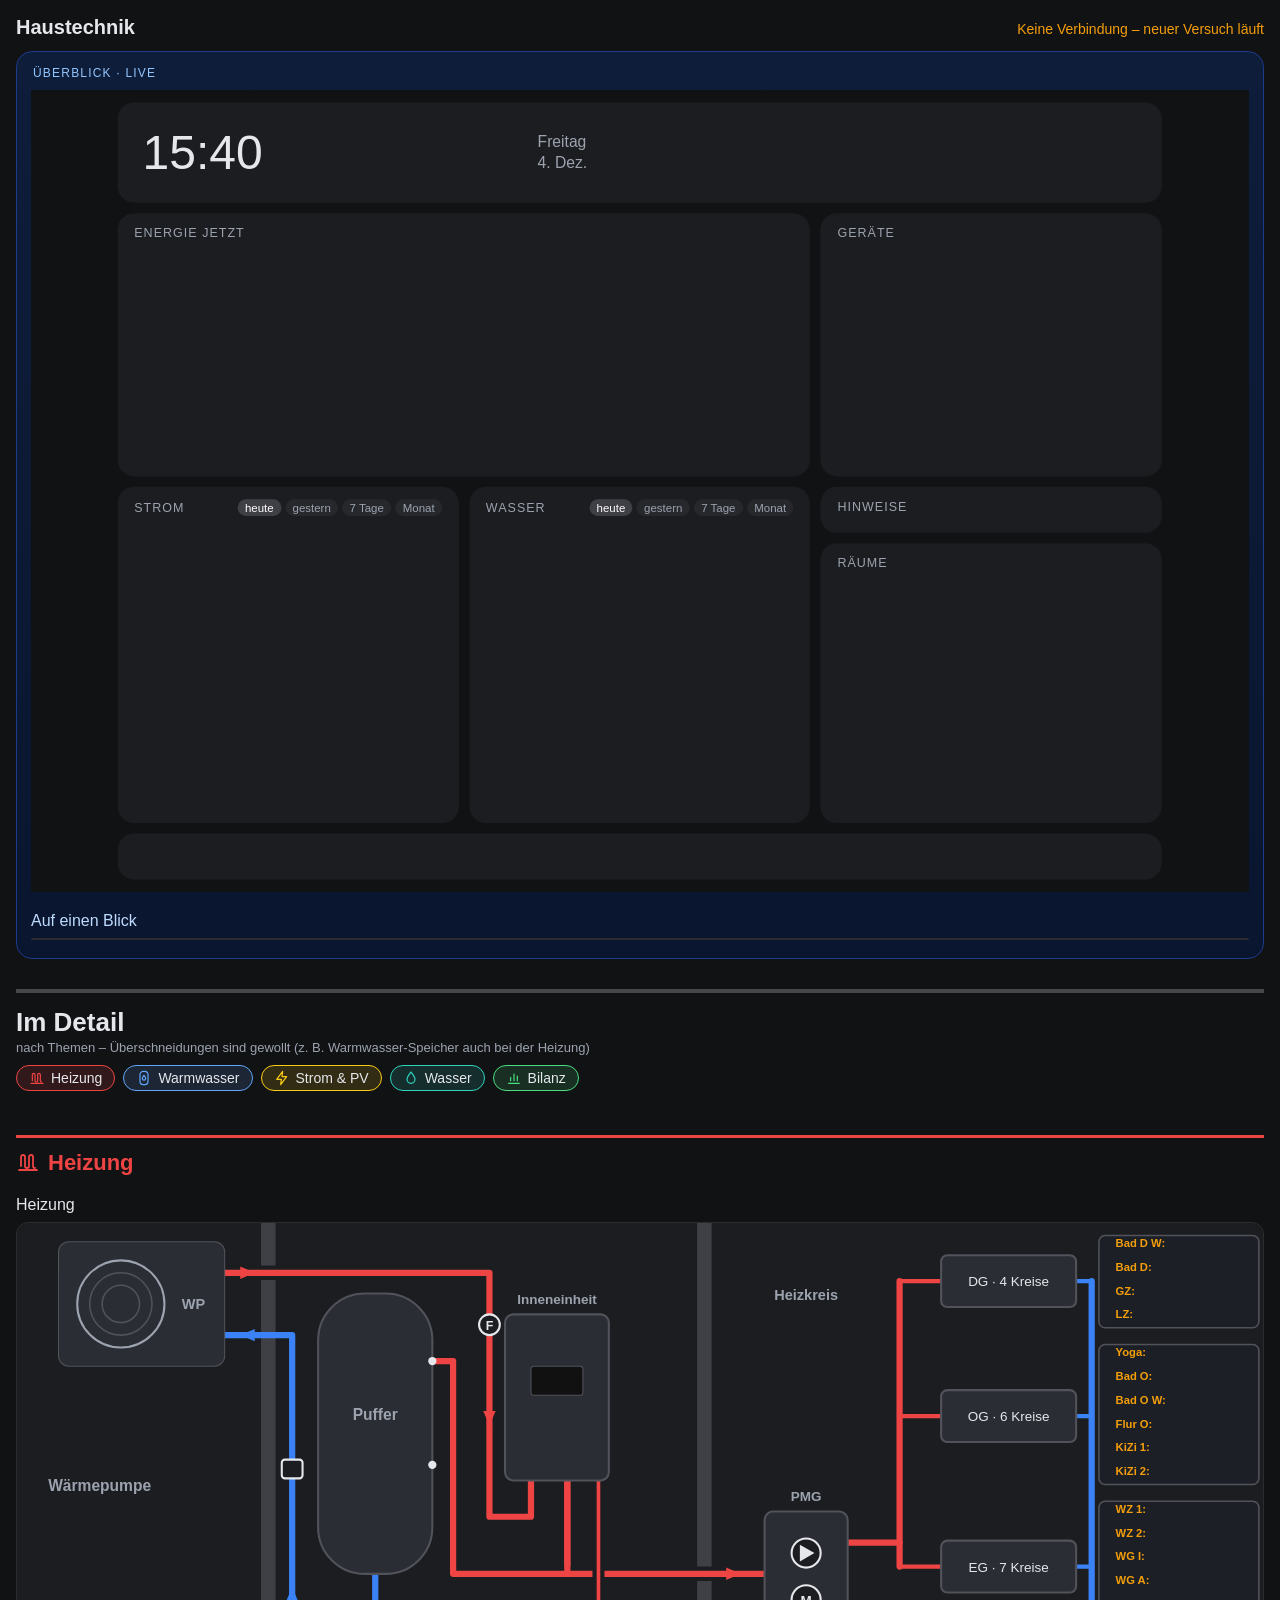
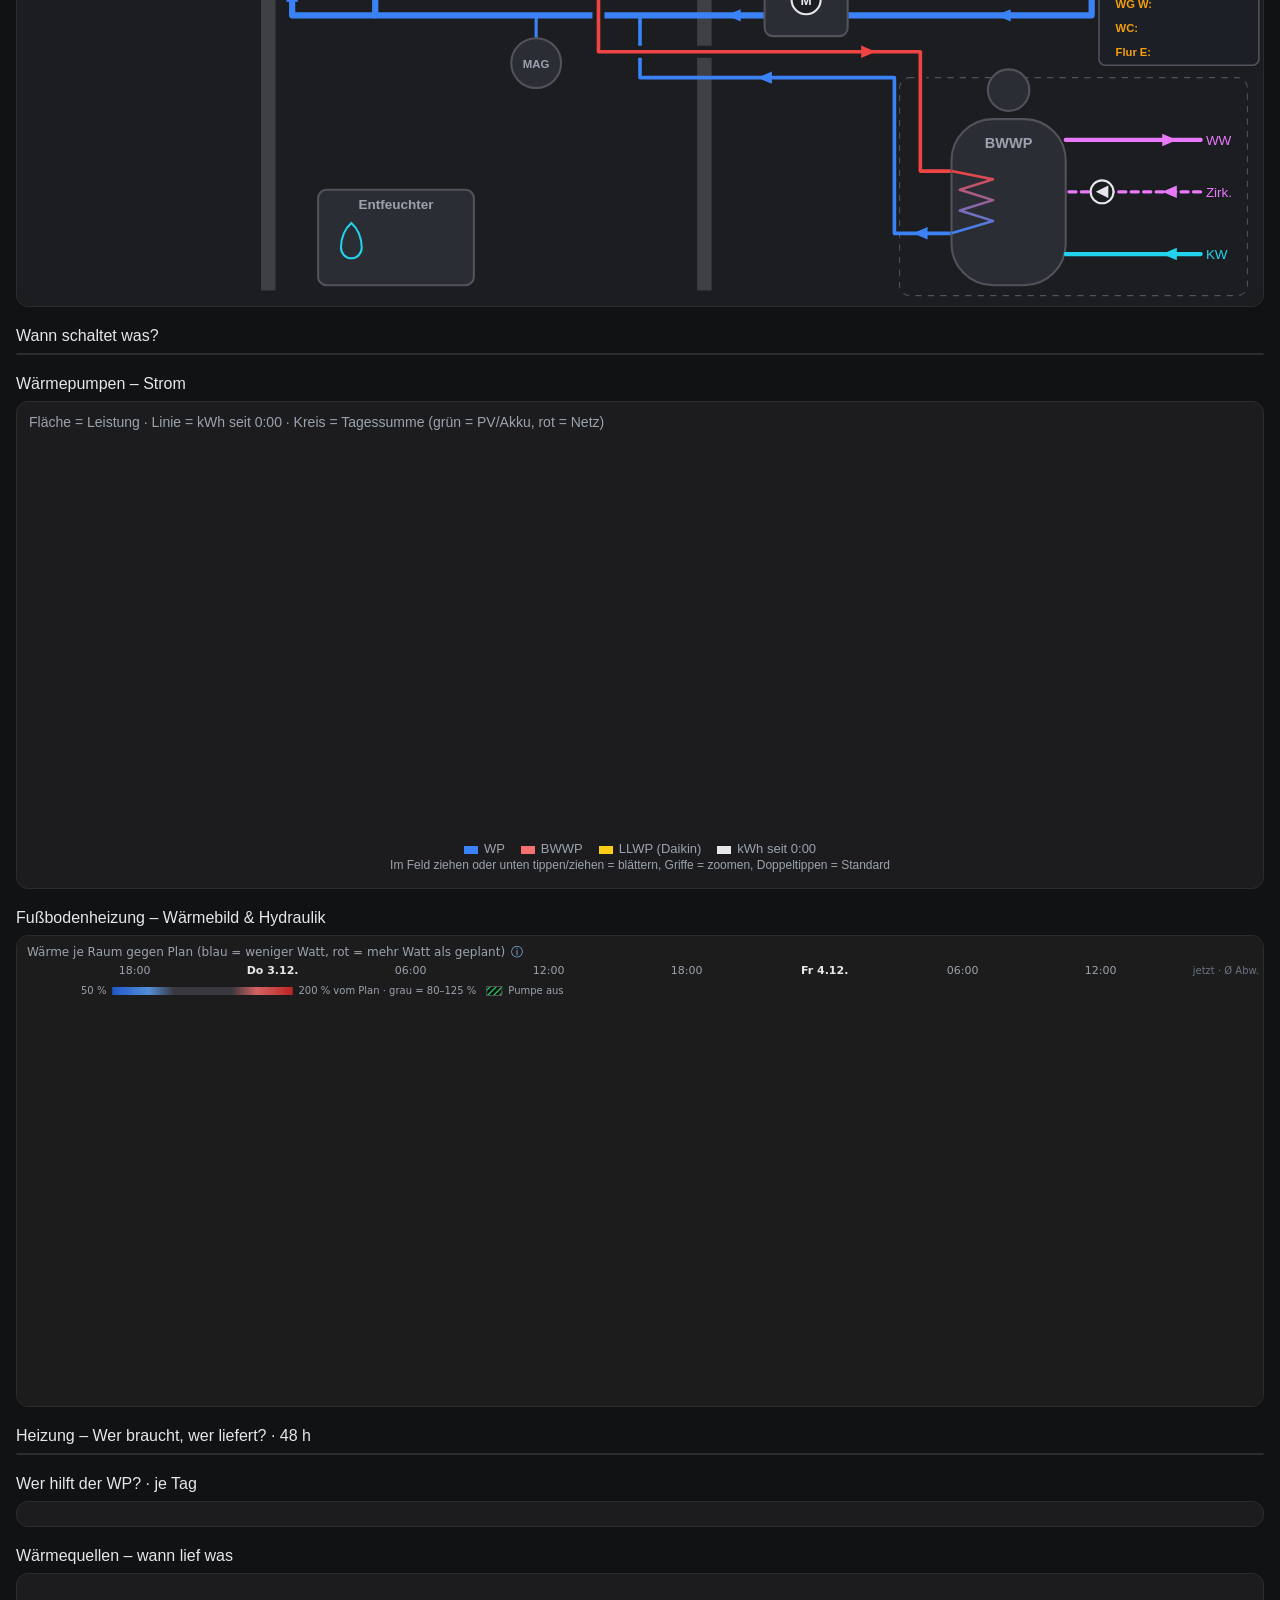
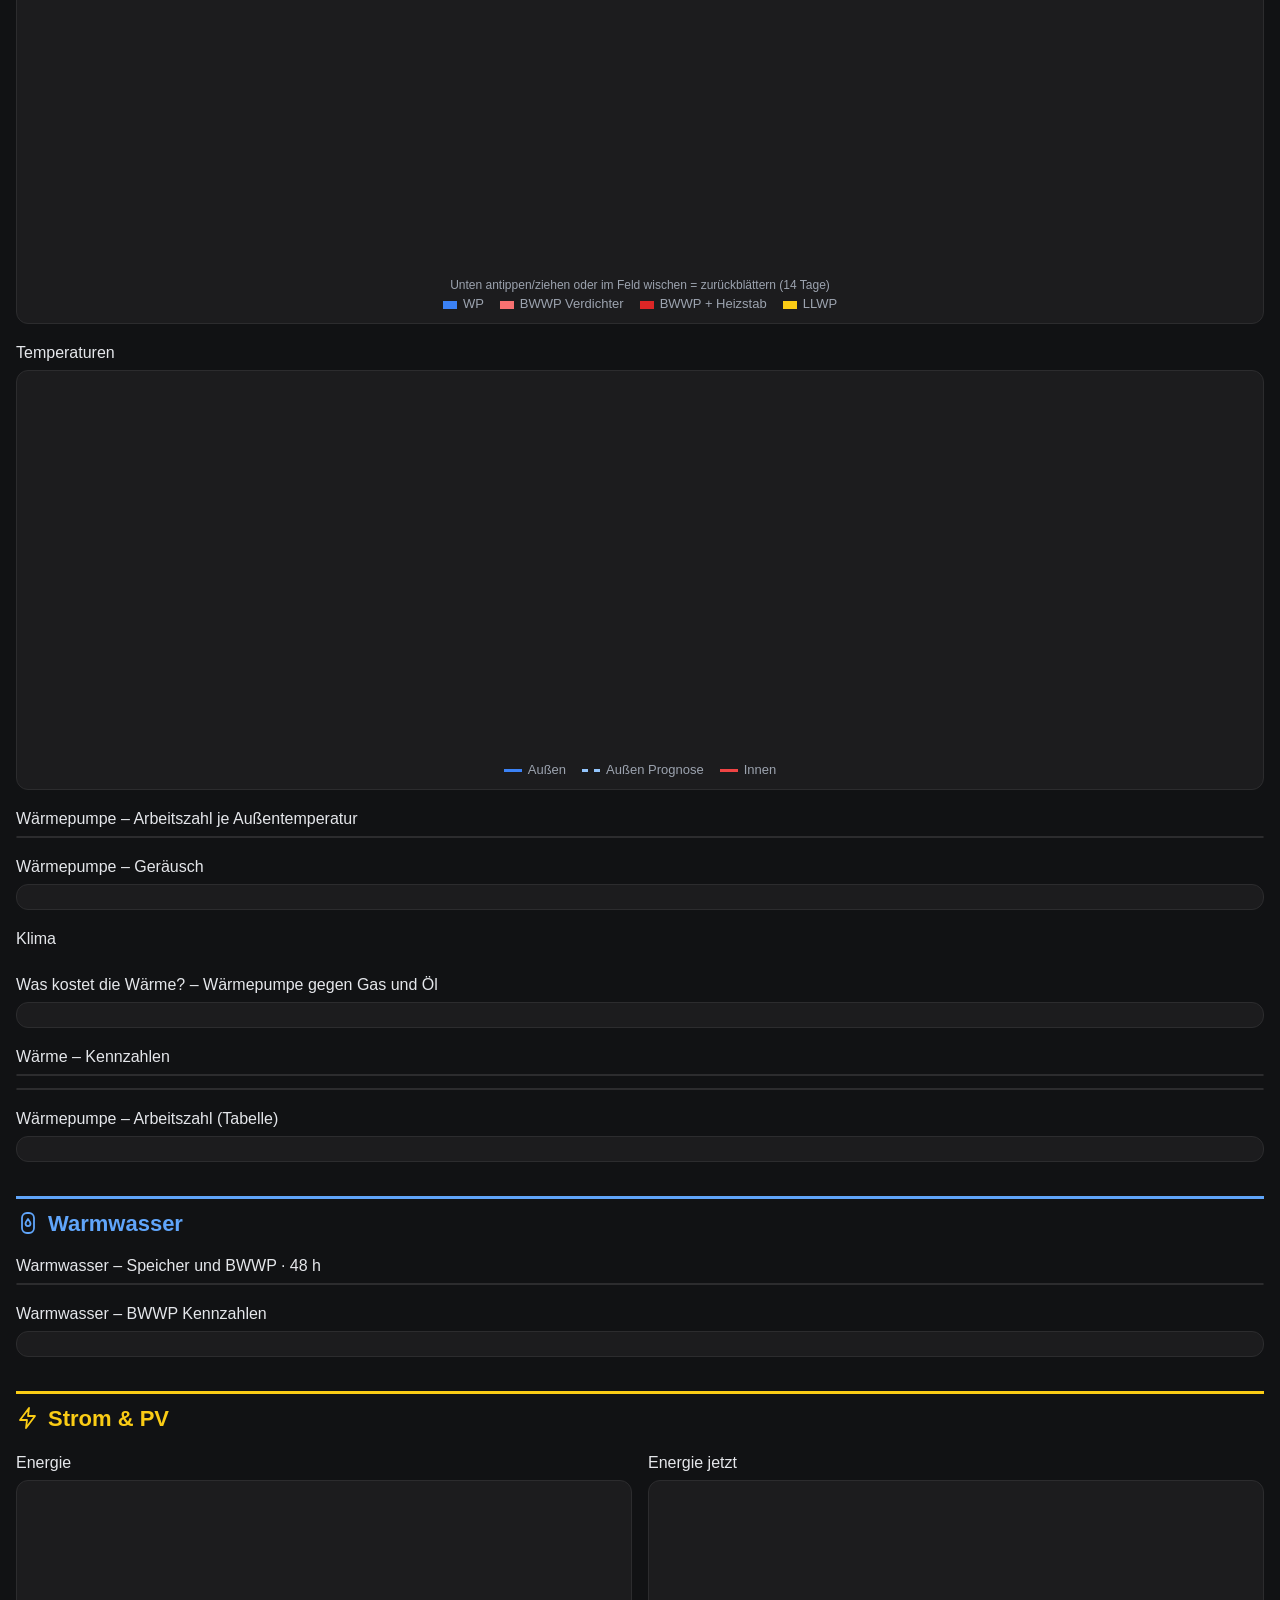
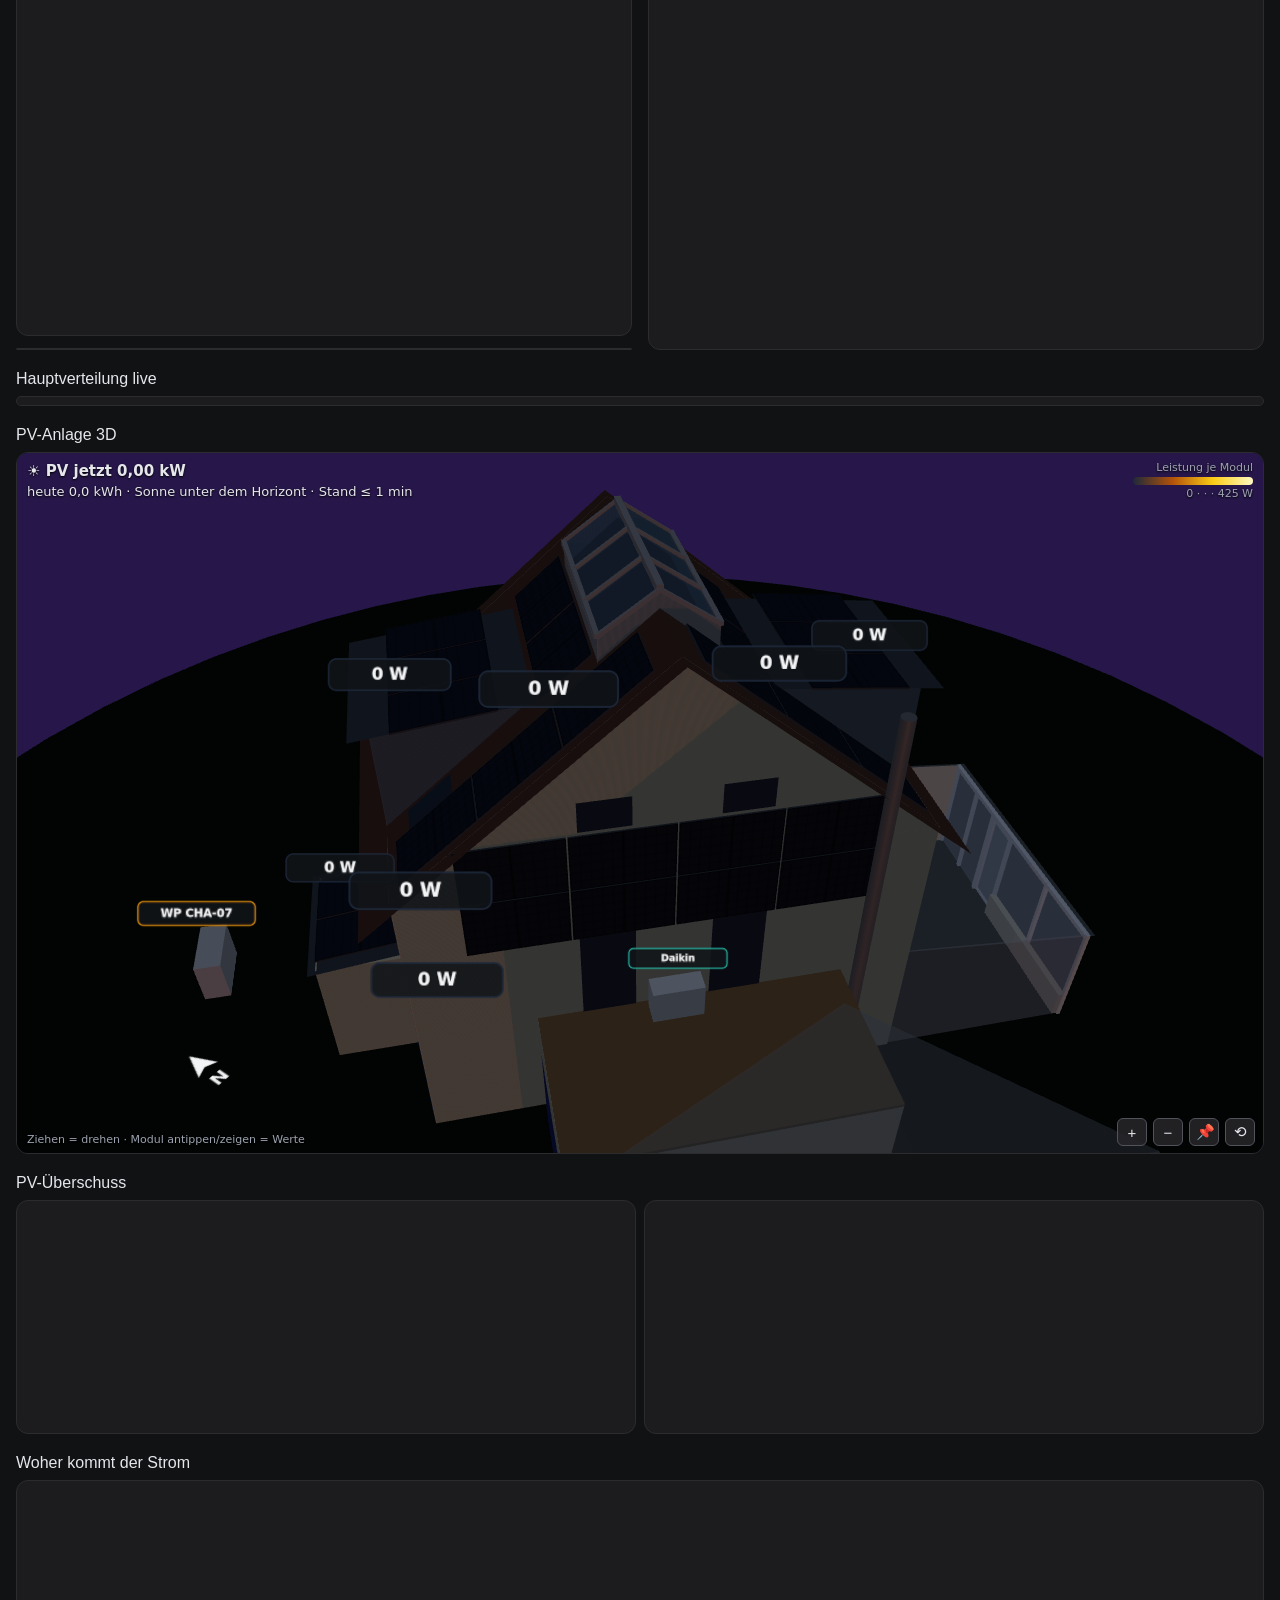
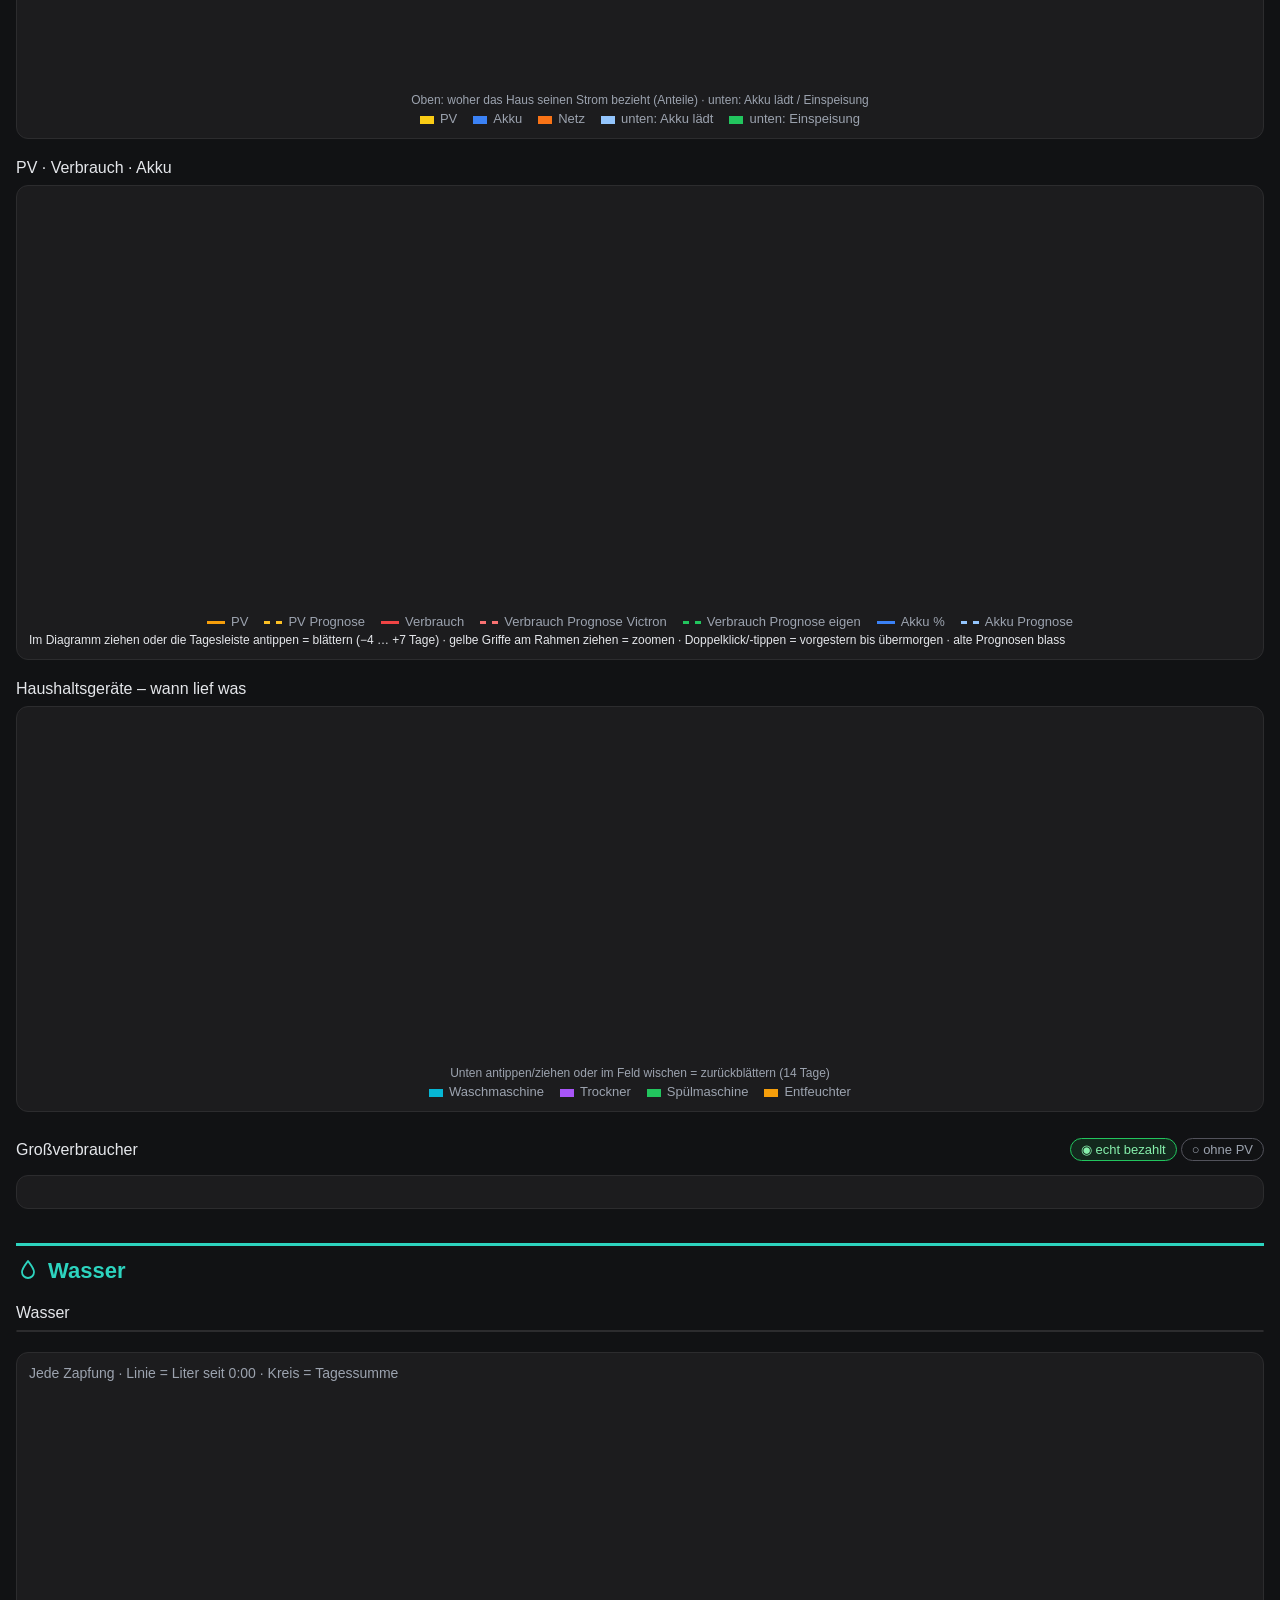
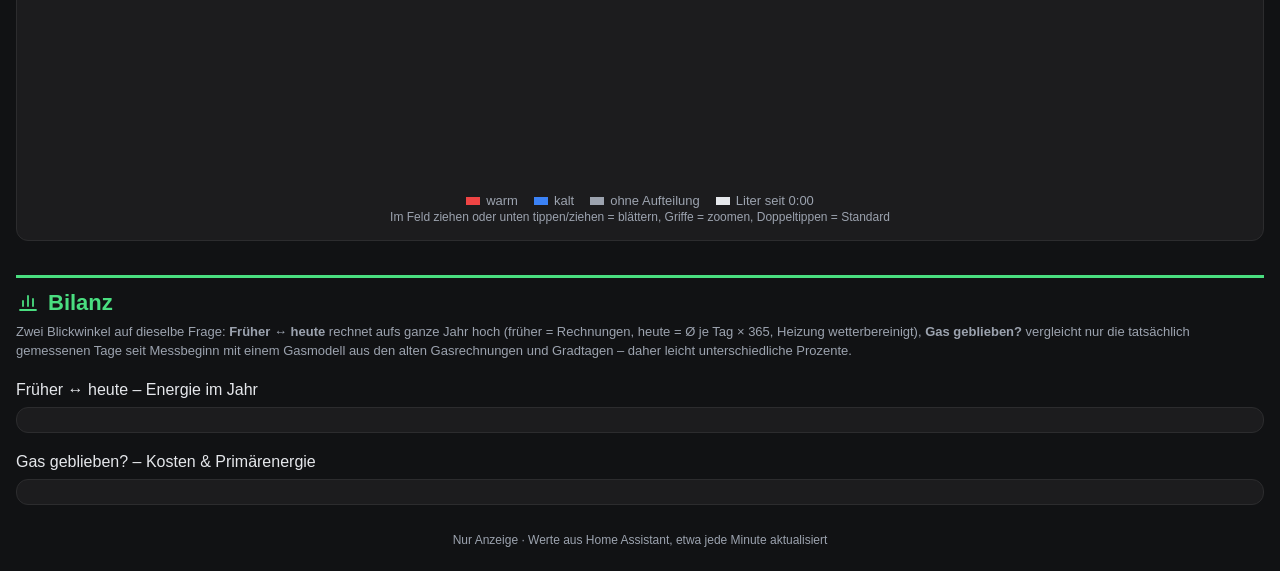
<file: index.html>
<!doctype html>
<html lang="de">
<head>
<meta charset="utf-8">
<meta name="viewport" content="width=device-width, initial-scale=1">
<meta name="robots" content="noindex, nofollow">
<title>Haustechnik</title>
<link rel="stylesheet" href="style.css?v=202611191700">
</head>
<body>
<header>
  <h1>Haustechnik</h1>
  <div id="stand" class="stand">lädt …</div>
</header>
<!-- 13.10.2026: roter Hinweis, wenn data.json älter als 15 min ist (app.js holen) -->
<div id="alt_hinweis" class="alt-hinweis" role="alert" hidden></div>

<main>
  <!-- 22.10.2026 (Nutzer): erster Blick = blaues Band (Küchen-Panel live + „Auf einen Blick“), darunter der zweite Blick nach Kategorien -->
  <div class="ueb-band">
    <div class="ueb-band-titel">Überblick · live</div>

  <!-- 16.10.2026 (Nutzer): Küchen-Ansicht wie im Dashboard (iPad-Startseite), ohne Haustür/Schloss -->
  <section class="kueche-sek">
    <vgs-kueche-card id="kueche" ohne-tuer></vgs-kueche-card>
  </section>

  <!-- 09.10.2026: Tagesbericht-Zeile (Blickfang, Daten d.tb), Antippen → Bild unten -->
  <div id="tb_zeile" class="tbz" hidden></div>


  <!-- 12.11.2026 (Nutzer, Variante A): „Auf einen Blick“ = Startkachel Wärme | Strom (lib/vgs_kennzahlen.js teil start, Daten verlauf.json fw.kpi); Kacheln + Flammen-Liste jetzt im Wärme-Bereich -->
  <section>
    <h2>Auf einen Blick</h2>
    <vgs-kennzahlen-card id="kz_start" class="kz-karte"></vgs-kennzahlen-card>
  </section>
  </div>

  <div class="detail-kopf">
    <div class="detail-titel" role="heading" aria-level="1">Im Detail</div>
    <div class="detail-sub">nach Themen – Überschneidungen sind gewollt (z. B. Warmwasser-Speicher auch bei der Heizung)</div>
  </div>
  <!-- 19.11.2026 (Nutzer): Linien-Icons wie „Wann schaltet was?“ statt Emoji in Sprungleiste + Kategorie-Titeln -->
  <nav class="sprung"><a href="#k_heizung" style="--k:#ef4444"><svg class="ico" viewBox="0 0 24 24" fill="none" stroke-width="1.8" stroke-linecap="round" stroke-linejoin="round" aria-hidden="true"><path d="M3 20h18"/><path d="M5 16V7a2 2 0 0 1 4 0v9a2 2 0 0 0 4 0V7a2 2 0 0 1 4 0v9a2 2 0 0 0 2 2"/></svg>Heizung</a><a href="#k_ww" style="--k:#60a5fa"><svg class="ico" viewBox="0 0 24 24" fill="none" stroke-width="1.8" stroke-linecap="round" stroke-linejoin="round" aria-hidden="true"><rect x="6" y="2" width="12" height="20" rx="5"/><path d="M12 8c1.5 2 2.5 3.2 2.5 4.6a2.5 2.5 0 0 1-5 0c0-1.4 1-2.6 2.5-4.6z"/></svg>Warmwasser</a><a href="#k_strom" style="--k:#facc15"><svg class="ico" viewBox="0 0 24 24" fill="none" stroke-width="1.8" stroke-linecap="round" stroke-linejoin="round" aria-hidden="true"><path d="M13 2 4 14h7l-1 8 9-12h-7z"/></svg>Strom &amp; PV</a><a href="#k_wasser" style="--k:#2dd4bf"><svg class="ico" viewBox="0 0 24 24" fill="none" stroke-width="1.8" stroke-linecap="round" stroke-linejoin="round" aria-hidden="true"><path d="M12 3c3 4 6 7.5 6 11a6 6 0 0 1-12 0c0-3.5 3-7 6-11z"/></svg>Wasser</a><a href="#k_bilanz" style="--k:#4ade80"><svg class="ico" viewBox="0 0 24 24" fill="none" stroke-width="1.8" stroke-linecap="round" stroke-linejoin="round" aria-hidden="true"><path d="M4 20h16"/><path d="M7 16v-5M12 16V6M17 16V9"/></svg>Bilanz</a></nav>

  <div class="kat" id="k_heizung" style="--k:#ef4444">
    <div class="kat-titel" role="heading" aria-level="2"><svg class="ico" viewBox="0 0 24 24" fill="none" stroke-width="1.8" stroke-linecap="round" stroke-linejoin="round" aria-hidden="true"><path d="M3 20h18"/><path d="M5 16V7a2 2 0 0 1 4 0v9a2 2 0 0 0 4 0V7a2 2 0 0 1 4 0v9a2 2 0 0 0 2 2"/></svg>Heizung</div>

  <!-- 13.11.2026 (Nutzer): Reihenfolge wie Reiter Heizung – erst alle Geräte, dann Grafiken WP → LLWP, Zahlen am Ende -->
  <section>
    <h2>Heizung</h2>
    <div class="karte schema-karte">
      <div id="schema" class="schema">
        <img src="img/schema_bg.svg?v=56" alt="Anlagenschema" class="bg">
        <div id="overlays"></div>
        <div id="werte"></div>
      </div>
    </div>
  </section>
  <section>
    <h2>Wann schaltet was?</h2>
    <div class="karte schwellen-karte"><vgs-schwellen-card id="schwellen"></vgs-schwellen-card></div>
  </section>
  <section>
    <h2>Wärmepumpen – Strom</h2>
    <div class="karte"><h3 style="margin:0 0 4px">Fläche = Leistung · Linie = kWh seit 0:00 · Kreis = Tagessumme (grün = PV/Akku, rot = Netz)</h3>
      <svg id="wpf" viewBox="0 0 1000 330" class="zeitleiste" aria-label="Wärmepumpen – Strom, 14 Tage"></svg>
      <div class="prog-legende"><span class="l" style="--c:#3b82f6">WP</span><span class="l" style="--c:#f87171">BWWP</span><span class="l" style="--c:#facc15">LLWP (Daikin)</span><span class="l" style="--c:#e5e7eb">kWh seit 0:00</span></div>
      <div class="zl-hinweis">Im Feld ziehen oder unten tippen/ziehen = blättern, Griffe = zoomen, Doppeltippen = Standard</div></div>
  </section>
  <!-- 22.10.2026 (Nutzer): FBH-Wärmebild & Hydraulik wieder auf der Website (Daten verlauf.json fh); 14.11.2026 nach „Wärmepumpen – Strom“ verschoben -->
  <section>
    <h2>Fußbodenheizung – Wärmebild &amp; Hydraulik</h2>
    <div class="karte" style="padding:0;overflow:hidden"><iframe src="fbh_waermebild.html?v=202611281243" title="Wärmebild Fußbodenheizung" class="fbhbild" loading="lazy"></iframe></div>
  </section>
  <!-- 16.11.2026 (Nutzer): Heizung – Wer braucht, wer liefert? (lib/vgs_heizbedarf.js wie Dashboard, Daten heizung.json) -->
  <section>
    <h2>Heizung – Wer braucht, wer liefert? · 48 h</h2>
    <div class="karte" style="padding:0"><vgs-heizbedarf-card id="hb_karte"></vgs-heizbedarf-card></div>
  </section>
  <!-- 13.11.2026 (Nutzer): „Wer hilft der WP?“ je Tag (verlauf.json wh, app.js zeigeWerHilft) -->
  <section>
    <h2>Wer hilft der WP? · je Tag</h2>
    <div class="karte"><div id="wh_box" class="md-tab"></div></div>
  </section>
  <section>
    <h2>Wärmequellen – wann lief was</h2>
    <div class="karte">
      <svg id="zeitleiste" viewBox="0 0 1000 190" class="zeitleiste" aria-label="Laufzeiten WP, BWWP, LLWP"></svg>
      <svg id="zeitleiste_ueb" viewBox="0 0 1000 42" class="zeitleiste zl-ueb" aria-label="14 Tage – antippen oder ziehen"></svg>
      <div class="zl-hinweis">Unten antippen/ziehen oder im Feld wischen = zurückblättern (14 Tage) <button id="zeitleiste_jetzt" class="zl-jetzt" hidden>↦ Jetzt</button></div>
      <div class="prog-legende"><span class="l" style="--c:#3b82f6">WP</span><span class="l" style="--c:#f87171">BWWP Verdichter</span><span class="l" style="--c:#dc2626">BWWP + Heizstab</span><span class="l" style="--c:#facc15">LLWP</span></div>
    </div>
  </section>
  <section>
    <h2>Temperaturen</h2>
    <div class="karte">
      <svg id="tempkurve" viewBox="0 0 1000 300" class="progkurve" aria-label="Innen- und Außentemperatur mit Vorhersage"></svg>
      <div class="prog-legende"><span class="l au">Außen</span><span class="l aup">Außen Prognose</span><span class="l in">Innen</span></div>
    </div>
  </section>
  <section>
    <h2>Wärmepumpe – Arbeitszahl je Außentemperatur</h2>
    <vgs-kennzahlen-card id="kz_punkte" class="kz-karte"></vgs-kennzahlen-card>
  </section>
  <!-- 23.10.2026 (Nutzer): WP-Geräusch – geschätzter Pegel aus der Verdichterleistung (packages/wp_schall.yaml), Daten data.json + verlauf.json ws -->
  <section>
    <h2>Wärmepumpe – Geräusch</h2>
    <div class="karte"><div id="ws_box" class="md-tab"></div></div>
  </section>
  <section>
    <h2>Klima</h2>
    <div id="klima" class="raster drei"></div>
  </section>
  <!-- 15.11.2026 (Nutzer, Kundenfragen): Wärmekosten heute/gestern/Monat – WP gegen Gas/Öl (lib/vgs_waermekosten.js, Daten verlauf.json wk) -->
  <section>
    <h2>Was kostet die Wärme? – Wärmepumpe gegen Gas und Öl</h2>
    <div class="karte"><vgs-waermekosten-card id="wk_karte"></vgs-waermekosten-card></div>
  </section>
  <section>
    <h2>Wärme – Kennzahlen</h2>
    <vgs-kennzahlen-card id="kz_kacheln" class="kz-karte"></vgs-kennzahlen-card>
    <vgs-kennzahlen-card id="kz_faktor" class="kz-karte"></vgs-kennzahlen-card>
  </section>
  <section>
    <h2>Wärmepumpe – Arbeitszahl (Tabelle)</h2>
    <div class="karte"><div id="az_tab" class="md-tab"></div></div>
  </section>
  </div>
<div class="kat" id="k_ww" style="--k:#60a5fa">
    <div class="kat-titel" role="heading" aria-level="2"><svg class="ico" viewBox="0 0 24 24" fill="none" stroke-width="1.8" stroke-linecap="round" stroke-linejoin="round" aria-hidden="true"><rect x="6" y="2" width="12" height="20" rx="5"/><path d="M12 8c1.5 2 2.5 3.2 2.5 4.6a2.5 2.5 0 0 1-5 0c0-1.4 1-2.6 2.5-4.6z"/></svg>Warmwasser</div>


  <!-- 15.11.2026 (Nutzer): Warmwasser in einer Grafik – Temperaturen + BWWP-Leistung (lib/vgs_bwwp_temp.js wie Dashboard, Daten verlauf.json bw) -->
  <section>
    <h2>Warmwasser – Speicher und BWWP · 48 h</h2>
    <div class="karte" style="padding:0"><vgs-bwwp-temp-card id="bwt_karte"></vgs-bwwp-temp-card></div>
  </section>
  <!-- 22.10.2026 (Nutzer): BWWP-Kennzahlen (web_texte.yaml bwwp_md → verlauf.json fw.bwwp) -->
  <section>
    <h2>Warmwasser – BWWP Kennzahlen</h2>
    <div class="karte"><div id="bwwp_tab" class="md-tab"></div></div>
  </section>
  </div>

  <div class="kat" id="k_strom" style="--k:#facc15">
    <div class="kat-titel" role="heading" aria-level="2"><svg class="ico" viewBox="0 0 24 24" fill="none" stroke-width="1.8" stroke-linecap="round" stroke-linejoin="round" aria-hidden="true"><path d="M13 2 4 14h7l-1 8 9-12h-7z"/></svg>Strom &amp; PV</div>


  <!-- 21.10.2026 (Nutzer): Stromzähler unter den Energiefluss (linke Spalte), beide Spalten schließen unten bündig ab -->
  <div class="zwei buendig">
    <section>
      <h2>Energie</h2>
      <div class="karte wachsen">
        <svg id="fluss" viewBox="0 0 480 345" class="fluss" aria-label="Energiefluss"></svg>
        <div id="verbraucher" class="ausserdem"></div>
      </div>
      <div class="karte" style="padding:0;margin-top:12px"><vgs-zaehler-card id="zaehler_strom"></vgs-zaehler-card></div>
    </section>
    <section>
      <h2>Energie jetzt</h2>
      <!-- 21.10.2026 (Nutzer): „Energie jetzt“ + Last je Phase aus der Küchenkarte (Teil-Modus) statt Phasen-Kacheln -->
      <vgs-kueche-card id="kueche_energie" class="wachsen" teil="energie" ohne-tuer ohne-phasen></vgs-kueche-card>
    </section>
  </div>



  <!-- 01.11.2026 (Nutzer): Hauptverteilung live wie im Dashboard (Übersicht vor PV-Anlage 3D), Daten kueche.json „hv“ (sensor.hv_live) -->
  <section>
    <h2>Hauptverteilung live</h2>
    <div class="karte" style="padding:4px"><vgs-hv-card id="hv"></vgs-hv-card></div>
  </section>

  <section>
    <h2>PV-Anlage 3D</h2>
    <div class="karte" style="padding:0;overflow:hidden"><iframe src="pv3d.html?v=202611271748" title="PV-Anlage 3D" class="pv3d" loading="lazy"></iframe></div>
  </section>


  <section>
    <h2>PV-Überschuss</h2>
    <div class="raster zwei-fest pv-zeile">
      <div class="karte"><svg id="pvtacho" viewBox="0 0 200 130" class="tacho" aria-label="ungenutzter PV-Strom"></svg></div>
      <div class="karte" id="pvtext"></div>
    </div>
  </section>


  <section>
    <h2>Woher kommt der Strom</h2>
    <div class="karte">
      <svg id="herkunft" viewBox="0 0 1000 162" class="zeitleiste" aria-label="Stromherkunft: oben Haus bezieht PV/Akku/Netz, unten Akku lädt/Einspeisung"></svg>
      <div class="zl-hinweis">Oben: woher das Haus seinen Strom bezieht (Anteile) · unten: Akku lädt / Einspeisung</div>
      <div class="prog-legende"><span class="l" style="--c:#facc15">PV</span><span class="l" style="--c:#3b82f6">Akku</span><span class="l" style="--c:#f97316">Netz</span><span class="l" style="--c:#93c5fd">unten: Akku lädt</span><span class="l" style="--c:#22c55e">unten: Einspeisung</span></div>
    </div>
  </section>


  <section>
    <h2>PV · Verbrauch · Akku</h2>
    <div class="karte">
      <div id="progtext" hidden></div>
      <svg id="progkurve" viewBox="0 0 1000 330" class="progkurve" aria-label="PV und Verbrauch: Ist und Prognose"></svg>
      <div class="prog-legende"><span class="l pv">PV</span><span class="l pvp">PV Prognose</span><span class="l vb">Verbrauch</span><span class="l vbp">Verbrauch Prognose Victron</span><span class="l vbe">Verbrauch Prognose eigen</span><span class="l soc">Akku %</span><span class="l socp">Akku Prognose</span></div>
      <div class="grau" style="font-size:12px;margin-top:4px">Im Diagramm ziehen oder die Tagesleiste antippen = blättern (−4 … +7 Tage) · gelbe Griffe am Rahmen ziehen = zoomen · Doppelklick/-tippen = vorgestern bis übermorgen · alte Prognosen blass</div>
    </div>
  </section>


  <section>
    <h2>Haushaltsgeräte – wann lief was</h2>
    <div class="karte">
      <svg id="zeitleiste2" viewBox="0 0 1000 230" class="zeitleiste" aria-label="Laufzeiten Haushaltsgeräte"></svg>
      <svg id="zeitleiste2_ueb" viewBox="0 0 1000 48" class="zeitleiste zl-ueb" aria-label="14 Tage – antippen oder ziehen"></svg>
      <div class="zl-hinweis">Unten antippen/ziehen oder im Feld wischen = zurückblättern (14 Tage) <button id="zeitleiste2_jetzt" class="zl-jetzt" hidden>↦ Jetzt</button></div>
      <div class="prog-legende"><span class="l" style="--c:#06b6d4">Waschmaschine</span><span class="l" style="--c:#a855f7">Trockner</span><span class="l" style="--c:#22c55e">Spülmaschine</span><span class="l" style="--c:#f59e0b">Entfeuchter</span></div>
    </div>
  </section>
  <!-- 22.10.2026 (Nutzer): „Wann starten?“ entfernt – steht schon im Küchen-Panel oben (Geräte-Ampel); lib/vgs_wann.js bleibt geladen -->


  <section>
    <h2 class="gv-kopf">Großverbraucher <span class="gv-um" id="gv_um"><button data-m="echt" class="an">echt bezahlt</button><button data-m="ohne">ohne PV</button></span></h2>
    <div class="karte gross-karte"><div class="scroll"><table class="tab gross" id="gross"></table></div>
      <div class="fuss" id="gross_fuss"></div></div>
  </section>
  </div>

  <div class="kat" id="k_wasser" style="--k:#2dd4bf">
    <div class="kat-titel" role="heading" aria-level="2"><svg class="ico" viewBox="0 0 24 24" fill="none" stroke-width="1.8" stroke-linecap="round" stroke-linejoin="round" aria-hidden="true"><path d="M12 3c3 4 6 7.5 6 11a6 6 0 0 1-12 0c0-3.5 3-7 6-11z"/></svg>Wasser</div>


  <section>
    <h2>Wasser</h2>
    <div class="karte" style="padding:0;margin-bottom:10px"><vgs-zaehler-card id="zaehler_wasser"></vgs-zaehler-card></div>
    <div id="wasser" class="raster drei-fest"></div>
    <div class="karte" style="margin-top:10px"><h3 style="margin:0 0 4px">Jede Zapfung · Linie = Liter seit 0:00 · Kreis = Tagessumme</h3>
      <svg id="wf" viewBox="0 0 1000 330" class="zeitleiste" aria-label="Wasser – jede Zapfung, 14 Tage"></svg>
      <div class="prog-legende"><span class="l" style="--c:#ef4444">warm</span><span class="l" style="--c:#3b82f6">kalt</span><span class="l" style="--c:#9ca3af">ohne Aufteilung</span><span class="l" style="--c:#e5e7eb">Liter seit 0:00</span></div>
      <div class="zl-hinweis">Im Feld ziehen oder unten tippen/ziehen = blättern, Griffe = zoomen, Doppeltippen = Standard</div></div>
  </section>
  </div>

  <div class="kat" id="k_bilanz" style="--k:#4ade80">
    <div class="kat-titel" role="heading" aria-level="2"><svg class="ico" viewBox="0 0 24 24" fill="none" stroke-width="1.8" stroke-linecap="round" stroke-linejoin="round" aria-hidden="true"><path d="M4 20h16"/><path d="M7 16v-5M12 16V6M17 16V9"/></svg>Bilanz</div>
  <div class="kat-hinweis">Zwei Blickwinkel auf dieselbe Frage: <b>Früher ↔ heute</b> rechnet aufs ganze Jahr hoch (früher = Rechnungen, heute = Ø je Tag × 365, Heizung wetterbereinigt), <b>Gas geblieben?</b> vergleicht nur die tatsächlich gemessenen Tage seit Messbeginn mit einem Gasmodell aus den alten Gasrechnungen und Gradtagen – daher leicht unterschiedliche Prozente.</div>


  <!-- 22.10.2026 (Nutzer): Früher ↔ heute wie Reiter Wärme – Torten (lib/vgs_ring.js) + Tabelle aus HA (verlauf.json fv) -->
  <section>
    <h2>Früher ↔ heute – Energie im Jahr</h2>
    <div class="karte"><div class="ringe"><vgs-ring-card id="ring_frueher"></vgs-ring-card><vgs-ring-card id="ring_heute"></vgs-ring-card></div>
      <div id="frueher_tab" class="md-tab"></div></div>
  </section>


  <!-- 22.10.2026 (Nutzer): Gasvergleich + Heiz-AZ (Tabellen fertig aus HA, web_texte.yaml → verlauf.json fw) -->
  <section>
    <h2>Gas geblieben? – Kosten &amp; Primärenergie</h2>
    <div class="karte"><div id="gas_tab" class="md-tab"></div></div>
  </section>


  <section id="tb_sek" hidden>
    <h2>Tagesbericht</h2>
    <div class="karte" style="padding:0;overflow:hidden"><img id="tb_bild" alt="Tagesbericht" style="display:block;width:100%;max-width:600px;margin:0 auto" loading="lazy"></div>
  </section>
  </div>

</main>

<footer>Nur Anzeige · Werte aus Home Assistant, etwa jede Minute aktualisiert</footer>
<script src="lib/vgs_bwwp_temp.js?v=202611280146"></script>
<script src="lib/vgs_heizbedarf.js?v=202611280052"></script>
<script src="lib/vgs_waermekosten.js?v=202611151514"></script>
<script src="lib/vgs_schwellen.js?v=202611281419"></script>
<script src="lib/vgs_wann.js?v=202611011239"></script>
<script src="lib/vgs_zaehler.js?v=202610061700"></script>
<script src="lib/vgs_kennzahlen.js?v=202611171542"></script>
<script src="lib/vgs_ring.js?v=202610221238"></script>
<script src="lib/vgs_kueche.js?v=202611280102"></script>
<script src="lib/vgs_hv.js?v=202611061730"></script>
<script src="app.js?v=202611280059"></script>
</body>
</html>
</file>
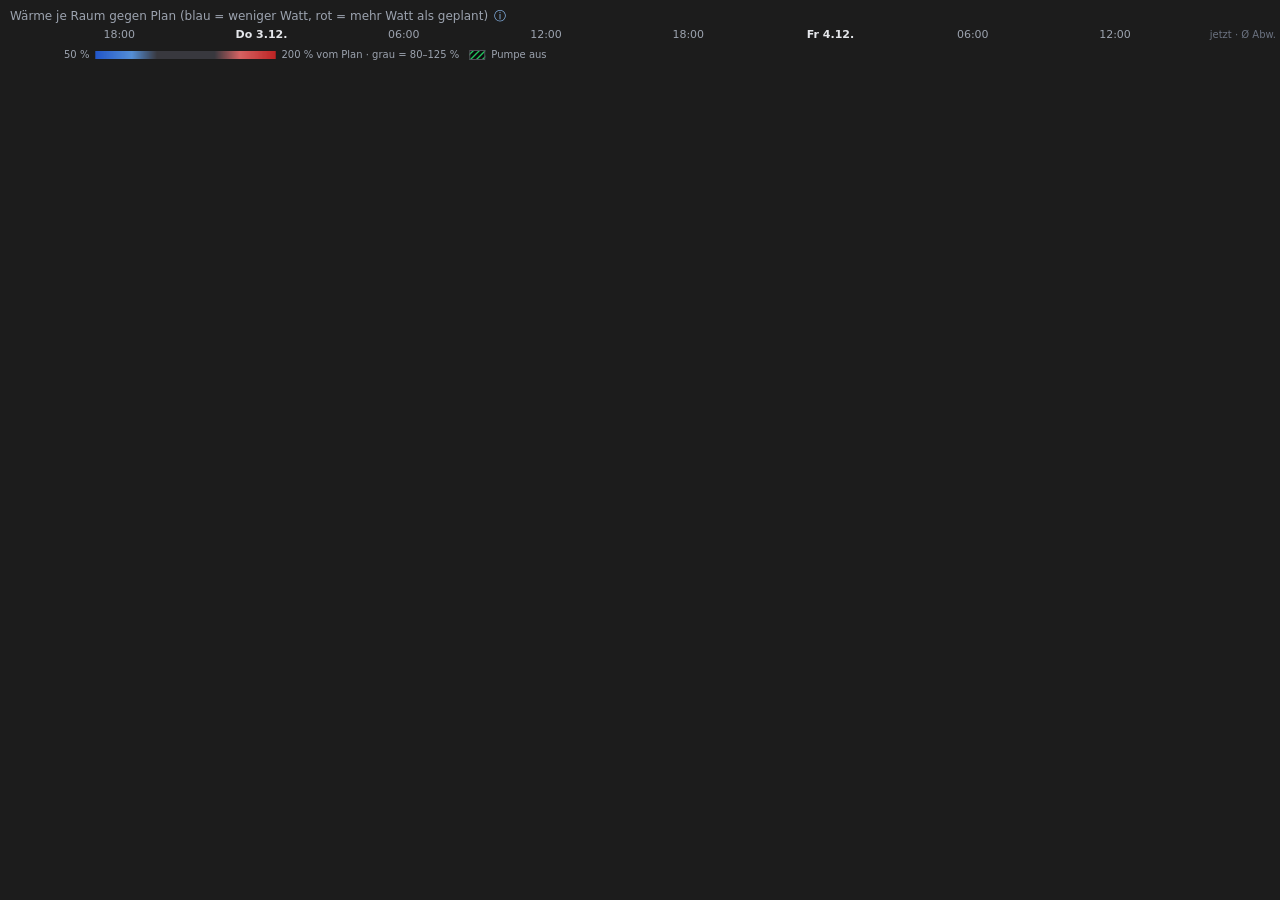
<file: fbh_waermebild.html>
<!doctype html>
<html lang="de">
<head>
<meta charset="utf-8">
<meta name="viewport" content="width=device-width, initial-scale=1">
<title>FBH Wärmebild</title>
<!-- Fußbodenheizung: Rücklauf je Kreis als Wärmebild (30.09.2026). Zeilen = Kreise aus sensor.fbh_kreise (packages/fbh.yaml),
     Spalten = 10-min-Abschnitte. Modus „Abweichung“: Kreis-RL minus gemeinsamer RL an der PMG (blau = kälter = zu wenig
     Durchfluss/langes Rohr, rot = wärmer = zu viel Durchfluss), grau = am Mittel ±0,4 K, grün-schwarz schraffiert = Heizkreispumpe aus, gelb-schwarz = Ventil zu (2PM) (seit 03.11.2026). Modus „Temperatur“: 20–35 °C.
     Daten live aus dem Elternfenster (HA-iframe, gleiche Herkunft): history/history_during_period, 14 Tage.
     Bedienung wie die übrigen Leisten: im Feld ziehen = blättern, Leiste unten: Rahmen ziehen = verschieben, gelbe Griffe =
     zoomen, daneben tippen = springen, Doppelklick/-tippen = Standard (48 h bis jetzt).
     15.10.2026 (Nutzer, Skizze 14.10.): Wärmebild + Hydraulik in einer Kachel. Desktop (≥ 560 px) = Variante A: rechts je Kreis
     RL jetzt, Spreizung (Median Messnächte), Röhrchen Ist/Soll, je Raum Versorgungs-Leiste + Summenzeile „gibt ab · Bedarf“.
     iPhone = Variante B: Wärmebild wie bisher + Punkt = Versorgung des Raums, Kreisname/Punkt antippen = Raum-Bilanz auf/zu.
     Rechnung wie die Markdown-Karte „Hydraulik – Soll und Ist je Raum“ (gibt ab = Röhrchen × Spreizung × 69,78 W je l/min·K,
     Bedarf = JOCO-Heizlast −16 °C linear auf Ø außen der Messnächte). Fußzeile: Messfenster + „Kreis in der Nacht zugegangen“
     (ersetzt die Tabelle „⚖️ Abgleich – Messnächte“). Die Kachel passt ihre Höhe selbst an (Zeilen der HA-Section). -->
<style>
  :root { --bg: #1c1c1c; --fg: #e5e7eb; --grau: #9ca3af; }
  html, body { margin: 0; height: 100%; background: var(--bg); color: var(--fg); font: 12px system-ui, -apple-system, sans-serif; overflow: hidden; }
  #kopf { display: flex; align-items: center; gap: 6px; padding: 6px 10px 0; height: 26px; box-sizing: border-box; }
  #kopf .t { color: var(--grau); flex: 0 1 auto; white-space: nowrap; overflow: hidden; text-overflow: ellipsis; }
  #kopf button { background: #27272a; color: var(--fg); border: 1px solid #52525b; border-radius: 6px; padding: 2px 8px; font: inherit; cursor: pointer; }
  #kopf button.an { background: #3f3f46; border-color: #e5e7eb; }
  #jetzt[hidden] { display: none; }
  canvas { display: block; }
  #feld { touch-action: pan-y; cursor: grab; }
  #leiste { touch-action: none; cursor: pointer; }
  #fuss { padding: 2px 10px 6px; color: var(--grau); font-size: 11px; line-height: 1.5; }
  #fuss .ti, #kopf .ti { cursor: help; color: #93c5fd; }
  #tinfo { margin-right: auto; }
  #fuss .ibox { margin-top: 6px; padding: 8px 10px; background: #26262b; border-radius: 8px; color: #d1d5db; }
  #fuss .klein { font-size: 10px; color: #6b7280; }
  #fuss b { color: var(--fg); font-weight: 600; }
  #tip { position: fixed; display: none; pointer-events: none; background: rgba(24,24,27,.97); border: 1px solid #52525b; border-radius: 8px;
         padding: 6px 9px; line-height: 1.45; z-index: 5; white-space: nowrap; }
</style>
</head>
<body>
<div id="kopf"><span class="t" id="titel">Rücklauf je Kreis</span> <span id="tinfo" class="ti" title="">ⓘ</span>
  <button id="jetzt" hidden title="zurück zu jetzt">↦ Jetzt</button>
  <button id="m_abw" class="an" hidden title="Rücklauf je Kreis gegen den Gesamt-Rücklauf an der Pumpe (PMG)">Abweichung</button>
  <button id="m_temp" hidden title="Rücklauftemperatur 20–35 °C">Temperatur</button></div>
<canvas id="feld"></canvas>
<canvas id="leiste"></canvas>
<div id="fuss"></div>
<div id="tip"></div>
<script>
const $ = (id) => document.getElementById(id);
const H48 = 48 * 36e5, TAGE = 14, VL = 'sensor.cmi_hk_vorlauf', RLG = 'sensor.hk_ruecklauf', PU = 'binary_sensor.cmi_hk_pumpe';
const AB = 'binary_sensor.wp_taut_ab';   // 22.11.2026: Abtauen (Dashboard)
// 03.11.2026 (Nutzer): WZ 1/2 + WG I/A/W hängen am Shelly 2PM (O1 WZ, O2 WiGa, Antriebe stromlos zu) → „Ventil zu“ exakt aus dem Schalter
const VENTIL = { 'sensor.rl_wz_1': 'switch.wz_antriebe', 'sensor.rl_wz_2': 'switch.wz_antriebe', 'sensor.rl_wohnzimmer': 'switch.wiga_antriebe',
  'sensor.rl_wz_aussen': 'switch.wiga_antriebe', 'sensor.rl_wz_5': 'switch.wiga_antriebe' };
// 20.11.2026 (Nutzer: „zu in alle Kacheln, auch im Wärmebild“): GZ/LZ exakt über die Minis an der Gira-Phase (gira_anforderung.yaml, off = zu).
// Nur in HA (Verlauf der binary_sensoren); die Website hat dafür noch keine Statistik → dort weiter Schätzung.
const VENTIL_DG = { 'sensor.rl_dg_3': 'binary_sensor.gz_waermeanforderung', 'sensor.rl_dg_4': 'binary_sensor.lz_waermeanforderung',
  'sensor.rl_bad_fussboden': 'binary_sensor.bad_dg_waermeanforderung', 'sensor.rl_bad_wand': 'binary_sensor.bad_dg_waermeanforderung',
  'sensor.rl_og_bad': 'binary_sensor.bad_og_waermeanforderung', 'sensor.rl_og_bad_wand': 'binary_sensor.bad_og_waermeanforderung',
  'sensor.rl_yoga': 'binary_sensor.yoga_waermeanforderung', 'sensor.rl_og_flur': 'binary_sensor.yoga_waermeanforderung' };   // 22.11.2026: HKV OG Minis .147/.124   // 22.11.2026: Bad DG (Mini .60, Kanal 2)
const ventilZu = (e, i) => { const r = daten?.zu?.[VENTIL[e]]; return !!r && r[i] !== null && r[i] < 0.5; };
// 06.11.2026 (Nutzer): „zu?“ für die übrigen Kreise. (a) Emil: RL-Shellys hängen am Thermostat-Strom → Fühler fehlt bei laufender Pumpe = Thermostat zu (exakt).
// (b) Schätzung: RL ≥ 1 K unter dem üblichen Abstand des Kreises zum Mittel (75-%-Wert über das Datenfenster), mind. 15 min am Stück.
// Getestet 03.–06.11. an WZ 1/2 + WG I/A/W gegen die Schalter: 89 % der „zu?“ waren wirklich zu, 88 % der Zu-Zeit erkannt.
const EMIL = ['sensor.rl_og_5', 'sensor.rl_og_6'], ZU_K = 1.0, ZU_MIN = 15 * 6e4;
function schaetzeZu(d) {
  const out = {}, nMin = Math.max(1, Math.ceil(ZU_MIN / BIN));
  for (const e in d.reihen) { if (VENTIL[e] && !VENTIL_DG[e]) continue; const r = d.reihen[e], z = new Array(d.n).fill(0);   // 20.11.2026: GZ/LZ weiter schätzen, wo der Mini noch keine Werte hat (vor 20.11.)
    if (EMIL.includes(e)) { for (let i = 0; i < d.n; i++) if (r[i] === null && (d.pu[i] ?? 0) >= 0.5 && i < d.n - 1) z[i] = 2; out[e] = z; continue; }
    // Basis gleitend (±36 h, je Stunde neu): Pumpe/Kurve/Thermostate verschieben den üblichen Abstand eines Kreises
    const ab = new Array(d.n).fill(null); for (let i = 0; i < d.n; i++) if (r[i] !== null && d.ref[i] !== null && (d.pu[i] ?? 0) >= 0.5 && !d.refLuecke?.[i]) ab[i] = r[i] - d.ref[i];
    const hw = Math.round(36 * 36e5 / BIN), blk = Math.max(1, Math.round(36e5 / BIN)), bas = new Array(d.n).fill(null);
    for (let b0 = 0; b0 < d.n; b0 += blk) { const w = []; for (let j = Math.max(0, b0 - hw); j < Math.min(d.n, b0 + hw); j++) if (ab[j] !== null) w.push(ab[j]);
      if (w.length < 12) continue; w.sort((a, c) => a - c); const v = w[Math.floor(w.length * 0.75)]; for (let j = b0; j < Math.min(d.n, b0 + blk); j++) bas[j] = v; }
    let lauf = 0;
    for (let i = 0; i < d.n; i++) { const ok = ab[i] !== null && bas[i] !== null && bas[i] - ab[i] >= ZU_K;
      lauf = ok ? lauf + 1 : 0; if (lauf >= nMin) for (let j = i - lauf + 1; j <= i; j++) z[j] = 1; }
    if (VENTIL_DG[e]) { const ex = d.zu?.[VENTIL[e]]; if (ex) for (let i = 0; i < d.n; i++) if (ex[i] !== null && ex[i] !== undefined) z[i] = 0; }   // exakter Wert vorhanden → keine Schätzung
    out[e] = z; out[e].bas = bas; }
  // ≥ 4 geschätzte Kreise gleichzeitig = Ereignis der ganzen Anlage (VL-Sprung, Abtauen), kein Thermostat → verwerfen
  for (let i = 0; i < d.n; i++) { let c = 0; for (const e in out) if (out[e][i] === 1) c++; if (c >= 4) for (const e in out) if (out[e][i] === 1) out[e][i] = 0; }
  return out; }
const zuGesch = (e, i) => daten?.zuS?.[e]?.[i] === 2 ? 2 : daten?.zuQ ? (daten.zuQ[e]?.[i] ? 1 : 0) : (daten?.zuS?.[e]?.[i] || 0);   // 17.11.2026: geschätzt zu = über den Durchfluss bestätigt   // 0 offen/unbekannt · 1 geschätzt zu · 2 exakt zu (Emil)
let BIN = 6e5;   // 22.10.2026: Website setzt BIN aus den Daten (7 Tage à 30 min), HA bleibt 10 min
let modus = 'abw', win = { live: true, breite: H48, bis: 0 }, daten = null, geo = null;
// 17.11.2026 (Nutzer: „mir ist nur die Abweichung wichtig“): Umschalter Temperatur ausgeblendet, immer Abweichung

function hassEcht() { try { const h = parent !== window && parent.document.querySelector('home-assistant')?.hass; if (h && h.states) return h; } catch (e) {} return null; }
// Anzeigeseite (03.10.2026): ohne HA kommen die Daten aus dem Gist (fb = [Unix-s, Index, Wert] 10-min-Mittel 48 h, fi = Reihenfolge der Indizes,
// fk = Kreisliste). WEB.h ist dann ein Ersatz-„hass“ mit den letzten Werten, damit Zeichnen/Tooltip unverändert bleiben.
const GIST = 'https://gist.githubusercontent.com/RoyalTarget/f9832b91288808b13a203ac1635b6232/raw/data.json';
const WEB = { h: null, d: null, t: 0 };
function hass() { return hassEcht() || WEB.h; }
function kreise(h) { const k = h?.states['sensor.fbh_kreise']?.attributes?.kreise; return Array.isArray(k) ? k : []; }
const wF = (v) => v === null || v === undefined || isNaN(v) ? '–' : Math.round(v).toLocaleString('de-DE');
const zahl = (v, d = 1) => v === null || v === undefined || isNaN(v) ? '–' : v.toFixed(d).replace('.', ',');

// ---------- Farben ----------
const mix = (a, b, t) => a.map((x, i) => Math.round(x + (b[i] - x) * t));
const hex = (h) => [1, 3, 5].map((i) => parseInt(h.slice(i, i + 2), 16));
function skala(stops, v) { if (v <= stops[0][0]) return stops[0][1]; for (let i = 1; i < stops.length; i++) if (v <= stops[i][0]) {
  const [a, ca] = stops[i - 1], [b, cb] = stops[i]; return mix(ca, cb, (v - a) / (b - a)); } return stops[stops.length - 1][1]; }
const S_ABW = [[-3, hex('#2563eb')], [-1.5, hex('#60a5fa')], [-0.4, hex('#3f3f46')], [0.4, hex('#3f3f46')], [1.5, hex('#f87171')], [3, hex('#dc2626')]];
// 17.11.2026 (Nutzer): Streifen = Wärme des Raums ÷ JOCO-Plan, log2-Skala: −1 = halb so viel, +1 = doppelt; grau 0,8–1,25×
const S_Q = [[-1, hex('#2563eb')], [-0.6, hex('#60a5fa')], [-0.32, hex('#3f3f46')], [0.32, hex('#3f3f46')], [0.6, hex('#f87171')], [1, hex('#dc2626')]];
const farbeQL = (l) => { const c = skala(S_Q, l); return `rgb(${c[0]},${c[1]},${c[2]})`; };
const S_TEMP = [[20, hex('#1e3a8a')], [24, hex('#3b82f6')], [27, hex('#8b5cf6')], [30, hex('#c026d3')], [33, hex('#e11d48')], [35, hex('#f59e0b')]];
const farbe = (v) => { const c = skala(modus === 'abw' ? S_ABW : S_TEMP, v); return `rgb(${c[0]},${c[1]},${c[2]})`; };
// 03.11.2026 (Nutzer): „Pumpe aus“ schraffiert – vorher fast gleiches Grau wie „am Mittel ±0,4 K“ (#3f3f46) → verwechselbar
const SCHRAFF = {};
function schraffur(g) { const dpr = window.devicePixelRatio || 1; if (SCHRAFF[dpr]) return SCHRAFF[dpr];
  const c = document.createElement('canvas'), n = Math.round(6 * dpr); c.width = c.height = n; const q = c.getContext('2d');
  q.fillStyle = '#0b0b0c'; q.fillRect(0, 0, n, n); q.strokeStyle = '#22c55e'; q.lineWidth = 1.4 * dpr;   // 03.11.2026 (Nutzer): grün/schwarz
  q.beginPath(); q.moveTo(0, n); q.lineTo(n, 0); q.moveTo(-n / 2, n / 2); q.lineTo(n / 2, -n / 2); q.moveTo(n / 2, n * 1.5); q.lineTo(n * 1.5, n / 2); q.stroke();
  const m = g.createPattern(c, 'repeat'); try { m.setTransform(new DOMMatrix().scale(1 / dpr)); } catch (e) {} return (SCHRAFF[dpr] = m); }
// Ventil zu (Shelly-Schalter aus): dunkel mit bernsteinfarbener Gegen-Schraffur – unterscheidbar von „Pumpe aus“
const ZUMUST = {};
const ZUMUST_S = {};
function zuMusterS(g) { const dpr = window.devicePixelRatio || 1; if (ZUMUST_S[dpr]) return ZUMUST_S[dpr];   // geschätzt: blasser, dünner
  const c = document.createElement('canvas'), n = Math.round(6 * dpr); c.width = c.height = n; const q = c.getContext('2d');
  q.fillStyle = '#1c1c1f'; q.fillRect(0, 0, n, n); q.strokeStyle = 'rgba(250,204,21,.5)'; q.lineWidth = 0.9 * dpr;
  q.beginPath(); q.moveTo(0, 0); q.lineTo(n, n); q.moveTo(-n / 2, n / 2); q.lineTo(n / 2, n * 1.5); q.moveTo(n / 2, -n / 2); q.lineTo(n * 1.5, n / 2); q.stroke();
  const m = g.createPattern(c, 'repeat'); try { m.setTransform(new DOMMatrix().scale(1 / dpr)); } catch (e) {} return (ZUMUST_S[dpr] = m); }
function zuMuster(g) { const dpr = window.devicePixelRatio || 1; if (ZUMUST[dpr]) return ZUMUST[dpr];
  const c = document.createElement('canvas'), n = Math.round(6 * dpr); c.width = c.height = n; const q = c.getContext('2d');
  q.fillStyle = '#0b0b0c'; q.fillRect(0, 0, n, n); q.strokeStyle = '#facc15'; q.lineWidth = 1.4 * dpr;   // 03.11.2026 (Nutzer): gelb/schwarz
  q.beginPath(); q.moveTo(0, 0); q.lineTo(n, n); q.moveTo(-n / 2, n / 2); q.lineTo(n / 2, n * 1.5); q.moveTo(n / 2, -n / 2); q.lineTo(n * 1.5, n / 2); q.stroke();
  const m = g.createPattern(c, 'repeat'); try { m.setTransform(new DOMMatrix().scale(1 / dpr)); } catch (e) {} return (ZUMUST[dpr] = m); }

// ---------- Daten ----------
async function ws(msg) { const h = hass(); if (!h) throw new Error('kein hass');
  for (let i = 0; i < 3; i++) { try { return await Promise.race([h.callWS(msg), new Promise((_, r) => setTimeout(() => r(new Error('timeout')), 20000))]); }
    catch (e) { await new Promise((r) => setTimeout(r, 2000)); } } return {}; }

// zeitgewichtetes Mittel je 10-min-Abschnitt (jeder Wert gilt bis zum nächsten); binär: Anteil „on“
function binne(pkte, t0, n, bin, binaer) {
  const out = new Array(n).fill(null); if (!pkte.length) return out; let i = 0, cur = null;
  for (let k = 0; k < n; k++) { const a = t0 + k * bin, b = a + bin; let t = a, acc = 0, dur = 0;
    while (i < pkte.length && pkte[i][0] <= t) { cur = pkte[i][1]; i++; }
    while (t < b) { const nt = i < pkte.length && pkte[i][0] < b ? pkte[i][0] : b;
      if (cur !== null) { acc += cur * (nt - t); dur += nt - t; } t = nt; if (t < b) { cur = pkte[i][1]; i++; } }
    out[k] = dur > bin / 3 ? acc / dur : (binaer && dur > 0 ? acc / dur : null); }
  return out; }

// 22.10.2026 (Nutzer): Website wieder mit Wärmebild + Hydraulik. Daten aus verlauf.json `fh` (anzeige.yaml): fc = Mittel je `bin` s (30 min, 7 Tage) je Index
// (Reihenfolge FI wie SQL sensor.fbh_waermebild), k = Kreise, ta = Messnächte [Kreis, Spreizung, zu], lf/mf = Messnacht, s = Raum-/Außentemperaturen.
// Personennamen sind dort schon ersetzt (Emil → KiZi/Kinderzimmer) → Raumliste hier passend umbenennen.
const GIST_V = GIST.replace('data.json', 'verlauf.json');
const FI = ['sensor.rl_bad_wand', 'sensor.rl_bad_fussboden', 'sensor.rl_dg_3', 'sensor.rl_dg_4', 'sensor.rl_yoga', 'sensor.rl_og_bad', 'sensor.rl_og_bad_wand', 'sensor.rl_og_flur',
  'sensor.rl_og_5', 'sensor.rl_og_6', 'sensor.rl_wz_1', 'sensor.rl_wz_2', 'sensor.rl_wohnzimmer', 'sensor.rl_wz_aussen', 'sensor.rl_wz_5', 'sensor.rl_wc', 'sensor.rl_flur',
  'sensor.cmi_hk_vorlauf', 'sensor.hk_ruecklauf', 'sensor.cmi_hk_durchfluss', 'sensor.wz_ventile_offen', 'sensor.wiga_ventile_offen', 'sensor.cmi_t_aussen',
  'sensor.gz_ventile_offen', 'sensor.lz_ventile_offen', 'sensor.bad_dg_ventile_offen', 'sensor.bad_og_ventile_offen', 'sensor.yoga_ventile_offen'];   // 22.11.2026: Index 25 = Bad DG, 26 Bad OG, 27 Yoga + Flur O
// 06.11.2026 (Nutzer „Website zeigt altes Wärmebild“): Ventile WZ/WiGa als 0/1-Statistik (ventil_statistik.yaml) → wie im Dashboard „Ventil zu“
const WEB_ZU = { 'switch.wz_antriebe': 'sensor.wz_ventile_offen', 'switch.wiga_antriebe': 'sensor.wiga_ventile_offen',
  'binary_sensor.gz_waermeanforderung': 'sensor.gz_ventile_offen', 'binary_sensor.lz_waermeanforderung': 'sensor.lz_ventile_offen',
  'binary_sensor.bad_dg_waermeanforderung': 'sensor.bad_dg_ventile_offen', 'binary_sensor.bad_og_waermeanforderung': 'sensor.bad_og_ventile_offen',
  'binary_sensor.yoga_waermeanforderung': 'sensor.yoga_ventile_offen' };   // 20.11.2026: GZ/LZ (Minis an der Gira-Phase), SQL-Index 23/24
function webOhneNamen() {
  for (const r of RAEUME) if (r[0] === 'Emils Zimmer') r[0] = 'Kinderzimmer';
  if (HT_ORT['Emils Zimmer']) { delete HT_ORT['Emils Zimmer']; HT_ORT['Kinderzimmer'] = 'Kinderzimmer'; }
  if (RAUM_T['Emils Zimmer']) { RAUM_T['Kinderzimmer'] = RAUM_T['Emils Zimmer']; delete RAUM_T['Emils Zimmer']; } }
async function ladeWeb() {
  try { const r = await fetch(GIST_V + '?t=' + Date.now(), { cache: 'no-store' }); WEB.d = (await r.json()).fh; } catch (e) { setTimeout(lade, 30000); return; }
  const d = WEB.d; if (!d || !d.fc || !d.t0) return; webOhneNamen();
  BIN = (d.bin || 600) * 1000;   // 22.10.2026 (Nutzer): Website 7 Tage à 30 min → Leiste zum Zurückblättern
  const K = d.k || [], t0 = d.t0 * 1000, serie = {}; let n = 0;
  FI.forEach((e, i) => { const l = d.fc[i]; if (Array.isArray(l)) { serie[e] = l; n = Math.max(n, l.length); } });
  if (!n) return;
  const tage = (d.ta || []).map((t) => ({ ...t, kr: (t.kr || []).map((r) => [r[0], null, r[1], null, r[2]]) }));
  const states = { 'sensor.fbh_kreise': { attributes: { kreise: K } }, 'sensor.fbh_abgleich': { attributes: { tage, lauf: d.lf || {} } },
    'binary_sensor.fbh_messfenster': { state: (d.mf || [])[0], attributes: { grund: (d.mf || [])[1] } } };
  for (const e in (d.s || {})) states[e] = { state: String(d.s[e]) };
  for (const e in serie) { const s = serie[e]; let l = null; for (let i = s.length - 1; i >= 0; i--) if (s[i] !== null) { l = s[i]; break; } states[e] = { state: String(l) }; }
  const zu = {}; for (const sw in WEB_ZU) { const z = serie[WEB_ZU[sw]]; if (z && z.some((v) => v !== null)) { zu[sw] = z; const l = states[WEB_ZU[sw]]; if (l && l.state !== 'null') states[sw] = { state: +l.state >= 0.5 ? 'on' : 'off' }; } }
  for (const [e, v] of Object.entries(VENTIL_DG)) if (zu[v]) VENTIL[e] = v;   // 20.11.2026
  WEB.h = { states }; const da = K.filter((k) => serie[k.e]), reihen = {}; for (const k of da) reihen[k.e] = serie[k.e];
  const ref = new Array(n).fill(null);   // wie in HA: Kreise mit Ventil zu zählen nicht zum Mittel
  for (let i = 0; i < n; i++) { let a = 0, m = 0; for (const e in reihen) { const v = reihen[e][i], zr = zu[VENTIL[e]]; if (v !== null && !(zr && zr[i] !== null && zr[i] < 0.5)) { a += v; m++; } } if (m >= 2) ref[i] = a / m; }
  { const rp = serie[RLG] || []; for (let i = 0; i < n; i++) if (rp[i] !== null && rp[i] !== undefined) ref[i] = rp[i]; }   // 17.11.2026: Bezug = PMG-Rücklauf (Fallback Mittel)
  const q = serie['sensor.cmi_hk_durchfluss'] || new Array(n).fill(null);
  daten = { t0, n, K, reihen, ref, vl: serie[VL] || new Array(n).fill(null), rl: serie[RLG] || new Array(n).fill(null),
    pu: q.map((v) => v === null ? null : (v > 50 ? 1 : 0)), zu, geladen: Date.now(), q, ta: serie[TA] || null };
  // 07.11.2026 (Nutzer „Website zeigt zu bei GZ/WC, Dashboard nicht“): Ventil-Statistik gibt es erst seit 06.11. abends → davor zählten die
  // zugedrehten WZ/WiGa-Kreise ins Mittel, Bezug zu tief, Basis der übrigen Kreise falsch → Schein-„zu“. Ohne Ventilwert keine Schätzung.
  daten.refLuecke = new Array(n).fill(false).map((_, i) => ['sensor.wz_ventile_offen', 'sensor.wiga_ventile_offen'].some((e) => !serie[e] || serie[e][i] === null || serie[e][i] === undefined));
  daten.zuS = schaetzeZu(daten); berechneQ(daten);
  zeichne();
}
function webHoehe(px) { try { const fr = window.frameElement; if (fr && Math.abs(fr.offsetHeight - px) > 2) fr.style.height = px + 'px'; } catch (e) {} }

async function lade() {
  let inHA = false; try { inHA = parent !== window && !!parent.document.querySelector('home-assistant'); } catch (e) {}
  if (!inHA) { await ladeWeb(); return; }
  const h = hass(); if (!h) { setTimeout(lade, 2000); return; }
  const K = kreise(h), jetzt = Date.now(), t0 = Math.floor((jetzt - TAGE * 864e5) / BIN) * BIN, n = Math.ceil((jetzt - t0) / BIN);
  for (const [e, v] of Object.entries(VENTIL_DG)) if (h.states[v]) VENTIL[e] = v;
  const da = K.filter((k) => h.states[k.e]), sw = [...new Set(Object.values(VENTIL))].filter((e) => h.states[e]), ids = [...da.map((k) => k.e), VL, RLG, PU, QH, TA, AB, ...sw];
  const r = await ws({ type: 'history/history_during_period', start_time: new Date(t0).toISOString(), end_time: new Date(jetzt).toISOString(),
    entity_ids: ids, minimal_response: true, no_attributes: true, significant_changes_only: false });
  const pk = (id, bin) => (r[id] || []).map((x) => [(x.lu ?? x.last_updated) * 1000, bin ? (x.s === 'on' ? 1 : x.s === 'off' ? 0 : null) : parseFloat(x.s)])
    .filter((p) => bin ? p[1] !== null : !isNaN(p[1]));
  const reihen = {}; for (const k of da) reihen[k.e] = binne(pk(k.e), t0, n, BIN);
  // Emil: „nicht verfügbar“ = Thermostat zu → Lücke behalten statt letzten Wert weiterzutragen (06.11.2026)
  for (const e of EMIL) if (reihen[e]) reihen[e] = binne((r[e] || []).map((x) => { const v = parseFloat(x.s); return [(x.lu ?? x.last_updated) * 1000, isNaN(v) ? null : v]; }), t0, n, BIN);
  // Schalter: unavailable/entfernt = Lücke (null bleibt drin), sonst trägt binne ein altes „off“ über die Lücke (30.10. Mini entfernt → WiGa fälschlich „zu“)
  const pkS = (id) => (r[id] || []).map((x) => [(x.lu ?? x.last_updated) * 1000, x.s === 'on' ? 1 : x.s === 'off' ? 0 : null]);
  const zu = {}; for (const e of sw) zu[e] = binne(pkS(e), t0, n, BIN, true);
  // 17.11.2026 (Nutzer): Bezug = PMG-Rücklauf (Shelly B, sensor.hk_ruecklauf) = gemessene, nach Wassermenge gewichtete Mischung aller offenen Kreise.
  // Validiert 17.11. 10:52: Misch-RL der 17 Kreise (Röhrchen-gewichtet) 28,72 vs. PMG 28,79 °C. Vorher (15.10.) Mittel der Kreise, weil der CMI-RL 0,5 K zu hoch misst.
  // Fallback: einfaches Mittel der offenen Kreise, wenn der PMG-Wert fehlt.
  const ref = new Array(n).fill(null), rp = binne(pk(RLG), t0, n, BIN);
  for (let i = 0; i < n; i++) { if (rp[i] !== null) { ref[i] = rp[i]; continue; } let a = 0, m = 0; for (const e in reihen) { const v = reihen[e][i], zr = zu[VENTIL[e]]; if (v !== null && !(zr && zr[i] !== null && zr[i] < 0.5)) { a += v; m++; } } if (m >= 2) ref[i] = a / m; }
  daten = { t0, n, K, reihen, ref, vl: binne(pk(VL), t0, n, BIN), rl: binne(pk(RLG), t0, n, BIN), pu: binne(pk(PU, true), t0, n, BIN, true), zu, geladen: jetzt,
    q: binne(pk(QH), t0, n, BIN), ta: binne(pk(TA), t0, n, BIN), ab0: binne(pk(AB, true), t0, n, BIN, true) };
  daten.zuS = schaetzeZu(daten); berechneQ(daten);
  zeichne();
}

// ---------- Fenster ----------
function fenster() { const jetzt = Date.now(), lo = daten ? daten.t0 : jetzt - TAGE * 864e5;
  const b = Math.min(Math.max(win.breite, 3 * 36e5), jetzt - lo); let bis = win.live ? jetzt : Math.min(Math.max(win.bis, lo + b), jetzt);
  return [bis - b, bis, lo, jetzt]; }
function setze(von, bis) { const jetzt = Date.now(); win = { live: bis >= jetzt - 6e4, breite: bis - von, bis };
  $('jetzt').hidden = win.live && Math.abs(win.breite - H48) < 6e4; plan(); }
function standard() { if (raf) { cancelAnimationFrame(raf); raf = null; } win = { live: true, breite: H48, bis: 0 }; $('jetzt').hidden = true; zeichne(); }
let raf = null; const plan = () => { if (!raf) raf = requestAnimationFrame(() => { raf = null; zeichne(); }); };

// ---------- Zeichnen ----------
function leinwand(c, w, h) { const dpr = window.devicePixelRatio || 1; c.width = Math.round(w * dpr); c.height = Math.round(h * dpr);
  c.style.width = w + 'px'; c.style.height = h + 'px'; const g = c.getContext('2d'); g.setTransform(dpr, 0, 0, dpr, 0, 0); return g; }

// ---------- Hydraulik (15.10.2026) ----------
// Räume: [Name, Heizlast W bei −16 °C (JOCO 2012, DIN EN 12831), Raum-Soll °C, Fühler der Kreise] – wie Markdown „Hydraulik“
// [Name, Norm-Heizlast W bei −16 °C, Norm-Raumtemp. (JOCO 2012, DIN EN 12831), RL-Fühler, Wunschtemp. (Nutzer 19.10.2026)]
// Quelle: Verlegeplan/JOCO_Auslegung_2012.md. Bedarf = Heizlast / (Norm + 16) × (Wunsch − Ø außen); Raum-Farbe gegen Wunsch.
const RAEUME = [
  // 17.11.2026 (Nutzer): Plan = JOCO FBH-Blatt 04.06.2012 (neuer als die Formblätter R vom 23.05.). 18.11.2026 (Nutzer): Plan auf eure Wunschtemp. (5. Feld),
  // also Heizlast ÷ (Raumtemp. 2012 + 16) × (Wunsch − außen) – Emil ist Wohnraum (22), nicht mehr Schlafzimmer.
  // WZ/WiGa nach Bauteilliste R 2 getrennt (WiGa = Glasdach, Fenster O/S, Boden Erdreich; Wohnen = Wände, Boden über Keller; Lüftung nach Fläche) = 76/24 von 3.439 W.
  // Flur EG + Flur OG = JOCO-Raum 1.4 „WF mit Diele EG-DG“ (783 W, 18 °C). Quelle Verlegeplan/JOCO_Auslegung_2012.md.
  ['Bad DG', 568, 24, ['sensor.rl_bad_fussboden', 'sensor.rl_bad_wand'], 24],
  ['Gästezimmer', 984, 20, ['sensor.rl_dg_3'], 20],
  ['Lesezimmer', 760, 20, ['sensor.rl_dg_4'], 20],
  ['Yoga', 633, 20, ['sensor.rl_yoga'], 20],
  ['Bad OG', 464, 24, ['sensor.rl_og_bad', 'sensor.rl_og_bad_wand'], 24],
   // 16.11.2026: keine JOCO-Heizlast („Zuleitungen“) → geschätzt wie Diele EG je m² (783 W / 10,62 m² × 3,7 m²)
  ['Emils Zimmer', 1068, 20, ['sensor.rl_og_5', 'sensor.rl_og_6'], 22],
  // 02.11.2026: WZ und WiGa getrennt (WZ 1/2 am Gira, WG I/A/W am Shelly nach H&T A). JOCO hat nur EINE Heizlast für beide →
  // 6. Feld = gemeinsame Gruppe: Bedarf/Versorgung nur gemeinsam (Wunsch 22), „gibt ab“ je Teil.
  // 16.11.2026 (Nutzer): JOCO 3.439 W gemeinsam → 40 % Wohnen / 60 % WiGa, zusätzlich Summenzeile „WZ + WiGa“
  ['Wohnen', 811, 20, ['sensor.rl_wz_1', 'sensor.rl_wz_2'], 22.5, 'WZ + WiGa'],
  ['WiGa', 2628, 20, ['sensor.rl_wohnzimmer', 'sensor.rl_wz_aussen', 'sensor.rl_wz_5'], 20, 'WZ + WiGa'],   // 28.11.2026 (Nutzer): Soll 20 = Ziel WiGa Mitte (Daikin + Ventile), vorher 22
  ['WC', 154, 20, ['sensor.rl_wc'], 20],
  ['Flur/Treppe', 783, 18, ['sensor.rl_og_flur', 'sensor.rl_flur'], 21.5]];   // 17.11.2026 (Nutzer): Wunsch Flur 21,5; Plan seit 18.11. auf Wunsch
// Raumtemperatur je Raum (19.10.2026, Nutzer): H&T nach Standort (input_select.ht_x_standort, wandert mit), feste Fühler je Raum.
// Daikin nur ganze Grad (gerundet angezeigt, ohne „≈“ seit 01.11.2026). Farbe gegen Wunschtemp. (RAEUME): grün ≥ Soll − 0,5, sonst orange.
const HT_ORT = { 'Bad DG': 'Bad DG', 'Bad OG': 'Bad OG', 'WiGa-Ecke': 'WiGa', 'WiGa-Ende': 'WiGa', 'WZ-Mitte': 'Wohnen', 'Yoga': 'Yoga', 'OG-Flur': 'Flur/Treppe',
  'WC EG': 'WC', 'Flur EG': 'Flur/Treppe', 'Emils Zimmer': 'Emils Zimmer', 'Lesezimmer': 'Lesezimmer', 'Gästezimmer': 'Gästezimmer' };
// 23.10.2026 (Nutzer): WiGa-Daikin raus – Fühler im Innengerät misst die eigene Warmluft (+4…6 K gegen H&T A WiGa-Ende); 03.11. als Anzeige zurück (s. RAUM_T)
// 29.10.2026: feste H&T WZ (an der Thermostat-Stelle) + Flur EG; CMI-Raumfühler daneben als Vergleich
const RAUM_T = { 'Wohnen': [['sensor.ht_wohnzimmer_temperatur', 'H&T WZ'], ['sensor.cmi_t_raum', 'CMI']],
  'Flur/Treppe': [['sensor.ht_flur_eg_temperatur', 'H&T EG']],
  'Bad DG': [['sensor.ht_bad_dg_temperatur', 'H&T']],   // 04.11.2026: fester H&T Bad DG (Display + Helligkeit)
  'Emils Zimmer': [['sensor.emil_climatecontrol_raumtemperatur', 'Daikin', 1]],
  // 03.11.2026 (Nutzer): Daikin WiGa wieder anzeigen (nur Anzeige, nicht Regelung) – H&T A sitzt am kältesten Ort (Fenster/Stahlträger),
  // Daikin-Fühler sitzt oben im Innengerät (warm, +3…5 K bei Gerät aus) → beide zusammen geben die Spanne im Raum
  // 04.11.2026 (Nutzer): fester H&T WiGa Mitte (Esstisch) – nur Anzeige
  'WiGa': [['sensor.ht_wiga_mitte_temperatur', 'H&T Mitte'], ['sensor.wintergarten_climatecontrol_raumtemperatur', 'Daikin', 1]] };
function raumTemps(h, name) { const l = [];
  for (const x of ['a', 'b', 'c']) { const o = h?.states['input_select.ht_' + x + '_standort']?.state; if (HT_ORT[o] !== name) continue;
    const v = parseFloat(h?.states['sensor.ht_' + x + '_temperatur']?.state); if (!isNaN(v)) l.push({ k: 'H&T ' + x.toUpperCase() + (o !== name ? ' ' + o : ''), v }); }
  for (const [e, k, g] of (RAUM_T[name] || [])) { const v = parseFloat(h?.states[e]?.state); if (!isNaN(v)) l.push({ k, v, g }); }
  return l; }
function raumSegs(h, r) {   // 17.11.2026 (Nutzer): eine Aussage je Raum – Raumfühler gegen Soll, gefärbt wie der Punkt (grün passt, orange zu warm, blau zu kühl)
  const f = ST_F[r.st][0], kz = (v) => (v > 0 ? '+' : '−') + zahl(Math.abs(v)) + '\u00a0K';
  if (r.tR === null || r.tR === undefined) return r.st === 'kein' ? [['kein Raumfühler', '#6b7280']] : [[ST_F[r.st][1], f], [' (laut Rückmeldung, kein Fühler)', '#9ca3af']];
  return [['Raum ', '#9ca3af'], [zahl(r.tR) + ' °C', f], [' bei Soll ' + String(r.soll).replace('.', ',') + ' → ', '#9ca3af'], [r.st === 'passt' ? 'passt' : ST_F[r.st][1] + ' ' + kz(r.dT), f]]; }
const punkt = (g, r, x, y, rd) => { g.beginPath(); g.arc(x, y, r.rm ? rd - 0.8 : rd, 0, 7); if (r.rm) { g.strokeStyle = r.farbe; g.lineWidth = 1.6; g.stroke(); } else { g.fillStyle = r.farbe; g.fill(); } };   // ● gemessen · ○ Rückmeldung
function segsMalen(g, segs, x, y) { g.textAlign = 'left'; for (const [t, f] of segs) { g.fillStyle = f; g.fillText(t, x, y); x += g.measureText(t).width; } return x; }
const F_OR = '#f97316', F_GR = '#22c55e', F_BL = '#60a5fa', F_NA = '#6b7280';
// 17.11.2026 (Nutzer): Wärme gegen JOCO – blau = weniger Watt als geplant (< 0,8×), grau = wie geplant, rot = mehr Watt (> 1,25×)
const xFarbe = (q) => q < 0.8 ? '#60a5fa' : q > 1.25 ? '#f87171' : '#e5e7eb';
// 16.11.2026 (Nutzer): Raum-Status statt Versorgungs-Prozent – Farbe = was ihr wollt, nicht Papierwert. Ändern: hier.
// 17.11.2026 (Nutzer): Räume ohne Fühler → Punkt nach Rückmeldung des Nutzers (Ring statt gefüllt); bei neuer Einschätzung hier umtragen
const STATUS = { 'Yoga': 'kuehl_b', 'Lesezimmer': 'kuehl_b', 'Gästezimmer': 'kuehl_b', 'WC': 'passt' };   // WC: „angenehm warm“ 17.11.
const ST_F = { kein: ['#6b7280', 'kein Fühler'], passt: ['#22c55e', 'passt'], kuehl: ['#3b82f6', 'zu kühl'], kuehl_b: ['#93c5fd', 'bewusst kühl'], warm: ['#f97316', 'zu warm'], warm_b: ['#fdba74', 'bewusst warm'] };
// EG-Reihenfolge (Nutzer 16.11.): WC, Flur, dann Wohnen, WiGa und die Summe am Ende
// 17.11.2026: Flur O gehört zum JOCO-Raum Flur/Treppe → wird im EG unter Flur E gezeigt (GRUPPE)
// 17.11.2026 (Nutzer, korrigiert): Flur O bleibt im OG, dort ganz unten (Σ Flur/Treppe steht unter Flur E im EG)
const GRUPPE = {}, gr = (k) => GRUPPE[k.e] || k.g, ordK = (e) => e === 'sensor.rl_og_flur' ? 999 : e === 'sensor.rl_yoga' ? 998 : (K_ORDER.indexOf(e) + 1 || 99);   // 22.11.2026 (Nutzer): Yoga direkt über Flur O (gleicher Gira), OG = Bad O, Emil, Yoga, Flur O
const K_ORDER = ['sensor.rl_flur', 'sensor.rl_wc', 'sensor.rl_wz_1',   // EG: Flur E, WC, dann WZ/WiGa
  'sensor.rl_wz_2', 'sensor.rl_wohnzimmer', 'sensor.rl_wz_aussen', 'sensor.rl_wz_5'];
const QH = 'sensor.cmi_hk_durchfluss', TA = 'sensor.cmi_t_aussen', Q_OFFEN = 1040, Q_KAL = 1039 / 1077;   // CORA ÷ Σ Röhrchen alle offen (17.11.)   // Durchfluss alle Kreise offen (Messung 17.11.2026: 1.039 l/h)
const GIRA_GR = [['sensor.rl_bad_wand', 'sensor.rl_bad_fussboden'], ['sensor.rl_dg_3'], ['sensor.rl_dg_4'], ['sensor.rl_yoga', 'sensor.rl_og_flur'],
  ['sensor.rl_og_bad', 'sensor.rl_og_bad_wand'], ['sensor.rl_wc'], ['sensor.rl_flur']];   // je Gira-Thermostat; Emil exakt, WZ/WiGa Shelly; 22.11.2026: Yoga + Flur O ein Gira (FBH.md)
const RAUM_VON = {}; for (const r of RAEUME) for (const e of r[3]) RAUM_VON[e] = r;
// 17.11.2026 (Nutzer): Watt je Kreis und Abschnitt = Röhrchen-Anteil am CORA-Durchfluss × (VL − RL Kreis) × 1,163 (l/min → 69,78);
// geschlossene Kreise (Shelly zu, Emil stromlos, „zu (geschätzt)“) = 0 W und zählen nicht zum Anteil. Raum = Summe; Plan = JOCO × (Wunsch − außen) / (Raumtemp. 2012 + 16) (18.11.2026).
function berechneQ(d) {
  const n = d.n, Kn = d.K.filter((k) => typeof k.ist === 'number'), ta0 = parseFloat(hass()?.states[TA]?.state);
  d.wk = {}; d.rw = {}; for (const k of d.K) d.wk[k.e] = new Array(n).fill(null);
  // Selbstprüfung je Abschnitt (Nutzer 17.11.2026): (1) Σ Kreise ÷ PMG-Wärme (q × (VL − RL PMG) × 1,163) innerhalb ±10 %,
  // (2) CORA ÷ erwarteter Durchfluss (Σ Röhrchen der offenen Kreise × 60 × KAL) ≥ 0,9 – sonst ist ein unbekanntes Ventil zu → Ergebnis nur im Tooltip/Fußzeile (17.11.: nicht mehr blass/rote Marke).
  d.kA = new Array(n).fill(null); d.kQ = new Array(n).fill(null); d.qSoll = new Array(n).fill(null); d.ok = new Array(n).fill(null);
  d.zuQ = {}; for (const k of d.K) d.zuQ[k.e] = new Array(n).fill(0);
  for (const r of RAEUME) d.rw[r[0]] = { w: new Array(n).fill(null), p: new Array(n).fill(null) };
  for (let i = 0; i < n; i++) { const q = d.q?.[i], vl = d.vl[i]; if (q == null || q < 30 || vl == null) continue;
    const zuK = (k) => ventilZu(k.e, i) || zuGesch(k.e, i) === 2 || (EMIL.includes(k.e) && d.reihen[k.e]?.[i] == null);
    let of = Kn.filter((k) => !zuK(k) && d.reihen[k.e] && d.reihen[k.e][i] != null), sq = of.reduce((a, k) => a + k.ist, 0); if (!sq) continue;
    // 17.11.2026 (Nutzer): „zu“-Erkennung über den Durchfluss – fehlt am CORA mehr als 25 l/h gegenüber den Röhrchen der offenen Kreise, ist ein
    // Gira-Kreis zu. Gesucht werden Kreise, die gerade deutlich kälter als üblich zurückkommen (stehendes Wasser), bis ihr Röhrchen-Durchfluss die Lücke füllt.
    // Gruppen = je Thermostat (Gira); gesucht wird die Kombination geschlossener Gruppen, deren Röhrchen die Lücke am CORA erklären (±30 l/h) UND deren
    // offene Kreise gemischt den PMG-Rücklauf ergeben (zwei unabhängige Messungen). Nur wenn am CORA mehr als 25 l/h fehlen.
    { const D = sq * 60 * Q_KAL - q, rp = d.rl[i];
      // 22.11.2026 abends (Nutzer „Bad DG gelb, obwohl offen“): Kreise mit Mini an der Gira-Phase (exakter Wert vorhanden) nie schätzen
      if (D > 25 && rp != null) { const gr = GIRA_GR.map((g) => of.filter((k) => g.includes(k.e) && !(VENTIL[k.e] && d.zu?.[VENTIL[k.e]]?.[i] != null))).filter((g) => g.length);
        let best = null; for (let m = 1; m < (1 << gr.length); m++) { const zu = gr.filter((_, j) => m & (1 << j)).flat(), op = of.filter((k) => !zu.includes(k));
          const so = op.reduce((a, k) => a + k.ist, 0); if (!so) continue; if (Math.abs(so * 60 * Q_KAL - q) > 30) continue;
          const mix = op.reduce((a, k) => a + k.ist * d.reihen[k.e][i], 0) / so, fe = Math.abs(mix - rp), nz = zu.length;
          if (!best || fe < best.fe - 0.05 || (Math.abs(fe - best.fe) <= 0.05 && nz < best.nz)) best = { fe, nz, zu, op, so }; }
        if (best) { for (const k of best.zu) d.zuQ[k.e][i] = 1; of = best.op; sq = best.so; } } }
    const f = q / 60 / sq; for (const k of Kn) d.wk[k.e][i] = of.includes(k) ? k.ist * f * (vl - d.reihen[k.e][i]) * 69.78 : (zuK(k) || d.zuQ[k.e][i]) ? 0 : null;
    { const sw = of.reduce((a, k) => a + d.wk[k.e][i], 0), rp = d.rl[i], pm = rp == null ? null : q * (vl - rp) * 1.163, qs = sq * 60 * Q_KAL;
      d.qSoll[i] = qs; d.kQ[i] = q / qs; d.kA[i] = pm > 200 ? sw / pm : null;
      d.ok[i] = d.kQ[i] >= 0.96 && d.kQ[i] <= 1.06 && (d.kA[i] === null || Math.abs(d.kA[i] - 1) <= 0.1); }
    const ta = d.ta?.[i] ?? ta0;
    for (const [name, last, norm, fu, wu] of RAEUME) { const ws = fu.map((e) => d.wk[e]?.[i]); if (ws.some((v) => v == null) || isNaN(ta)) continue;
      d.rw[name].w[i] = ws.reduce((a, b) => a + b, 0); d.rw[name].p[i] = Math.max(1, last * (wu - ta) / (norm + 16)); } } }
// 17.11.2026 (Nutzer: „zu krass gestreift“): Farbe = Σ Watt ÷ Σ Plan über 1 h (±30 min), gewichtet statt Mittel der Faktoren; Abschnitte mit 0 W (Ventil zu) zählen nur, wenn der Raum jetzt auch zu ist
const pz = (q) => Math.round(q * 100) + '\u00a0%';   // 17.11.2026 (Nutzer): Faktor als % vom Plan statt ×
// 22.11.2026 (Nutzer, Entwurf baddg): Abtauen – der Heizkreis gibt kurz Wärme zurück (VL < RL), fast alle Räume gleichzeitig ≤ 0 W → war tiefblau
// wie „viel zu wenig Wärme“. Jetzt übernimmt der Abschnitt die Farbe davor, oben eine hellblaue Marke, Legende „Abtauen“. Wärme je Raum unverändert.
// 22.11.2026 abends (Nutzer „blaue Striche“): im Dashboard echtes Abtau-Signal der WP (Anteil im Abschnitt > 15 % oder Abschnitt davor > 50 % = Nachlauf),
// die Räume-Regel allein verpasste 7-min-Abtauungen in 10-min-Abschnitten. Website (ohne Signal) weiter über die Räume.
function abtauBin(i) { const a0 = daten?.ab0; if (a0) { if ((a0[i] ?? 0) > 0.15 || (i > 0 && (a0[i - 1] ?? 0) > 0.5)) return (daten.pu?.[i] ?? 0) >= 0.5; }
  const rw = daten?.rw; if (!rw || (daten.pu?.[i] ?? 0) < 0.5) return false; let n = 0, z = 0;
  for (const k in rw) { const w = rw[k].w[i]; if (w == null) continue; n++; if (w <= 0) z++; } return n >= 4 && z / n >= 0.7; }
function abt(i) { if (!daten) return false; if (!daten._ab) daten._ab = new Array(daten.n).fill(null); if (daten._ab[i] === null || daten._ab[i] === undefined) daten._ab[i] = abtauBin(i); return daten._ab[i]; }
const qLog = (e, i) => { if (abt(i)) { for (let j = i - 1; j >= Math.max(0, i - 6); j--) if (!abt(j)) return qLog(e, j); return null; }
  const r = RAUM_VON[e], x = r && daten?.rw?.[r[0]]; if (!x || x.w[i] == null || !x.p[i]) return null;
  const h = Math.max(0, Math.round(18e5 / BIN)), zu = x.w[i] <= 0; let sw = 0, sp = 0;
  for (let j = Math.max(0, i - h); j <= Math.min(x.w.length - 1, i + h); j++) { const w = x.w[j], p = x.p[j]; if (w == null || !p || ((w <= 0) !== zu)) continue; sw += w; sp += p; }
  return sp ? Math.log2(Math.max(sw, 1) / sp) : null; };
// 21.11.2026 (Nutzer): „Wärme jetzt“ = Mittel der letzten 3 h (Σ Watt ÷ Abschnitte, Plan ebenso), damit die Zahl nicht bei jeder Ventilbewegung springt;
// zu = letzter Abschnitt mit Wert hat 0 W (Ventil sicher zu). Gilt immer für „jetzt“, nicht für das gezoomte Fenster.
function jetzt3(name) { const x = daten?.rw?.[name]; if (!x) return null; const m = Math.max(1, Math.round(3 * 36e5 / BIN)); let sw = 0, sp = 0, c = 0, last = null;
  for (let i = x.w.length - 1; i >= 0 && c < m; i--) { if (x.w[i] == null || !x.p[i]) continue; if (last === null) last = x.w[i]; sw += x.w[i]; sp += x.p[i]; c++; }
  // 22.11.2026 abends (Nutzer „Yoga zu, aber jetzt noch Watt“): exakt bekannte Ventile live – sind alle Kreise des Raums laut Schalter/Mini zu, sofort „zu“
  // 22.11.2026 22:20 (Nutzer „müsste links nicht zu stehen?“): auch umgekehrt – ist ein Kreis laut Schalter/Mini gerade offen, nicht „zu“ (vorher entschied der letzte Abschnitt)
  const rr = RAEUME.find((q) => q[0] === name), hl = hass();
  const bekannt = !!(rr && hl && hl.states[PU]?.state === 'on' && rr[3].every((e) => VENTIL[e] && ['on', 'off'].includes(hl.states[VENTIL[e]]?.state)));
  const liveZu = bekannt && rr[3].every((e) => hl.states[VENTIL[e]].state === 'off');
  return c ? { w: sw / c, p: sp / c, zu: bekannt ? liveZu : last <= 0 } : null; }
function kreis3(e) { const x = daten?.wk?.[e]; if (!x) return null; const m = Math.max(1, Math.round(3 * 36e5 / BIN)); let sw = 0, c = 0;
  for (let i = x.length - 1; i >= 0 && c < m; i--) { if (x[i] == null) continue; sw += x[i]; c++; } return c ? sw / c : null; }
let hyLast = null;
function liste3(hy, gem) { const tl = (hy?.liste || []).filter((r) => r.gem === gem).map((r) => jetzt3(r.name)); if (!tl.length || tl.some((q) => !q)) return null;
  return { w: tl.reduce((a, q) => a + q.w, 0), p: tl.reduce((a, q) => a + q.p, 0) }; }
const DAIKIN_INFO = 'Daikin heizt zu: nachts Ø 1,7 kW Wärme (0,69 kWh/h Strom × COP 2,5, 09.–16.11.; in den Messnächten aus)';
let offen = null, infoAuf = false;   // infoAuf: ⓘ am Titel aufgeklappt (17.11.2026, Tooltip ging im iframe nicht)
let _dummy = null;   // iPhone: aufgeklappter Raum (Name)
function hydro(h, K) {
  // 16.11.2026 (Nutzer, mit Röhrchen-Ablesung + PMG-Bilanz validiert): Watt je Raum = Mittel über die Messnächte (geschlossene Nächte = 0).
  // Je Nacht nur offene Kreise (kr[4] = zu; Zonen exakt über die Shellys), ihre Röhrchen-Verhältnisse auf den CORA-Durchfluss der Nacht (t.q) abgeglichen.
  // Plan = JOCO-Heizlast auf Wunschtemperatur und Ø außen der Messnächte. Kontrolle: Σ Räume gegen PMG (q × (VL − RL PMG)).
  const T = h?.states['sensor.fbh_abgleich']?.attributes?.tage || [], sp = {}; let nMax = 0;
  for (const k of K) { const l = [], ab = k.ist_ab ? new Date(k.ist_ab).getTime() : 0;
    for (const t of T) { if (ab && new Date(t.start).getTime() < ab) continue; for (const r of (t.kr || [])) if (r[0] === k.k && !r[4]) l.push(r[2]); }
    l.sort((x, y) => x - y); const n = l.length; nMax = Math.max(nMax, n); sp[k.e] = n ? (l[(n - 1) >> 1] + l[n >> 1]) / 2 : null; }
  const vlN = T.length ? T.reduce((s, t) => s + (+t.vl || 0), 0) / T.length : null;
  const au = T.length ? T.reduce((s, t) => s + (+t.au || 0), 0) / T.length : (parseFloat(h?.states['sensor.cmi_t_aussen']?.state) || 10);
  const kn = Object.fromEntries(K.map((k) => [k.k, k])), wk = {}; let sumK = 0, sumP = 0, nP = 0;
  for (const k of K) wk[k.e] = 0;
  for (const t of T) { const of = (t.kr || []).filter((r) => !r[4] && kn[r[0]] && typeof kn[r[0]].ist === 'number');
    const sq = of.reduce((a, r) => a + kn[r[0]].ist, 0); const f = t.q && sq > 0 ? t.q / 60 / sq : 1; let sn = 0;
    for (const r of of) { const w = kn[r[0]].ist * f * r[2] * 69.78; wk[kn[r[0]].e] += w / T.length; sn += w; }
    if (t.q) { sumK += sn; sumP += t.q * (t.vl - t.rlp) * 1.163; nP++; } }
  const raum = {}, liste = [];
  for (const [name, last, norm, fu, soll, gem] of RAEUME) {
    const ks = K.filter((q) => fu.includes(q.e)), w = ks.reduce((a, k) => a + (wk[k.e] || 0), 0);
    if (name === 'Flur/Treppe') ks.sort((a, b) => fu.indexOf(a.e) - fu.indexOf(b.e)); if (ks.every((k) => K_ORDER.includes(k.e))) ks.sort((a, b) => K_ORDER.indexOf(a.e) - K_ORDER.indexOf(b.e));
    const bed = typeof last === 'number' ? last * (soll - au) / (norm + 16) : null;   // 18.11.2026: Plan auf Wunschtemp.
    // 17.11.2026 (Nutzer): Punkt live = Raumfühler (erster ohne Daikin) gegen Soll, ±0,5 K = passt; ohne Fühler fester Eintrag (STATUS) bzw. „kein Fühler“
    // 28.11.2026 (Nutzer): WiGa – Raumaussage nach H&T Mitte (wie Daikin + Ventile), Ecke steht nur daneben
    const tl = raumTemps(h, name).filter((t) => !t.g), ft = (name === 'WiGa' ? tl.find((t) => t.k === 'H&T Mitte') : null) || tl[0], dT = ft ? ft.v - soll : null;
    const rm = dT === null, st = dT === null ? (STATUS[name] || 'kein') : Math.abs(dT) <= 0.5 ? 'passt' : dT < 0 ? (STATUS[name] === 'kuehl_b' ? 'kuehl_b' : 'kuehl') : 'warm', farbe = ST_F[st][0];
    const r = { name, soll, norm, w, dT, rm, tR: ft ? ft.v : null, ok: true, bed, p: bed ? w / bed * 100 : null, farbe, st, neu: false, gem, ks, letzter: ks.length ? ks[ks.length - 1].e : null, erster: ks.length ? ks[0].e : null };
    liste.push(r); for (const k of ks) raum[k.e] = r; }
  for (const gn of new Set(liste.filter((r) => r.gem).map((r) => r.gem))) { const tl = liste.filter((r) => r.gem === gn);
    tl.forEach((r, i) => Object.assign(r, { gemW: tl.reduce((a, x) => a + x.w, 0), gemBed: tl.reduce((a, x) => a + (x.bed || 0), 0), gemLetzter: i === tl.length - 1 })); }
  const L = T[T.length - 1], zu = L ? (L.kr || []).filter((r) => r[4]).map((r) => r[0]) : [];
  return { sp, au, vlN, raum, liste, wk, nNacht: nMax, zu, letzte: L, kontrolle: nP ? { k: sumK / nP, p: sumP / nP, n: nP } : null };
}
function karteAnpassen(gesamt) {   // HA-Section: Kachelhöhe = Inhalt (Zeile 56 px + 8 px Abstand)
  try { const fr = window.frameElement; if (!fr) return; let e = fr;
    for (let i = 0; i < 12 && e; i++) { if (e.classList && e.classList.contains('card') && e.style.getPropertyValue('--row-size')) break; e = e.parentElement || e.getRootNode()?.host; }
    if (!e || !e.classList?.contains('card')) return; const n = Math.max(4, Math.ceil((gesamt + 12) / 64));
    const setz = () => { const m = e.__fbhN; if (!m) return; if (String(e.style.getPropertyValue('--row-size')).trim() !== String(m)) e.style.setProperty('--row-size', String(m));
      if (e.style.gridRowStart !== `span ${m}`) e.style.gridRow = `span ${m}`; };
    e.__fbhN = n; setz();
    // HA setzt --row-size beim Neuzeichnen der Karte zurück → Stil-Attribut beobachten und wieder setzen
    if (!e.__fbhMo) { e.__fbhMo = new (window.parent.MutationObserver || MutationObserver)(() => setz()); e.__fbhMo.observe(e, { attributes: true, attributeFilter: ['style'] }); } } catch (err) {} }
function fussZeile(h, hy, schmal) {
  // 17.11.2026 (Nutzer: „wir wollen das Wärmebild verstehen“): unter dem Bild nur die Legende; Punkt/Temperatur stehen in der Σ-Zeile,
  // Messnacht + Selbstprüfung + Erklärung im ⓘ am Titel. Rücklauf-gegen-Pumpe (Röhrchen-Werkzeug) entfällt hier.
  const mf = h?.states['binary_sensor.fbh_messfenster'], lauf = h?.states['sensor.fbh_abgleich']?.attributes?.lauf || {};
  const taJ = parseFloat(h?.states[TA]?.state);
  const l = ['Plan = Wärmebedarf laut Auslegung 2012, umgerechnet auf eure Wunschtemperatur und die Außentemperatur' + (isNaN(taJ) ? '' : ` jetzt (${zahl(taJ)} °C)`) + '. „Wärme jetzt“ = Mittel der letzten 3 h, % = gegen diesen Plan. „Raum Nacht“ = Mittel der Messnächte gegen den Plan bei' + (hy ? ` Ø ${zahl(hy.au)} °C` : '') + ' außen der Nächte (Hydraulik-Basis).',
    'Farbe der Streifen = Watt je Raum gegen Plan: blau unter 80 %, grau 80–125 %, rot über 125 % (je Raum über 1 h geglättet).',
    'Punkt und Raum-Temperatur = Raumfühler gegen Soll (±0,5 K = passt): grün passt, orange zu warm, blau zu kühl, hellblau bewusst kühl. Ring statt Punkt = kein Fühler, Einschätzung laut Rückmeldung (WC passt, GZ/LZ/Yoga bewusst kühl).',
    'Kreis/Raum Nacht = Mittel der Messnächte (nur offene Kreise, Röhrchen-Verhältnis auf den CORA-Durchfluss abgeglichen; GZ/LZ seit 21.11. mit Mini-Status).' + (schmal ? ' Kreis antippen = Raum-Bilanz.' : ' Kreis-Werte jetzt im Tooltip der Streifen.'),
    (mf?.state === 'on' ? `Messnacht läuft seit ${lauf.start ? new Date(lauf.start).toTimeString().slice(0, 5) : '–'} (${lauf.n || 0} min, zählt ab 60 min).` : `Gerade keine Messung – ${mf?.attributes?.grund || '?'}.`)
      + (hy ? ` Letzte Nacht zu: ${hy.zu.join(', ') || '–'}.` : '')];
  if (daten?.ok) { const [von, bis] = fenster(), a = Math.max(0, Math.floor((von - daten.t0) / BIN)), b = Math.min(daten.n, Math.ceil((bis - daten.t0) / BIN));
    let n = 0, o = 0, sA = 0, nA = 0, sQ = 0, nQ = 0; for (let i = a; i < b; i++) { if (daten.ok[i] === null) continue; n++; if (daten.ok[i]) o++; if (daten.kA[i] != null) { sA += daten.kA[i]; nA++; } if (daten.kQ[i] != null) { sQ += daten.kQ[i]; nQ++; } }
    if (n) l.push(`Selbstprüfung je 10 min: Σ Wärme Kreise ÷ PMG ${nA ? Math.round(sA / nA * 100) : '–'} % (Grenze ±10 %), CORA ÷ Röhrchen der offenen Kreise ${nQ ? Math.round(sQ / nQ * 100) : '–'} % (gelbe Linie, Grenze 96–106 %), bestanden ${Math.round(o / n * 100)} % – Ergebnis je Abschnitt im Tooltip der Streifen.`); }
  const ti = $('tinfo'); if (ti && !ti.__k) { ti.__k = true; ti.addEventListener('click', () => { infoAuf = !infoAuf; zeichne(); }); }
  // 17.11.2026 (Nutzer): Punkt-Legende sichtbar unter dem Bild (gehört zur Farblegende)
  const ta = parseFloat(h?.states[TA]?.state);
  // 18.11.2026 (Nutzer iPhone): Einträge nie mitten im Eintrag umbrechen (Punkt am Zeilenende, Text in der nächsten Zeile)
  const nw = (t) => `<span style="white-space:nowrap">${t}</span>`;
  let s = 'Punkt = Raum gegen Soll: ' + ['passt', 'warm', 'kuehl', 'kuehl_b'].map((k) => nw(`<span style="color:${ST_F[k][0]}">●</span> ${ST_F[k][1]}`)).join(' · ') + ' · ' + nw('○ = laut Rückmeldung') + ' ' + nw('(kein Fühler)')
    + (isNaN(ta) ? '' : ' · ' + nw(`Plan bei außen ${zahl(ta)} °C`))
    + '<br>Durchfluss: ' + nw('<span style="color:#38bdf8">━</span> gemessen (CORA)') + ' · ' + nw('<span style="color:#facc15">━</span> erwartet') + ' aus den Röhrchen der offenen Kreise · ' + nw('blau über gelb') + ' = mehr Wasser als erwartet';   // 17.11.2026 (Nutzer)
  if (infoAuf) s += '<div class="ibox">' + l.join('<br>') + '</div>';
  const f = $('fuss'); if (f.innerHTML !== s) f.innerHTML = s; }

function zeichne() {
  const W = document.body.clientWidth, schmal = W < 560, breit = W >= 880;
  const KOPF = 26, LEG = 18, LW = schmal ? 62 : 64;   // 18.11.2026 (Nutzer iPhone): 58 → 62, Namen + „zu“ stießen ans Bild
  const h = hass(), K = daten ? daten.K : kreise(h), gruppen = ['DG', 'OG', 'EG'], inHA = !!hassEcht();
  const hy = inHA || WEB.h ? hydro(h, K) : null;   // 22.10.2026: Website rechnet Hydraulik mit
  const ACHSE = !schmal && hy ? 44 : 18, AY = ACHSE - 9;   // 21.11.2026: Kopf mit Bereichs-Titel + 2 Zeilen; Zeitachse auf der unteren Kopfzeile
  // rechte Spalten (21.11.2026, Nutzer): Jetzt (Punkt · Wärme 3 h · %) | Bedarf (Plan jetzt) | Hydraulik (RL jetzt · Spreizung Nacht · Röhrchen · Kreis Nacht · Raum Nacht)
  // mittlere Breite ohne Röhrchen-Spalte und ohne Raum Nacht (stehen im Tooltip bzw. in der Σ-Zeile)
  // 21.11.2026 (Nutzer): zweizeilige Köpfe + Bereichs-Titel → Spalten enger, mehr Platz für die Streifen
  const C = schmal ? null : breit ? { jw: 100, pl: 56, rl: 54, sp: 54, ro: 66, kw: 54, rn: 100 } : { jw: 92, pl: 52, rl: 54, sp: 54, ro: 0, kw: 54, rn: 0 };
  hyLast = hy;
  const RW = schmal ? (hy ? 64 : 44) : (hy ? C.jw + C.pl + C.rl + C.sp + C.ro + C.kw + C.rn + 38 : 78);
  const ZH = schmal ? 17 : 19, SH = hy && !schmal ? 15 : 0;
  // Zeilenplan
  const zl = []; let y = ACHSE;
  const plan = [];
  for (const G of gruppen) { const ks = K.filter((k) => gr(k) === G).sort((a, b) => ordK(a.e) - ordK(b.e)); if (!ks.length) continue;
    plan.push({ typ: 'g', G, ks, h: 14 });
    for (const k of ks) { plan.push({ typ: 'k', k, h: ZH }); const r = hy?.raum[k.e];
      if (r && r.letzter === k.e) { if (SH) plan.push({ typ: 's', r, h: SH + 4 }); if (SH && r.gem && r.gemLetzter) plan.push({ typ: 's2', r, h: SH + 4 }); if (schmal && offen === r.name) plan.push({ typ: 'p', r, h: 60 + r.ks.length * 30 + (raumTemps(h, r.name).length ? 15 : 0) }); } }
    plan.push({ typ: 'gap', h: 4 }); }
  if (daten?.q) plan.push({ typ: 'q', h: 84 }, { typ: 'gap', h: 4 });   // 17.11.2026: CORA-Durchfluss (Nutzer: Achse 0–1.200 bleibt, Zeile höher 46 → 84 px)
  for (const z of plan) { z.y = y; y += z.h; }
  const FH = y + LEG + 4;
  const g = leinwand($('feld'), W, FH); g.clearRect(0, 0, W, FH);
  const X0 = LW, X1 = W - RW, [von, bis] = daten ? fenster() : [Date.now() - H48, Date.now()], X = (t) => X0 + (t - von) / (bis - von) * (X1 - X0);
  $('titel').textContent = modus === 'abw' ? (schmal ? 'Wärme gegen Plan' : 'Wärme je Raum gegen Plan (blau = weniger Watt, rot = mehr Watt als geplant)')
    : (schmal ? 'Rücklauf 20–35 °C' : 'Rücklauf je Kreis – Temperatur 20–35 °C');
  // Zeitachse oben
  g.font = '11px system-ui, sans-serif'; g.textBaseline = 'middle'; g.fillStyle = '#9ca3af';
  const spanne = bis - von, schritt = spanne > 6 * 864e5 ? 24 : spanne > 3 * 864e5 ? 12 : spanne > 864e5 * 1.2 ? (schmal || !breit ? 12 : 6) : spanne > 12 * 36e5 ? 3 : 1;
  const tag = ['So', 'Mo', 'Di', 'Mi', 'Do', 'Fr', 'Sa'];
  for (let t = new Date(von).setMinutes(0, 0, 0); t <= bis; t += 36e5) { const d = new Date(t); if (t < von || d.getHours() % schritt) continue;
    const x = X(t), mn = d.getHours() === 0; g.textAlign = 'center';
    g.fillStyle = mn ? '#e5e7eb' : '#9ca3af'; g.font = (mn ? '600 ' : '') + '11px system-ui, sans-serif';
    g.fillText(mn ? `${tag[d.getDay()]} ${d.getDate()}.${d.getMonth() + 1}.` : `${String(d.getHours()).padStart(2, '0')}:00`, Math.min(Math.max(x, X0 + 24), X1 - 24), AY); }
  // Spaltenköpfe rechts
  let cx = null;
  if (!schmal && hy) { let xx = X1 + 8; const sp1 = (w) => { xx += w; return xx - 4; };
    cx = { jw: sp1(C.jw) }; cx.t1 = xx + 4; xx += 8; cx.pl = sp1(C.pl); cx.t2 = xx + 4; xx += 8;
    cx.rl = sp1(C.rl); cx.sp = sp1(C.sp); cx.ro = C.ro ? sp1(C.ro) : null; cx.t3 = xx + 4; xx += 8; cx.kw = sp1(C.kw); cx.rn = C.rn ? sp1(C.rn) : null;
    // Bereichs-Titel (links im Bereich) + zweizeilige Spaltenköpfe (rechtsbündig über den Zahlen)
    g.textAlign = 'left'; g.font = '600 9px system-ui, sans-serif'; g.fillStyle = '#d1d5db';
    const tit = (t, xa) => g.fillText(t, xa, 7);
    tit('JETZT', X1 + 8); tit('BEDARF', cx.t1 + 6); tit('HYDRAULIK', cx.t2 + 6); tit(cx.rn ? 'WÄRME (MESSNÄCHTE)' : 'WÄRME NACHT', cx.t3 + 6);
    const kopf = (x, a, b, f1, f2) => { g.textAlign = 'right'; g.font = '10px system-ui, sans-serif'; g.fillStyle = f1 || '#9ca3af'; g.fillText(a, x, 20); g.fillStyle = f2 || '#6b7280'; g.fillText(b, x, 32); };
    kopf(cx.jw, 'Wärme', 'jetzt (3 h)', '#d1d5db', '#9ca3af');
    kopf(cx.pl, 'Plan ⓘ', 'jetzt');   // ⓘ: Antippen = Erklärung (Tooltips gehen im iframe nicht)
    if (h?.states[PU]?.state === 'off') kopf(cx.rl, 'Pumpe', 'aus', '#22c55e', '#22c55e'); else kopf(cx.rl, 'RL', 'jetzt');   // 18.11.2026 (Nutzer)
    kopf(cx.sp, 'Spreizung', 'Nacht'); if (cx.ro) kopf(cx.ro - 8, 'Röhrchen', 'Ist / Soll');
    kopf(cx.kw, 'Kreis', 'Nacht'); if (cx.rn) kopf(cx.rn, 'Raum', 'Nacht · %'); }
  else if (!schmal) { g.textAlign = 'right'; g.fillStyle = '#6b7280'; g.font = '10px system-ui, sans-serif'; g.fillText('jetzt · Ø Abw.', W - 4, AY); }
  const iv = daten ? Math.max(0, Math.floor((von - daten.t0) / BIN)) : 0, ib = daten ? Math.min(daten.n, Math.ceil((bis - daten.t0) / BIN)) : 0;
  const zeitAus = (i) => daten.t0 + i * BIN, z1 = (v, d = 1) => zahl(v, d);
  const balken = (x, yy, w, hh, p, farbe) => { g.fillStyle = '#3f3f46'; g.beginPath(); g.roundRect(x, yy, w, hh, hh / 2); g.fill();
    if (p !== null) { g.fillStyle = farbe; g.beginPath(); g.roundRect(x, yy, Math.max(hh, w * Math.min(p, 200) / 200), hh, hh / 2); g.fill(); }
    g.fillStyle = '#9ca3af'; g.fillRect(x + w / 2 - 0.5, yy - 2, 1, hh + 4); };
  for (const z of plan) {
    if (z.typ === 'g') { g.textAlign = 'left'; g.fillStyle = '#93c5fd'; g.font = '600 11px system-ui, sans-serif'; g.fillText(z.G, 4, z.y + 7);
      const n = z.ks.filter((k) => h?.states[k.e]).length; g.fillStyle = '#6b7280'; g.font = '10px system-ui, sans-serif'; g.fillText(`${n}/${z.ks.length}`, 26, z.y + 7);
      if (cx && hy && z.G === plan.find((q) => q.typ === 'g').G) { const vl = parseFloat(h?.states[VL]?.state); g.textAlign = 'right'; g.font = '10px system-ui, sans-serif'; g.fillStyle = '#f87171';
        // 17.11.2026 (Nutzer): außen/VL im Kopf entfernt (für das Bild nicht nötig; außen steht in der Legende)
        }
      continue; }
    if (z.typ === 'q') { const QM = 1200, yb = z.y + z.h - 3, sk = (v) => yb - Math.min(v, QM) / QM * (z.h - 8);
      g.fillStyle = '#232326'; g.fillRect(X0, z.y, X1 - X0, z.h - 2);
      // 22.11.2026 abends (Nutzer, Entwurf abtau/ Variante B): Abtauen nur hier – schmales hellblaues Band + Strich oben, nicht mehr in jeder Kreiszeile
      for (let i = iv; i < ib; i++) { if (!abt(i)) continue; const xa = Math.max(X(zeitAus(i)), X0), xb = Math.min(X(zeitAus(i + 1)), X1); if (xb <= xa) continue;
        g.fillStyle = 'rgba(156,195,255,.22)'; g.fillRect(xa, z.y, Math.max(xb - xa, 2), z.h - 2); g.fillStyle = '#9cc3ff'; g.fillRect(xa - 0.5, z.y, Math.max(xb - xa, 2) + 1, 3); }
      g.strokeStyle = 'rgba(229,231,235,.35)'; g.setLineDash([3, 3]); g.lineWidth = 1; g.beginPath(); g.moveTo(X0, Math.round(sk(Q_OFFEN)) + 0.5); g.lineTo(X1, Math.round(sk(Q_OFFEN)) + 0.5); g.stroke(); g.setLineDash([]);
      g.strokeStyle = '#38bdf8'; g.lineWidth = 1.4; g.beginPath(); let st0 = false;
      for (let i = iv; i < ib; i++) { const v = daten.q[i]; if (v == null) { st0 = false; continue; } const x = X(zeitAus(i) + BIN / 2); if (x < X0 || x > X1) continue; if (st0) g.lineTo(x, sk(v)); else { g.moveTo(x, sk(v)); st0 = true; } }
      g.stroke();
      g.strokeStyle = 'rgba(250,204,21,.8)'; g.lineWidth = 1.2; g.beginPath(); st0 = false;   // erwartet laut Röhrchen der offenen Kreise
      for (let i = iv; i < ib; i++) { const v = daten.qSoll?.[i]; if (v == null) { st0 = false; continue; } const x = X(zeitAus(i) + BIN / 2); if (x < X0 || x > X1) continue; if (st0) g.lineTo(x, sk(v)); else { g.moveTo(x, sk(v)); st0 = true; } }
      g.stroke();
      // 17.11.2026 (Nutzer): keine roten Marken mehr unter dem Durchfluss – Prüfung läuft weiter, Ergebnis im Tooltip + Fußzeile
      g.textAlign = 'left'; g.font = '600 11px system-ui, sans-serif'; g.fillStyle = '#d1d5db'; g.fillText('Durchfluss', 8, z.y + 12, X0 - 10);
      g.font = '10px system-ui, sans-serif'; g.fillStyle = '#9ca3af'; g.fillText('PMG (CORA)', 8, z.y + 26, X0 - 10);
      // 18.11.2026 (Nutzer): Zahlen rechts neben dem Bild auf Höhe ihrer Linie (grau alle offen · gelb erwartet · blau gemessen),
      // nach Höhe sortiert, Mindestabstand 12 px; kein Text mehr im Bild, Satz „… weniger als alle offen“ entfällt; schmal nur Zahlen
      { const qa = parseFloat(h?.states[QH]?.state); let qs = null;
        let i0 = null; for (let i = ib - 1; i >= iv && qs == null; i--) if (daten.qSoll?.[i] != null) { qs = daten.qSoll[i]; i0 = i; }
        // 22.11.2026 abends (Nutzer „erwartet ändert sich nicht“): „gemessen“ ist live, „erwartet“ kam aus dem letzten 10-min-Abschnitt → exakt bekannte Ventile live nachziehen
        if (qs != null && h && h.states[PU]?.state === 'on') for (const k of daten.K) { if (typeof k.ist !== 'number' || !VENTIL[k.e] || !h.states[VENTIL[k.e]]) continue;
          const zb = ventilZu(k.e, i0), zl = h.states[VENTIL[k.e]].state === 'off'; if (zb !== zl) qs += (zb ? 1 : -1) * k.ist * 60 * Q_KAL; }
        const wort = W - X1 > 110, yT = (y) => Math.max(z.y + 9, Math.min(z.y + z.h - 5, y + 4));
        // 20.11.2026 (Nutzer): „erwartet“ ist die Summe der Röhrchen-Spalte → steht jetzt unter der Röhrchen-Spalte (Zahl bündig mit den Ist-Werten),
        // rechts neben dem Bild nur noch grau „alle offen“ + blau „gemessen“ (mehr Platz). Ohne Spalten (schmal) bleibt die gelbe Zahl rechts.
        if (cx && cx.ro && qs != null) { const xs = cx.ro - 30, y1 = z.y + 14;
          g.textAlign = 'right'; g.font = '11px system-ui, sans-serif'; g.fillStyle = '#d1d5db'; g.fillText(zahl(qs / 60 / Q_KAL), xs - 8, y1);   // Σ Ist der offenen Kreise (l/min)
          g.textAlign = 'left'; g.font = '10px system-ui, sans-serif'; g.fillStyle = '#9ca3af'; g.fillText('Σ offen', xs - 4, y1);
          g.textAlign = 'right'; g.font = '600 11px system-ui, sans-serif'; g.fillStyle = 'rgba(250,204,21,.95)'; g.fillText(wF(qs), xs - 8, y1 + 15);
          g.textAlign = 'left'; g.font = '10px system-ui, sans-serif'; g.fillText('l/h erwartet', xs - 4, y1 + 15); }
        // 20.11.2026 (Nutzer): mit Spalten steht „alle offen“ fest auf der Zeile von „Σ offen“ (z.y + 14), nur „gemessen“ wandert mit seiner Linie (mind. 13 px darunter)
        const L = [{ k: 'o', v: Q_OFFEN }, { k: 's', v: cx && cx.ro ? null : qs }, { k: 'a', v: isNaN(qa) ? null : qa }].filter((l) => l.v != null).map((l) => ({ ...l, y: cx && cx.ro && l.k === 'o' ? z.y + 14 : yT(sk(l.v)) })).sort((p, q) => p.y - q.y);
        for (let i = 1; i < L.length; i++) if (L[i].y - L[i - 1].y < 12) L[i].y = L[i - 1].y + 12;
        const ueber = L.length ? L[L.length - 1].y - (z.y + z.h - 5) : 0; if (ueber > 0) L.forEach((l) => l.y -= ueber);
        g.textAlign = 'left';
        for (const l of L) {
          if (l.k === 'o') { g.font = '10px system-ui, sans-serif'; g.fillStyle = 'rgba(229,231,235,.6)'; g.fillText(wF(l.v) + (wort ? ' alle offen' : ''), X1 + 5, l.y); }
          if (l.k === 's') { g.font = '10px system-ui, sans-serif'; g.fillStyle = 'rgba(250,204,21,.9)'; g.fillText(wF(l.v) + (wort ? ' erwartet' : ''), X1 + 5, l.y); }
          if (l.k === 'a') { g.fillStyle = '#38bdf8'; g.fillRect(X1, Math.round(sk(l.v)) - 0.5, 3, 1.5);
            g.font = '600 11px system-ui, sans-serif'; g.fillText(wF(l.v) + (wort ? ' l/h gemessen' : ''), X1 + 5, l.y); } } }
      continue; }
    if (z.typ === 's2') { const r = z.r; g.textAlign = 'left'; g.font = '600 10px system-ui, sans-serif'; g.fillStyle = '#facc15'; const t0 = `Σ ${r.gem} `; g.fillText(t0, 8, z.y + SH / 2);
      g.font = '10px system-ui, sans-serif'; g.fillStyle = '#9ca3af';
      { const tl = liste3(hy, r.gem), segs = [];   // 21.11.2026: jetzt (3 h) + Nacht
        if (tl) segs.push(['· jetzt ' + wF(tl.w) + ' W = ', '#9ca3af'], [pz(tl.w / tl.p), xFarbe(tl.w / tl.p)], [' vom Plan ' + wF(tl.p) + ' W · ', '#9ca3af']);
        segs.push([`Nacht ${wF(r.gemW)} W = `, '#9ca3af'], [pz(r.gemW / r.gemBed), xFarbe(r.gemW / r.gemBed)], [' (Plan gilt für beide zusammen)', '#9ca3af']);
        segsMalen(g, segs, 8 + g.measureText(t0).width + 2, z.y + SH / 2); }
      g.strokeStyle = '#2f2f33'; g.lineWidth = 1; g.beginPath(); g.moveTo(4, z.y + z.h - 1.5); g.lineTo(W - 4, z.y + z.h - 1.5); g.stroke(); continue; }
    if (z.typ === 's') { const r = z.r; g.textAlign = 'left'; g.fillStyle = '#9ca3af'; g.font = '10px system-ui, sans-serif';
      // 21.11.2026 (Nutzer): Watt stehen in den Spalten (jetzt / Nacht) → Σ-Zeile nur Raum-Temperatur gegen Soll
      let xr = segsMalen(g, [[`Σ ${r.name}` + (r.gem ? ' (Plan nach Bauteilen geteilt)' : ''), '#9ca3af'], [' · ', '#9ca3af'], ...raumSegs(h, r)], 8, z.y + SH / 2);
      if (r.name === 'WiGa') { g.fillStyle = '#60a5fa'; const dt = ' · Daikin heizt zu (nachts Ø 1,7 kW Wärme)'; if (W - 8 - xr >= g.measureText(dt).width) g.fillText(dt, xr, z.y + SH / 2); }
      g.strokeStyle = '#2f2f33'; g.lineWidth = 1; g.beginPath(); g.moveTo(4, z.y + z.h - 1.5); g.lineTo(W - 4, z.y + z.h - 1.5); g.stroke(); continue; }
    if (z.typ === 'p') { const r = z.r, x0 = 6, x1 = W - 6; g.fillStyle = '#26262b'; g.beginPath(); g.roundRect(x0, z.y + 2, x1 - x0, z.h - 6, 8); g.fill();
      g.textAlign = 'left'; g.font = '600 12px system-ui, sans-serif'; punkt(g, r, x0 + 15, z.y + 13, 4.5);
      // 21.11.2026 (Nutzer): Kopf = jetzt (3 h), darunter jetzt gegen Plan jetzt und Nacht gegen Plan Nacht, je Kreis jetzt / Nacht
      const j3 = jetzt3(r.name);
      g.fillStyle = '#e5e7eb'; const t1 = `${r.name} · ${ST_F[r.st][1]} · ` + (j3 ? (j3.zu ? 'jetzt zu' : `jetzt ${wF(j3.w)} W`) : `Nacht ${wF(r.w)} W`); g.fillText(t1, x0 + 26, z.y + 14);
      g.font = '11px system-ui, sans-serif'; g.fillStyle = '#9ca3af';
      { const sg = []; if (j3 && j3.p) sg.push([`jetzt ${wF(j3.w)} W = `, '#9ca3af'], [pz(j3.w / j3.p), xFarbe(j3.w / j3.p)], [` von ${wF(j3.p)} W · `, '#9ca3af']);
        if (r.bed !== null) sg.push([`Nacht ${wF(r.w)} W = `, '#9ca3af'], [pz(r.w / r.bed), xFarbe(r.w / r.bed)]); segsMalen(g, sg, x0 + 10, z.y + 29); }
      g.font = '11px system-ui, sans-serif'; let yy = z.y + 41;
      for (const k of r.ks) { const s = hy.sp[k.e], rl = parseFloat(h?.states[k.e]?.state), kj = kreis3(k.e); g.fillStyle = '#d1d5db'; g.textAlign = 'left'; g.fillText(k.k, x0 + 10, yy);
        g.fillStyle = '#9ca3af'; g.textAlign = 'right';
        g.fillText(`Röhrchen ${typeof k.ist === 'number' ? z1(k.ist) : '–'}${k.soll ? ' / ' + z1(k.soll) : ''} · Spr. ${s === null ? '–' : z1(s) + ' K'} · RL ${isNaN(rl) ? '–' : z1(rl)}`, x1 - 10, yy); yy += 15;
        g.fillText(`jetzt ${kj == null ? '–' : wF(kj) + ' W'} · Nacht ${hy.wk?.[k.e] == null ? '–' : wF(hy.wk[k.e]) + ' W'}`, x1 - 10, yy); yy += 15; }
      { segsMalen(g, raumSegs(h, r), x0 + 10, yy); yy += 15; }
      g.textAlign = 'left'; g.fillStyle = '#9ca3af';
      g.fillText(r.name === 'WiGa' ? DAIKIN_INFO : r.gem ? `${r.gem} zusammen ${wF(r.gemW)} W · Plan ${wF(r.gemBed)} W → ${pz(r.gemW / r.gemBed)}` : r.st === 'kuehl_b' ? 'bewusst gedrosselt' : '', x0 + 10, yy, x1 - x0 - 20); continue; }
    if (z.typ !== 'k') continue;
    zl.push(z); const r = daten?.reihen[z.k.e], hy1 = z.h - 2, raum = hy?.raum[z.k.e];
    g.fillStyle = r ? '#d1d5db' : '#52525b'; g.font = `${schmal ? '' : (raum && raum.erster === z.k.e ? '600 ' : '')}11px system-ui, sans-serif`; g.textAlign = 'left';
    // 19.11.2026 (Nutzer: „doppelt gemoppelt“): exakt zu → RL-Spalte grau „–“, das „zu“ steht nur noch links am Namen
    let rlSt = '';   // 18.11.2026 (Nutzer): RL-Anzeige bei stehendem Wasser – 'pumpe' = HK-Pumpe aus (alle „–“), 'zu' = exakt zu (grau „zu“), 'blass' = geschätzt zu
    { const zs = daten?.zuS?.[z.k.e], la = zs ? zs[daten.n - 2] || zs[daten.n - 1] : 0;   // letzter fertiger Abschnitt
      // 14.11.2026 (Nutzer „Ventile Emil sind doch zu?“): Emil wie die Schalter-Kreise LIVE – Shelly stromlos (Thermostat zu) + Pumpe an = sofort „zu“,
      // sonst wartete die Beschriftung auf den nächsten vollen 10-min-Abschnitt (bis 20 min Verzug, Abschnitt mit Restwerten zählt nicht)
      const emLive = EMIL.includes(z.k.e) && ['unavailable', 'unknown'].includes(h?.states[z.k.e]?.state) && h?.states[PU]?.state === 'on';
      const kz = VENTIL[z.k.e] ? (h?.states[VENTIL[z.k.e]]?.state === 'off' ? 'zu' : '') : (la || emLive) ? 'zu' : '';   // 06.11.2026 (Nutzer): ohne „?“, Schätzung erkennt man an der blassen Farbe + Legende
      // 12.11.2026 (Nutzer „zu fehlt bei WG W“): iPhone-Spalte 58 px, „WG W“ + „zu“ 0,4 px zu breit → „zu“ fehlte. Jetzt hat „zu“ Vorrang, der Name wird bei Bedarf gestaucht.
      const fn = g.font; g.font = '600 10px system-ui, sans-serif'; const kw = kz ? g.measureText(kz).width : 0; g.font = fn;
      const nmax = X0 - 12 - (kz ? kw + 3 : 0), nw = Math.min(g.measureText(z.k.k).width, nmax);
      g.fillText(z.k.k, 8, z.y + z.h / 2, nmax);
      const exakt = !!kz && (!!VENTIL[z.k.e] || la === 2 || emLive);
      rlSt = h?.states[PU]?.state === 'off' ? 'pumpe' : exakt ? 'zu' : kz ? 'blass' : '';
      // 18.11.2026 (Nutzer): „zu“ bündig untereinander – rechtsbündig vor der Bildkante statt direkt hinter dem Namen
      if (kz) { g.fillStyle = exakt ? '#f59e0b' : 'rgba(250,204,21,.7)'; g.font = '600 10px system-ui, sans-serif'; g.textAlign = 'right';
        g.fillText(kz, X0 - 6, z.y + z.h / 2); g.textAlign = 'left'; } }
    if (!r) { g.fillStyle = '#232326'; g.fillRect(X0, z.y, X1 - X0, hy1); g.fillStyle = '#52525b'; g.textAlign = 'center'; g.fillText(daten ? 'noch kein Fühler' : '…', (X0 + X1) / 2, z.y + z.h / 2); }
    let sa = 0, sn = 0;
    if (r) for (let i = iv; i < ib; i++) { const v = r[i], zg = zuGesch(z.k.e, i); if (v === null && zg !== 2) continue; const an = (daten.pu[i] ?? 0) >= 0.5, rl = daten.ref[i];
      const xa = X(zeitAus(i)), xb = X(zeitAus(i + 1)); if (xb < X0 || xa > X1) continue;
      let col; if (an && (ventilZu(z.k.e, i) || zg === 2)) col = zuMuster(g);
      else if (an && zg === 1) col = zuMusterS(g);
      else if (modus === 'abw') { const ql = qLog(z.k.e, i); if (!an) col = schraffur(g); else if (ql === null) col = '#2a2a2e'; else { col = farbeQL(ql); sa += ql; sn++; } }
      else { col = farbe(v); if (!an) g.globalAlpha = 0.45; }
      g.fillStyle = col; g.fillRect(Math.max(xa, X0), z.y, Math.min(xb, X1) - Math.max(xa, X0) + 0.6, hy1); g.globalAlpha = 1;
    }
    const akt = parseFloat(h?.states[z.k.e]?.state), ym = z.y + z.h / 2;
    const rlT = (einh) => rlSt === 'pumpe' ? ['–', '#6b7280'] : rlSt === 'zu' ? ['–', '#6b7280'] : [isNaN(akt) ? '–' : zahl(akt) + einh, rlSt === 'blass' ? 'rgba(245,158,11,.45)' : '#f59e0b'];
    if (schmal) { const [tt, tf] = rlT(''); g.textAlign = 'right'; g.fillStyle = tf; g.font = '600 11px system-ui, sans-serif'; g.fillText(tt, W - (hy ? 21 : 4), ym);   // 18.11.2026 (Nutzer iPhone): Abstand Zahl ↔ Punkt 3 → 6 px
      if (hy && raum) { punkt(g, raum, W - 8, ym, 4); if (offen === raum.name) { g.strokeStyle = '#e5e7eb'; g.lineWidth = 1.2; g.stroke(); } } continue; }
    if (!hy) { const [tt, tf] = rlT(' °C'); g.textAlign = 'right'; g.fillStyle = tf; g.font = '600 11px system-ui, sans-serif'; g.fillText(tt, X1 + 44, ym);
      if (sn) { const m = sa / sn; g.fillStyle = Math.abs(m) < 0.4 ? '#9ca3af' : m < 0 ? '#60a5fa' : '#f87171'; g.font = '10px system-ui, sans-serif'; g.fillText((m > 0 ? '+' : '') + zahl(m), W - 4, ym); } continue; }
    // Desktop A: Spalten
    const s = hy.sp[z.k.e]; g.textAlign = 'right';
    { const [tt, tf] = rlT(' °C'); g.fillStyle = tf; g.font = '600 11px system-ui, sans-serif'; g.fillText(tt, cx.rl, ym); }
    g.fillStyle = '#d1d5db'; g.font = '11px system-ui, sans-serif'; g.fillText(s === null ? (z.k.ist_ab ? 'neu' : '–') : zahl(s) + ' K', cx.sp, ym);
    // Röhrchen: Ist rechtsbündig vor dem „/“, Soll linksbündig dahinter → Kommas untereinander (15.10.2026, Nutzer)
    if (cx.ro) { const xs = cx.ro - 30; g.font = '11px system-ui, sans-serif'; g.fillStyle = '#d1d5db'; g.textAlign = 'right';
      g.fillText(typeof z.k.ist === 'number' ? zahl(z.k.ist) : '–', xs - 8, ym);
      if (z.k.soll) { g.textAlign = 'left'; g.font = '10px system-ui, sans-serif'; g.fillStyle = '#6b7280'; g.fillText('/ ' + zahl(z.k.soll), xs - 4, ym); } }
    g.textAlign = 'right';
    if (hy.wk && hy.wk[z.k.e] != null) { g.textAlign = 'right'; g.font = '11px system-ui, sans-serif'; g.fillStyle = '#d1d5db'; g.fillText(wF(hy.wk[z.k.e]) + ' W', cx.kw, ym); }
    // 16.11.2026 (Nutzer): Punkt = Raum-Status (Farbe, Text im Tooltip) · Wärme je Nacht (W) · Plan – Punkte in einer Linie
    // 18.11.2026 (Nutzer): Punkt direkt vor den Raumwert (sonst wirkt er wie Teil des Kreis-Watt links) – Abstand je Zahl (2. Versuch: fester Abstand änderte nichts)
    // 21.11.2026 (Nutzer): Raumwerte vorn „jetzt“ (Punkt · Wärme 3 h · % vom Plan jetzt), Plan jetzt, hinten Raum Nacht · %. Flur/Treppe steht bei Flur E (EG), Flur O zeigt den Verweis.
    const anker = raum && (raum.name === 'Flur/Treppe' ? raum.letzter : raum.erster) === z.k.e;
    // 22.11.2026 22:30 (Nutzer): Flur O zeigt seine eigene Wärme (3 h) wie die anderen Kreise bzw. „zu“ (live über den Yoga-Mini); Σ Flur/Treppe + % bleiben bei Flur E
    if (raum && raum.name === 'Flur/Treppe' && !anker) { const xW = cx.jw - 40, kw = kreis3(z.k.e), hl = hass(), ve = VENTIL[z.k.e];
      const zuL = !!(ve && hl && hl.states[PU]?.state === 'on' && hl.states[ve]?.state === 'off');
      g.textAlign = 'right'; g.font = '600 11px system-ui, sans-serif';
      if (zuL) { g.fillStyle = '#9ca3af'; g.fillText('zu', xW, ym); } else if (kw != null) { g.fillStyle = '#e5e7eb'; g.fillText(wF(kw) + ' W', xW, ym); } else { g.fillStyle = '#6b7280'; g.fillText('–', xW, ym); }
      g.fillStyle = '#6b7280'; g.font = '10px system-ui, sans-serif'; g.fillText('Σ ↓', cx.jw, ym); }   // Summe Flur/Treppe steht bei Flur E
    if (anker) { const j3 = jetzt3(raum.name), xP = cx.jw, xW = cx.jw - 40;
      g.font = '600 11px system-ui, sans-serif'; const wMax = Math.max(...(hy.liste || []).map((x) => { const q = jetzt3(x.name); return q && !q.zu ? g.measureText(wF(q.w) + ' W').width : 0; }), 20);   // Punkte in einer Linie
      punkt(g, raum, xW - wMax - 9, ym, 4.5);
      g.textAlign = 'right';
      if (!j3) { g.fillStyle = '#6b7280'; g.fillText('–', xW, ym); }
      else if (j3.zu) { g.fillStyle = '#9ca3af'; g.fillText('zu', xW, ym); }
      else { g.fillStyle = '#e5e7eb'; g.fillText(wF(j3.w) + ' W', xW, ym); if (j3.p) { g.font = '600 10px system-ui, sans-serif'; g.fillStyle = xFarbe(j3.w / j3.p); g.fillText(pz(j3.w / j3.p), xP, ym); } }
      g.font = '11px system-ui, sans-serif'; g.fillStyle = '#9ca3af'; g.fillText(j3 && j3.p ? wF(j3.p) + ' W' : (raum.bed === null ? '–' : '–'), cx.pl, ym);
      if (cx.rn) { g.font = '11px system-ui, sans-serif'; const pt = raum.bed ? pz(raum.w / raum.bed) : ''; g.fillStyle = raum.bed ? xFarbe(raum.w / raum.bed) : '#9ca3af'; g.fillText(pt, cx.rn, ym);
        const pw = pt ? g.measureText(pt).width : 0; g.fillStyle = '#d1d5db'; g.fillText(wF(raum.w) + ' W · ', cx.rn - pw, ym); } }
  }
  // 21.11.2026 (Nutzer): dünne Striche trennen Jetzt | Bedarf | Hydraulik
  if (cx) { const ks = plan.filter((q) => q.typ === 'k' || q.typ === 's' || q.typ === 's2'), yA = 2, yE = ks.length ? Math.max(...ks.map((q) => q.y + q.h)) : y;
    g.strokeStyle = '#3a3a40'; g.lineWidth = 1; for (const xt of [cx.t1, cx.t2, cx.t3]) { g.beginPath(); g.moveTo(Math.round(xt) + 0.5, yA); g.lineTo(Math.round(xt) + 0.5, yE); g.stroke(); } }
  // Mitternachtslinien
  g.strokeStyle = 'rgba(229,231,235,.55)'; g.lineWidth = 1;
  for (let t = new Date(von).setHours(24, 0, 0, 0); t < bis; t = new Date(t).setHours(24, 0, 0, 0)) { const x = Math.round(X(t)) + 0.5;
    for (const z of plan) if (z.typ === 'k') { g.beginPath(); g.moveTo(x, z.y); g.lineTo(x, z.y + z.h); g.stroke(); } }
  // Legende: Text – Farbbalken – Text
  const ly = y + 4; g.textAlign = 'left'; g.textBaseline = 'middle'; g.font = '10px system-ui, sans-serif'; g.fillStyle = '#9ca3af';
  const tl = modus === 'abw' ? (schmal ? '50 %' : '50 %') : '20 °C', tr = modus === 'abw' ? (schmal ? '200 % · grau = Plan' : '200 % vom Plan · grau = 80–125 %') : '35 °C · blass = Pumpe aus';
  g.fillText(tl, X0, ly + 7); const sw = modus === 'abw' ? 32 + g.measureText('Pumpe aus').width : 0;   // Platz für die Schraffur-Legende
  const lx = X0 + g.measureText(tl).width + 6, lb = Math.max(60, Math.min(180, (sw ? W - 4 : X1) - lx - g.measureText(tr).width - 12 - sw));
  for (let i = 0; i < lb; i++) { const v = modus === 'abw' ? -1 + 2 * i / lb : 20 + 15 * i / lb; g.fillStyle = modus === 'abw' ? farbeQL(v) : farbe(v); g.fillRect(lx + i, ly + 3, 1.2, 8); }
  g.fillStyle = '#9ca3af'; g.fillText(tr, lx + lb + 6, ly + 7);
  if (modus === 'abw') { const sx = lx + lb + 6 + g.measureText(tr).width + 10, st = 'Pumpe aus';
    if (sx + 22 + g.measureText(st).width <= W - 4) { g.fillStyle = schraffur(g); g.fillRect(sx, ly + 2, 16, 10); g.strokeStyle = '#52525b'; g.lineWidth = 1; g.strokeRect(sx + 0.5, ly + 2.5, 15, 9);
      g.fillStyle = '#9ca3af'; g.fillText(st, sx + 22, ly + 7); } }
  if (daten?.zu && Object.keys(daten.zu).length) { const st = 'Ventil zu', sx0 = modus === 'abw' ? lx + lb + 6 + g.measureText(tr).width + 10 + 22 + g.measureText('Pumpe aus').width + 12 : lx + lb + 6 + g.measureText(tr).width + 12;
    if (sx0 + 22 + g.measureText(st).width <= W - 4) { g.fillStyle = zuMuster(g); g.fillRect(sx0, ly + 2, 16, 10); g.strokeStyle = '#52525b'; g.lineWidth = 1; g.strokeRect(sx0 + 0.5, ly + 2.5, 15, 9);
      g.fillStyle = '#9ca3af'; g.fillText(st, sx0 + 22, ly + 7);
      const s2 = 'zu (geschätzt)', sx2 = sx0 + 22 + g.measureText(st).width + 12;   // 06.11.2026
      if (sx2 + 22 + g.measureText(s2).width <= W - 4) { g.fillStyle = zuMusterS(g); g.fillRect(sx2, ly + 2, 16, 10); g.strokeStyle = '#52525b'; g.strokeRect(sx2 + 0.5, ly + 2.5, 15, 9);
        g.fillStyle = '#9ca3af'; g.fillText(s2, sx2 + 22, ly + 7);
        const s3 = 'Abtauen', sx3 = sx2 + 22 + g.measureText(s2).width + 12;   // 22.11.2026
        if (modus === 'abw' && sx3 + 22 + g.measureText(s3).width <= W - 4) { g.fillStyle = 'rgba(156,195,255,.22)'; g.fillRect(sx3, ly + 2, 16, 10); g.fillStyle = '#9cc3ff'; g.fillRect(sx3, ly + 2, 16, 3);
          g.fillStyle = '#9ca3af'; g.fillText(s3, sx3 + 22, ly + 7); } } } }
  geo = { X0, X1, von, bis, zl, plan, ACHSE, yEnde: y, schmal, cx };
  zeichneLeiste(W);
  if (inHA) { fussZeile(h, hy, schmal); karteAnpassen(KOPF + FH + 40 + $('fuss').offsetHeight + 4); }
  else if (WEB.h) { fussZeile(h, hy, schmal); webHoehe(KOPF + FH + 40 + $('fuss').offsetHeight + 4); }
}

function zeichneLeiste(W) {
  const LH = 40, g = leinwand($('leiste'), W, LH); g.clearRect(0, 0, W, LH); if (!daten) return;
  const [von, bis, lo, hi] = fenster(), U = (t) => 8 + (t - lo) / (hi - lo) * (W - 16), UH = 22, reihen = daten.K.filter((k) => daten.reihen[k.e]);
  g.fillStyle = '#27272a'; g.beginPath(); g.roundRect(8, 2, W - 16, UH, 3); g.fill();
  // Mini-Wärmebild: je Kreis eine dünne Zeile, Stundenmittel
  const st = 6, zh = (UH - 6) / Math.max(reihen.length, 1);
  reihen.forEach((k, zi) => { const r = daten.reihen[k.e];
    for (let i = 0; i < daten.n; i += st) { let a = 0, n = 0, an = 0;
      for (let j = i; j < Math.min(i + st, daten.n); j++) { an += (daten.pu[j] ?? 0) >= 0.5 ? 1 : 0; const v = r[j]; if (v === null) continue;
        const d = modus === 'abw' ? qLog(k.e, j) : v; if (d !== null) { a += d; n++; } }
      const zr = daten.zu?.[VENTIL[k.e]], zs = daten.zuS?.[k.e]; let zz = 0, zg = 0;
      for (let j = i; j < Math.min(i + st, daten.n); j++) { if (zr && zr[j] !== null && zr[j] < 0.5) zz++; if (zs && zs[j] === 2) zz++; else if (zs && zs[j] === 1) zg++; }
      if (!n && !zz) continue;
      g.fillStyle = zz >= st / 2 && an >= st / 2 ? zuMuster(g) : zg >= st / 2 && an >= st / 2 ? zuMusterS(g) : modus === 'abw' && an < st / 2 ? schraffur(g) : n ? (modus === 'abw' ? farbeQL(a / n) : farbe(a / n)) : '#2a2a2e';
      g.fillRect(U(daten.t0 + i * BIN), 5 + zi * zh, Math.max(U(daten.t0 + (i + st) * BIN) - U(daten.t0 + i * BIN), 1), Math.max(zh - 0.5, 1)); } });
  g.font = '10px system-ui, sans-serif'; g.textAlign = 'center'; g.textBaseline = 'alphabetic';
  for (let t = new Date(lo).setHours(24, 0, 0, 0); t < hi; t = new Date(t).setHours(24, 0, 0, 0)) { const d = new Date(t); g.strokeStyle = '#52525b'; g.beginPath(); g.moveTo(U(t) + 0.5, 2); g.lineTo(U(t) + 0.5, UH + 2); g.stroke();
    if (W > 600 || d.getDate() % 2 === 0) { g.fillStyle = '#9ca3af'; g.fillText(`${d.getDate()}.${d.getMonth() + 1}.`, U(t + 432e5), UH + 14); } }
  // weißer Rahmen + gelbe Griffe (zoombar) – wie die übrigen Leisten
  const xa = U(von), xb = U(bis);
  g.fillStyle = 'rgba(229,231,235,.12)'; g.strokeStyle = '#e5e7eb'; g.lineWidth = 1.5; g.beginPath(); g.roundRect(xa, 1, xb - xa, UH + 2, 3); g.fill(); g.stroke();
  g.fillStyle = '#facc15'; for (const x of [xa, xb]) { g.beginPath(); g.roundRect(x - 3.5, 0, 7, UH + 4, 2); g.fill(); }
  g.strokeStyle = '#1c1c1c'; g.lineWidth = 1.4; for (const x of [xa, xb]) { g.beginPath(); g.moveTo(x, UH / 2 - 4); g.lineTo(x, UH / 2 + 8); g.stroke(); }
}

// ---------- Bedienung ----------
function doppel(e, fn) { let t0 = 0, x0 = 0, xd = 0;
  e.addEventListener('pointerdown', (ev) => { xd = ev.clientX; });
  e.addEventListener('pointerup', (ev) => { if (Math.abs(ev.clientX - xd) > 8) { t0 = 0; return; } const t = ev.timeStamp || Date.now();
    if (t - t0 < 450 && Math.abs(ev.clientX - x0) < 30) { t0 = 0; fn(); } else { t0 = t; x0 = ev.clientX; } });
  e.addEventListener('dblclick', fn); }

const feld = $('feld'), tip = $('tip'); let dr = null;
function zeigeTip(ev) { if (!geo || !daten) return; const r = feld.getBoundingClientRect(), x = ev.clientX - r.left, y = ev.clientY - r.top;
  const z = geo.zl.find((q) => y >= q.y && y < q.y + q.h); if (!z || x < geo.X0 || x > geo.X1) { tip.style.display = 'none'; return; }
  if (ev.type === 'pointerup' && tip.style.display === 'block' && tip.__z === z.k.e) { tip.style.display = 'none'; tip.__z = null; return; }   // Touch-Regel: nochmal tippen = zu
  tip.__z = z.k.e;
  const t = geo.von + (x - geo.X0) / (geo.X1 - geo.X0) * (geo.bis - geo.von), i = Math.floor((t - daten.t0) / BIN), rr = daten.reihen[z.k.e];
  const d = new Date(daten.t0 + i * BIN), an = (daten.pu[i] ?? 0) >= 0.5, v = rr ? rr[i] : null, vl = daten.vl[i], rl = daten.rl[i], mw = daten.ref[i];
  const zeit = `${['So', 'Mo', 'Di', 'Mi', 'Do', 'Fr', 'Sa'][d.getDay()]} ${d.getDate()}.${d.getMonth() + 1}. ${String(d.getHours()).padStart(2, '0')}:${String(d.getMinutes()).padStart(2, '0')}`;
  let s = `<b>${z.k.g} · ${z.k.k}</b>${z.k.m ? ` <span style="color:#9ca3af">(${z.k.m} m)</span>` : ''}${z.k.l ? `<br><span style="color:#9ca3af">${z.k.l}${z.k.a ? ' · Abgang ' + z.k.a : ''}</span>` : ''}${z.k.soll || z.k.mp || z.k.ist != null ? `<br><span style="color:#9ca3af">${z.k.soll ? 'Röhrchen Soll ' + String(z.k.soll).replace('.', ',') + ' l/min' : (z.k.ist != null ? 'Röhrchen' : '')}${z.k.ist != null ? ' · <b style="color:#e5e7eb">Ist ' + String(z.k.ist).replace('.', ',') + (z.k.soll ? ' (' + Math.round(z.k.ist / z.k.soll * 100) + ' %)' : '') + '</b>' + (z.k.ist_d ? ' <span style="color:#6b7280">' + z.k.ist_d + '</span>' : '') : ''}${z.k.sp ? ' · Soll-Spreizung ' + String(z.k.sp).replace('.', ',') + ' K' : ''}${z.k.mp ? ' · Plan ' + z.k.mp + ' m + 10 m Anb.' : ''}</span>` : ''}<br><span style="color:#9ca3af">${zeit} · Pumpe ${an ? 'an' : 'aus'}</span>${VENTIL[z.k.e] && daten.zu?.[VENTIL[z.k.e]] && daten.zu[VENTIL[z.k.e]][i] !== null ? (ventilZu(z.k.e, i) ? ' · <b style="color:#f59e0b">Ventil zu</b>' : ' · <span style="color:#9ca3af">Ventil offen</span>') : ''}<br>`;
  { const zg = zuGesch(z.k.e, i), b = daten.zuS?.[z.k.e]?.bas?.[i];
    if (ventilZu(z.k.e, i)) s += '<span style="color:#facc15">Ventil zu (Schalter)</span><br>';
    else if (zg === 2) s += '<span style="color:#facc15">Thermostat zu (Fühler stromlos)</span><br>';
    else if (zg === 1) s += `<span style="color:rgba(250,204,21,.85)">Ventil vermutlich zu – Durchfluss am CORA fehlt und RL kälter als üblich</span><br>`; }
  if (!rr) s += '<span style="color:#9ca3af">noch kein Fühler</span>';
  else { s += `RL Kreis <b style="color:#f59e0b">${zahl(v)} °C</b><br>PMG: VL <span style="color:#ef4444">${zahl(vl)}</span> / RL <span style="color:#3b82f6">${zahl(rl)}</span> °C`;
    { const rn = RAUM_VON[z.k.e], x = rn && daten.rw?.[rn[0]], wk = daten.wk?.[z.k.e]?.[i];
      if (wk != null) s += `<br>Wärme Kreis <b>${wF(wk)} W</b>`;
      { const k3 = kreis3(z.k.e), kn = hyLast?.wk?.[z.k.e]; if (k3 != null || kn != null) s += ` <span style="color:#9ca3af">· jetzt (3 h) ${k3 == null ? '–' : wF(k3) + ' W'} · Nacht ${kn == null ? '–' : wF(kn) + ' W'}</span>`; }   // 21.11.2026
      if (daten.ok?.[i] != null) s += `<br><span style="color:${daten.ok[i] ? '#22c55e' : '#f87171'}">Kontrolle ${daten.ok[i] ? 'ok' : 'nicht bestanden'}</span> <span style="color:#9ca3af">Σ Kreise/PMG ${daten.kA[i] == null ? '–' : Math.round(daten.kA[i] * 100) + ' %'} · CORA/Röhrchen ${Math.round(daten.kQ[i] * 100)} %</span>`;
      if (x && x.w[i] != null && x.p[i]) { const qq = x.w[i] / x.p[i]; s += `<br>Raum ${rn[0]}: ${wF(x.w[i])} W · Plan ${wF(x.p[i])} W → <b style="color:${xFarbe(qq)}">${pz(qq)}</b>`; } }
    if (v !== null && mw !== null) s += `<br><span style="color:#9ca3af">gegen Rücklauf Pumpe (${zahl(mw)} °C) <b style="color:${Math.abs(v - mw) < 0.4 ? '#e5e7eb' : v < mw ? '#60a5fa' : '#f87171'}">${v - mw > 0 ? '+' : ''}${zahl(v - mw)} K</b></span>`;
    if (v !== null && rl !== null) s += `<br><span style="color:#9ca3af">zum PMG-RL ${v - rl > 0 ? '+' : ''}${zahl(v - rl)} K</span>`;
    if (v !== null && vl !== null) s += ` · Spreizung ${zahl(vl - v)} K`; }
  tip.innerHTML = s; tip.style.display = 'block';
  const tw = tip.offsetWidth, th = tip.offsetHeight; tip.style.left = Math.min(Math.max(ev.clientX - tw / 2, 4), window.innerWidth - tw - 4) + 'px';
  tip.style.top = (ev.clientY - th - 12 < 0 ? ev.clientY + 16 : ev.clientY - th - 12) + 'px'; }
feld.addEventListener('pointerdown', (ev) => { const [von, bis] = fenster(); dr = { x: ev.clientX, von, bis, moved: false, typ: ev.pointerType }; try { feld.setPointerCapture(ev.pointerId); } catch (e) {} });
feld.addEventListener('pointermove', (ev) => { if (!dr) { if (ev.pointerType === 'mouse') zeigeTip(ev); return; }
  const dx = ev.clientX - dr.x; if (Math.abs(dx) > 5) dr.moved = true; if (!dr.moved) return; tip.style.display = 'none';
  const k = (dr.bis - dr.von) / (geo.X1 - geo.X0); setze(dr.von - dx * k, dr.bis - dx * k); });
// iPhone: Kreisname/Punkt antippen = Raum-Bilanz auf/zu (Touch-Regel), Wärmebild antippen = Tooltip
function raumTipp(ev) { if (!geo || !geo.schmal) return false; const r = feld.getBoundingClientRect(), x = ev.clientX - r.left, y = ev.clientY - r.top;
  if (x >= geo.X0 && x <= geo.X1) return false; const z = (geo.plan || []).find((q) => (q.typ === 'k' || q.typ === 'p') && y >= q.y && y < q.y + q.h);
  if (!z) return false; const h = hass(), K = daten ? daten.K : kreise(h), hy = hydro(h, K), raum = z.typ === 'p' ? z.r : hy.raum[z.k.e]; if (!raum) return false;
  offen = offen === raum.name ? null : raum.name; tip.style.display = 'none'; zeichne(); return true; }
// 21.11.2026: Spaltenkopf „Plan ⓘ“ antippen = Erklärung auf-/zuklappen
function kopfTipp(ev) { if (!geo?.cx) return false; const r = feld.getBoundingClientRect(), x = ev.clientX - r.left, y = ev.clientY - r.top;
  if (y > geo.ACHSE || x < geo.cx.t1 || x > geo.cx.t2) return false; infoAuf = !infoAuf; zeichne(); return true; }
const ende = (ev) => { if (dr && !dr.moved && ev && ev.type === 'pointerup') { if (!kopfTipp(ev) && !raumTipp(ev)) zeigeTip(ev); } dr = null; };
feld.addEventListener('pointerup', ende); feld.addEventListener('pointercancel', () => { dr = null; });
feld.addEventListener('pointerleave', (ev) => { if (ev.pointerType === 'mouse') tip.style.display = 'none'; });
doppel(feld, standard);

const leiste = $('leiste'); let gm = null;
function lage(ev) { const r = leiste.getBoundingClientRect(), [von, bis, lo, hi] = fenster();
  const zt = (x) => lo + (x - r.left - 8) / (r.width - 16) * (hi - lo), xt = (t) => r.left + 8 + (t - lo) / (hi - lo) * (r.width - 16);
  return { t: zt(ev.clientX), a: von, b: bis, xa: xt(von), xb: xt(bis), tol: ev.pointerType === 'touch' ? 18 : 8 }; }
leiste.addEventListener('pointerdown', (ev) => { if (!daten) return; const q = lage(ev), mitte = (q.xa + q.xb) / 2, eng = q.xb - q.xa < 3 * q.tol;
  if (Math.abs(ev.clientX - q.xa) <= q.tol && (!eng || ev.clientX < mitte)) gm = { m: 'l' };
  else if (Math.abs(ev.clientX - q.xb) <= q.tol) gm = { m: 'r' };
  else if (ev.clientX > q.xa && ev.clientX < q.xb) gm = { m: 'm', off: q.t - q.a, w: q.b - q.a };
  else { const w = q.b - q.a; gm = { m: 'm', off: w / 2, w }; setze(q.t - w / 2, q.t + w / 2); }
  try { leiste.setPointerCapture(ev.pointerId); } catch (e) {} });
leiste.addEventListener('pointermove', (ev) => { if (!daten) return; const q = lage(ev);
  if (!gm) { leiste.style.cursor = Math.abs(ev.clientX - q.xa) <= q.tol || Math.abs(ev.clientX - q.xb) <= q.tol ? 'ew-resize' : (ev.clientX > q.xa && ev.clientX < q.xb ? 'grab' : 'pointer'); return; }
  if (gm.m === 'l') setze(Math.min(q.t, q.b - 3 * 36e5), q.b); else if (gm.m === 'r') setze(q.a, Math.max(q.t, q.a + 3 * 36e5)); else setze(q.t - gm.off, q.t - gm.off + gm.w); });
leiste.addEventListener('pointerup', () => { gm = null; }); leiste.addEventListener('pointercancel', () => { gm = null; });
doppel(leiste, standard);
$('jetzt').addEventListener('click', standard);
for (const [id, m] of [['m_abw', 'abw'], ['m_temp', 'temp']]) $(id).addEventListener('click', () => { modus = m;
  try { localStorage.setItem('fbh_modus', m); } catch (e) {} $('m_abw').classList.toggle('an', m === 'abw'); $('m_temp').classList.toggle('an', m === 'temp'); zeichne(); });
$('m_abw').classList.toggle('an', modus === 'abw'); $('m_temp').classList.toggle('an', modus === 'temp');

new ResizeObserver(() => zeichne()).observe(document.body);
zeichne(); lade();
setInterval(() => { if (!document.hidden) lade(); }, 5 * 6e4);   // alle 5 min neu laden
setInterval(() => { if (!document.hidden && !dr && !gm) zeichne(); }, 3e4);   // aktuelle Werte rechts
document.addEventListener('visibilitychange', () => { if (!document.hidden && daten && Date.now() - daten.geladen > 2 * 6e4) lade(); });
window.__fbh = { get daten() { return daten; }, get win() { return win; }, standard };
window.__fbhGeo = (k = 'Bad O') => { const z = geo?.plan?.find((q) => q.typ === 'k' && q.k.k === k); return z ? { y: z.y, h: z.h } : null; };   // Test
</script>
</body>
</html>
</file>
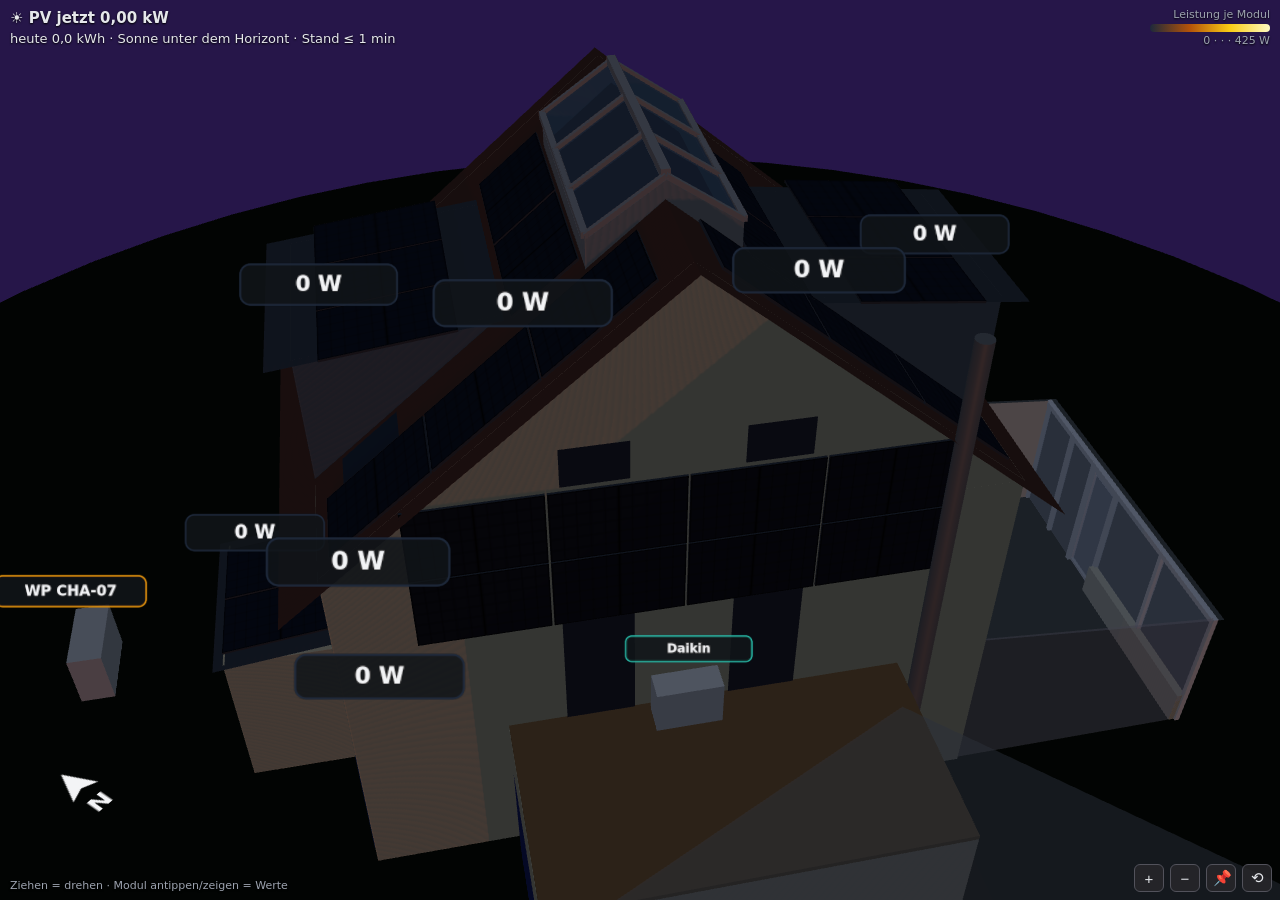
<file: pv3d.html>
<!doctype html>
<html lang="de">
<head>
<meta charset="utf-8">
<meta name="viewport" content="width=device-width, initial-scale=1">
<title>PV-Anlage 3D</title>
<!-- PV-Anlage Vingerstr. 47 als 3D-Modell (30.09.2026). Maße aus dem Bauplan (Grundrisse/Schnitt), Module je Fläche,
     Färbung nach aktueller Leistung, Mouse-over/Antippen = Werte der Fläche.
     Daten: im HA-iframe live aus dem Elternfenster (gleiche Herkunft), sonst aus dem Gist der Anzeigeseite. -->
<style>
  :root { --bg: #111418; --fg: #e5e7eb; --grau: #9ca3af; }
  html, body { margin: 0; height: 100%; background: var(--bg); color: var(--fg); font: 13px system-ui, -apple-system, sans-serif; overflow: hidden; }
  #c { display: block; width: 100%; height: 100%; touch-action: none; cursor: grab; }
  #kopf { position: absolute; left: 10px; top: 8px; pointer-events: none; line-height: 1.45; text-shadow: 0 1px 2px #000; }
  #kopf b { font-size: 15px; }
  #hinweis { position: absolute; left: 10px; bottom: 8px; color: var(--grau); font-size: 11px; pointer-events: none; text-shadow: 0 1px 2px #000; }
  #knoepfe { position: absolute; right: 8px; bottom: 8px; display: flex; gap: 6px; }
  #knoepfe button { background: rgba(39,39,42,.85); color: var(--fg); border: 1px solid #52525b; border-radius: 6px; width: 30px; height: 28px; font-size: 15px; cursor: pointer; }
  #tip { position: absolute; display: none; pointer-events: none; background: rgba(24,24,27,.96); border: 1px solid #52525b; border-radius: 8px;
         padding: 8px 10px; line-height: 1.5; box-shadow: 0 4px 14px rgba(0,0,0,.5); max-width: 240px; z-index: 5; }
  #tip .n { font-weight: 700; font-size: 14px; } #tip .g { color: var(--grau); }
  @media (max-width: 520px) { #hinweis { max-width: 55%; } }
  #legende { position: absolute; right: 10px; top: 8px; font-size: 11px; color: var(--grau); text-align: right; pointer-events: none; text-shadow: 0 1px 2px #000; }
  #legende .bar { width: 120px; height: 8px; border-radius: 4px; margin: 3px 0 2px auto; background: linear-gradient(90deg, #1e293b, #b45309, #facc15, #fef9c3); }
</style>
</head>
<body>
<canvas id="c"></canvas>
<div id="kopf"><b>☀️ PV jetzt –</b><br><span class="g" id="kopf2"></span><br><span id="kopf3"></span></div>
<div id="legende">Leistung je Modul<div class="bar"></div>0 · · · 425 W</div>
<div id="hinweis">Ziehen = drehen · Modul antippen/zeigen = Werte</div>
<div id="knoepfe"><button id="zin" title="näher">+</button><button id="zout" title="weiter">−</button><button id="zmerk" title="Diese Ansicht als Startansicht merken">📌</button><button id="zreset" title="Zur Startansicht (Doppelklick: Standard)">⟲</button></div>
<div id="tip"></div>
<script type="module">
import * as THREE from './lib/three.module.min.js';
import { OrbitControls } from './lib/OrbitControls.js';

// ---------- Maße (Bauplan) – Hauskoordinaten: x entlang First (0 = Wand zu Nr. 45 / NO, 6 = Südwest-Giebel),
// y quer (0 = Gartenseite SO, 9.5 = Straßenseite NW), z Höhe über EG-Fußboden ----------
const B = 5.98, T = 9.5, TR = 6.05, FI = 10.07, NEIG = (FI - TR) / (T / 2);   // Traufe, First, Steigung (≈ 40°)
const UEB = 0.56, UEBX = 0.3;                        // Dachüberstand Traufe / Giebel
const G7 = Math.tan(7 * Math.PI / 180);              // Gaubendach 7°
const GZ = 8.03;                                      // Gaubendach vorne (über der Außenwand)
const GTIEF = (GZ - TR) / (NEIG - G7);               // Gaubendach trifft Hauptdach (≈ 2,74 m)
const GAUBE_SO = [1.40, 4.40], GAUBE_NW = [0.98, 3.98];
const MB = 1.15, ML = 1.80, MD = 0.035, PMOD = 425;   // Modulmaße laut Nutzer 1,80 × 1,15 m; Nennleistung je Modul (Annahme)
const AUSRICHTUNG = -135;                             // Drehung: Südwest-Giebel (+x) zeigt nach 225° (Bauplan, gedreht ≈ 45°)

// ---------- Flächen ----------
const F = {
  gaube_ost: { name: 'Gaube Ost', sub: 'MPPT1 250/70 · Gartenseite (SO), 7°', n: 3, p: 'sensor.mppt1_gaube_ost_leistung_pv_ertrag', h: 'sensor.mppt1_gaube_ost_ertrag_heute', m: 'sensor.mppt1_gaube_ost_maximalleistung_heute' },
  dach_ost: { name: 'Dach Ost', sub: 'RS 450 #2 · Gartenseite (SO), 40°', n: 5, p: 'sensor.mppt2_leistung_pv_tracker_2_dach_ost', h: 'sensor.mppt2_ertrag_tracker_2_dach_ost_heute', m: 'sensor.mppt2_maximalleistung_tracker_2_dach_ost_heute' },
  gaube_west: { name: 'Gaube West', sub: 'MPPT3 250/70 · Straßenseite (NW), 7°', n: 3, p: 'sensor.mppt3_gaube_west_leistung_pv_ertrag', h: 'sensor.mppt3_gaube_west_ertrag_heute', m: 'sensor.mppt3_gaube_west_maximalleistung_heute' },
  dach_west: { name: 'Dach West', sub: 'RS 450 #5 · Straßenseite (NW), 40°', n: 5, p: 'sensor.mppt2_leistung_pv_tracker_5_dach_west', h: 'sensor.mppt2_ertrag_tracker_5_dach_west_heute', m: 'sensor.mppt2_maximalleistung_tracker_5_dach_west_heute' },
  fassade_oben: { name: 'Fassade Süd oben', sub: 'RS 450 #3 · Südwest-Giebel, senkrecht', n: 4, p: 'sensor.mppt2_leistung_pv_tracker_3_sued_oben', h: 'sensor.mppt2_ertrag_tracker_3_sued_oben_heute', m: 'sensor.mppt2_maximalleistung_tracker_3_sued_oben_heute' },
  fassade_unten: { name: 'Fassade Süd unten', sub: 'RS 450 #4 · Südwest-Giebel, senkrecht', n: 4, p: 'sensor.mppt2_leistung_pv_tracker_4_sued_unten', h: 'sensor.mppt2_ertrag_tracker_4_sued_unten_heute', m: 'sensor.mppt2_maximalleistung_tracker_4_sued_unten_heute' },
  bkw: { name: 'Balkonkraftwerk', sub: 'EM111 · Windfang, Straßenseite (NW)', n: 2, p: 'sensor.em111_bkw_gesamtleistung', h: 'sensor.pv_balkonkraftwerk_heute', m: null },
};

// ---------- Szene ----------
const cv = document.getElementById('c');
const renderer = new THREE.WebGLRenderer({ canvas: cv, antialias: true });
renderer.setPixelRatio(Math.min(devicePixelRatio, 2)); renderer.shadowMap.enabled = true; renderer.shadowMap.type = THREE.PCFSoftShadowMap;
const scene = new THREE.Scene(); scene.background = new THREE.Color(0x111418);
const cam = new THREE.PerspectiveCamera(38, 1, 0.1, 300);
const controls = new OrbitControls(cam, cv);
controls.enableDamping = true; controls.enableZoom = false; controls.enablePan = false;   // kein Mausrad-Zoom (Seite soll scrollen)
controls.maxPolarAngle = Math.PI * 0.49; controls.minDistance = 8; controls.maxDistance = 60;
// Standardansicht (Nutzer 30.09.2026): frontal auf den Südwest-Giebel, schräg von oben, beide Dachseiten sichtbar.
// 📌 merkt die aktuelle Ansicht in diesem Browser (localStorage), ⟲ springt dorthin; Doppelklick auf ⟲ = Standard.
const START = { pos: new THREE.Vector3(-13.05, 17.6, 8.55), ziel: new THREE.Vector3(0, 5, 0) };
const gemerkt = () => { try { const g = JSON.parse(localStorage.getItem('pv3d_blick') || 'null'); return g && g.pos && g.ziel ? g : null; } catch (e) { return null; } };
const reset = (standard = false) => { const g = standard ? null : gemerkt();
  cam.position.copy(g ? new THREE.Vector3(...g.pos) : START.pos); controls.target.copy(g ? new THREE.Vector3(...g.ziel) : START.ziel); controls.update(); };

const himmelLicht = new THREE.HemisphereLight(0xdbe7ff, 0x303030, 0.55); scene.add(himmelLicht);
const sonne = new THREE.DirectionalLight(0xfff4dd, 1.6); sonne.castShadow = true;
sonne.shadow.mapSize.set(2048, 2048); Object.assign(sonne.shadow.camera, { left: -14, right: 14, top: 14, bottom: -14, near: 1, far: 80 });
scene.add(sonne); scene.add(sonne.target);

// Boden + Nordpfeil
const boden = new THREE.Mesh(new THREE.CircleGeometry(20, 64), new THREE.MeshStandardMaterial({ color: 0x1f2a1f, roughness: 1 }));
boden.rotation.x = -Math.PI / 2; boden.receiveShadow = true; scene.add(boden);
{ const c = document.createElement('canvas'); c.width = c.height = 128; const g = c.getContext('2d');
  g.fillStyle = '#e5e7eb'; g.beginPath(); g.moveTo(64, 8); g.lineTo(88, 70); g.lineTo(64, 58); g.lineTo(40, 70); g.closePath(); g.fill();
  g.font = 'bold 40px system-ui'; g.textAlign = 'center'; g.fillText('N', 64, 118);
  const m = new THREE.Mesh(new THREE.PlaneGeometry(1.3, 1.3), new THREE.MeshBasicMaterial({ map: new THREE.CanvasTexture(c), transparent: true }));   // 2,2 → 1,3 (Nutzer 24.11.)
  m.rotation.x = -Math.PI / 2; m.position.set(0, 0.02, -14); scene.add(m); scene.userData.nord = m; }

// Haus-Gruppe (Hauskoordinaten → three: X = x, Y = z, Z = y), um die Mitte zentriert und nach Himmelsrichtung gedreht
const haus = new THREE.Group(); const inner = new THREE.Group(); inner.position.set(-B / 2, 0, -T / 2); haus.add(inner);
haus.rotation.y = AUSRICHTUNG * Math.PI / 180; scene.add(haus);
const P = (x, y, z) => new THREE.Vector3(x, z, y);
const matWand = new THREE.MeshStandardMaterial({ color: 0xd8cfb3, roughness: 0.9, side: THREE.DoubleSide });
const matDach = new THREE.MeshStandardMaterial({ color: 0x5a3b35, roughness: 0.85, side: THREE.DoubleSide });
const matGaube = new THREE.MeshStandardMaterial({ color: 0x6b7280, roughness: 0.8, side: THREE.DoubleSide });
const matBlech = new THREE.MeshStandardMaterial({ color: 0x4b5563, roughness: 0.6, metalness: 0.3, side: THREE.DoubleSide });
const matGlas = new THREE.MeshStandardMaterial({ color: 0xbfdbfe, roughness: 0.1, metalness: 0.1, transparent: true, opacity: 0.45, side: THREE.DoubleSide });
const matGlasDach = new THREE.MeshStandardMaterial({ color: 0x5b84b1, roughness: 0.05, metalness: 0.5, transparent: true, opacity: 0.75, side: THREE.DoubleSide });   // Glas-Firstaufbau: dunkler, spiegelnd wie auf dem Foto
const matFenster = new THREE.MeshStandardMaterial({ color: 0x334155, roughness: 0.2, metalness: 0.2 });
function poly(punkte, mat, schatten = true) {   // ebenes Vieleck aus Hauskoordinaten (Fächer-Dreiecke)
  const g = new THREE.BufferGeometry();
  const arr = []; for (let i = 1; i < punkte.length - 1; i++) for (const p of [punkte[0], punkte[i], punkte[i + 1]]) { const q = P(...p); arr.push(q.x, q.y, q.z); }
  g.setAttribute('position', new THREE.Float32BufferAttribute(arr, 3)); g.computeVertexNormals();
  const m = new THREE.Mesh(g, mat); m.castShadow = schatten; m.receiveShadow = true; inner.add(m); return m;
}
function kiste(x0, x1, y0, y1, z0, z1, mat) {
  const m = new THREE.Mesh(new THREE.BoxGeometry(x1 - x0, z1 - z0, y1 - y0), mat);
  m.position.copy(P((x0 + x1) / 2, (y0 + y1) / 2, (z0 + z1) / 2)); m.castShadow = true; m.receiveShadow = true; inner.add(m); return m;
}
// Außenwände + Giebel
kiste(0, B, 0, T, 0, TR, matWand);
for (const x of [0, B]) poly([[x, 0, TR], [x, T, TR], [x, T / 2, FI]], matWand);
// Hauptdach mit Überstand (Gaubenbereich wird von den Gauben überdeckt)
const zDach = (y) => TR + NEIG * (y <= T / 2 ? y : T - y);
poly([[-UEBX, -UEB, TR - NEIG * UEB], [B + UEBX, -UEB, TR - NEIG * UEB], [B + UEBX, T / 2, FI], [-UEBX, T / 2, FI]], matDach);
poly([[-UEBX, T + UEB, TR - NEIG * UEB], [B + UEBX, T + UEB, TR - NEIG * UEB], [B + UEBX, T / 2, FI], [-UEBX, T / 2, FI]], matDach);
// Gauben (Garten SO: y ab 0 nach innen, Straße NW: y ab 9.5 nach innen)
const GAUBE_FENSTER = {};   // 23.11.2026: Gauben-Fenster je Seite (Licht LZ/GZ, Form nach Fotos)
function gaube([xa, xb], seite) {
  const Y = (d) => seite === 'so' ? d : T - d;
  poly([[xa, Y(0), TR], [xb, Y(0), TR], [xb, Y(0), GZ], [xa, Y(0), GZ]], matGaube);                                   // Front
  for (const x of [xa, xb]) poly([[x, Y(0), TR], [x, Y(0), GZ], [x, Y(GTIEF), GZ + G7 * GTIEF]], matGaube);           // Wangen
  poly([[xa - 0.15, Y(-0.35), GZ - G7 * 0.35], [xb + 0.15, Y(-0.35), GZ - G7 * 0.35], [xb + 0.15, Y(GTIEF), GZ + G7 * GTIEF], [xa - 0.15, Y(GTIEF), GZ + G7 * GTIEF]], matBlech);  // Dach 7°
  const fy = seite === 'so' ? -0.02 : T + 0.02, fm = new THREE.Mesh(new THREE.PlaneGeometry(xb - xa - 0.8, 1.2), matFenster);   // Fensterband
  fm.position.copy(P((xa + xb) / 2, fy, TR + 1.0)); if (seite === 'so') fm.rotation.y = Math.PI; inner.add(fm); GAUBE_FENSTER[seite] = fm;
}
gaube(GAUBE_SO, 'so'); gaube(GAUBE_NW, 'nw');
// Motorfenster (Nutzer 05.10.2026): je Glasseite die mittlere Scheibe, oben am First angeschlagen (Kettenantrieb D+H),
// West = Straßenseite (NW, Shelly 2PM cover.fenster_west), Ost = Gartenseite (SO, Shelly 2PM cover.fenster_ost seit 06.10.2026). Bei 100 % ≈ 85° gegen senkrecht = 5° unter waagrecht (Nutzer 06.10.2026, vorher fälschlich 10° darüber).
// Position im HA-iframe live, auf der Anzeigeseite aus data.json „fe“ (seit 06.10.2026).
const FENSTER = { west: 'cover.fenster_west', ost: 'cover.fenster_ost' }, OFFEN_UEBER_WAAGRECHT = -5, FLUEGEL = {};
// Glas-Firstaufbau (Foto 01.10.2026): sitzt AUF dem First – graue senkrechte Wände ≈ 0,45 m über der Dachfläche,
// darauf ein Satteldach aus Glas (je Seite 3 Scheiben mit hellen Rahmen), First ≈ 0,3 m über dem Hausfirst.
// Vorher lag er mit +9,05/+9,45 unter der Dachfläche (First +10,07) und war unsichtbar.
{ const xa = 1.0, xb = 4.5, y0 = T / 2 - 1.0, y1 = T / 2 + 1.0, zw = zDach(y0) + 0.45, zf = FI + 0.3;   // 23.11.2026 (Nutzer, Bauplan): 1,0 m von Nr. 45, 3,5 m breit, 1,5 m bis zum SW-Giebel (vorher 1,1–4,6 nach Drohnenfoto)
  const matRahmen = new THREE.MeshStandardMaterial({ color: 0xc7ccd3, roughness: 0.5, metalness: 0.4, side: THREE.DoubleSide });
  for (const y of [y0, y1]) poly([[xa, y, zDach(y) - 0.2], [xb, y, zDach(y) - 0.2], [xb, y, zw], [xa, y, zw]], matRahmen);
  for (const x of [xa, xb]) poly([[x, y0, zDach(y0) - 0.2], [x, T / 2, FI], [x, y1, zDach(y1) - 0.2], [x, y1, zw], [x, T / 2, zf], [x, y0, zw]], matRahmen);
  const x3 = [xa, xa + (xb - xa) / 3, xa + 2 * (xb - xa) / 3, xb];
  for (const [y, seite] of [[y0, 'ost'], [y1, 'west']]) {
    for (const [a, b] of [[x3[0], x3[1]], [x3[2], x3[3]]]) poly([[a, y, zw], [b, y, zw], [b, T / 2, zf], [a, T / 2, zf]], matGlasDach, false);
    const an = P(x3[1], T / 2, zf), rel = (q) => P(...q).sub(an), dreh = new THREE.Group(); dreh.position.copy(an); inner.add(dreh);
    const e = [[x3[1], y, zw], [x3[2], y, zw], [x3[2], T / 2, zf], [x3[1], T / 2, zf]].map(rel), g = new THREE.BufferGeometry();
    g.setAttribute('position', new THREE.Float32BufferAttribute([e[0], e[1], e[2], e[0], e[2], e[3]].flatMap((v) => [v.x, v.y, v.z]), 3)); g.computeVertexNormals();
    dreh.add(new THREE.Mesh(g, matGlasDach));
    for (const [i, j] of [[0, 1], [1, 2], [2, 3], [3, 0]]) { const v = e[j].clone().sub(e[i]), k = new THREE.Mesh(new THREE.BoxGeometry(0.07, 0.07, v.length()), matRahmen);   // Flügelrahmen ringsum
      k.position.copy(e[i]).add(e[j]).multiplyScalar(0.5); k.quaternion.setFromUnitVectors(new THREE.Vector3(0, 0, 1), v.clone().normalize()); k.position.y += 0.03; dreh.add(k); }
    FLUEGEL[seite] = { dreh, vz: y > T / 2 ? -1 : 1, max: Math.atan2(zf - zw, T / 2 - y0) + OFFEN_UEBER_WAAGRECHT * Math.PI / 180, ist: 0, soll: 0, pos: 0 };
  }
  // Rahmen: Sprossen zwischen den Scheiben (quer zum First), Traufkante und Firstkappe
  const stab = (p, q, d = 0.07) => { const v = P(...q).sub(P(...p)), m = new THREE.Mesh(new THREE.BoxGeometry(d, d, v.length()), matRahmen);
    m.position.copy(P(...p).add(P(...q)).multiplyScalar(0.5)); m.lookAt(P(...q)); inner.add(m); };
  for (const x of [xa, xa + (xb - xa) / 3, xa + 2 * (xb - xa) / 3, xb]) for (const y of [y0, y1]) stab([x, y, zw + 0.02], [x, T / 2, zf + 0.02]);
  for (const y of [y0, y1]) stab([xa, y, zw + 0.02], [xb, y, zw + 0.02], 0.09);
  stab([xa, T / 2, zf + 0.04], [xb, T / 2, zf + 0.04], 0.12); }
// Südwest-Giebel (Nutzer 30.09.2026): oben zwei ganz kleine Fenster, darunter die 8 Module, darunter zwei Fenstertüren,
// die unten auf der Dachterrasse der Garage enden. Lage/Höhen aus der Südwest-Ansicht (Maßstab ≈ 84 px/m).
const fenster = (y, z, b, h) => { const f = new THREE.Mesh(new THREE.PlaneGeometry(b, h), matFenster.clone()); f.position.copy(P(B + 0.02, y, z)); f.rotation.y = Math.PI / 2; inner.add(f); return f; };
const SW_TUER = {}, SW_KLEIN = {};   // 23.11.2026: Fenstertüren links Yoga (y 5,95) / rechts Emil (3,55); kleine Fenster links Bad DG (5,95) / rechts GZ (3,55)
for (const y of [3.55, 5.95]) SW_TUER[y] = fenster(y, 3.66, 1.0, 2.0);           // Fenstertüren (OG) auf die Garagenterrasse, direkt unter dem Modulfeld
for (const y of [3.55, 5.95]) SW_KLEIN[y] = fenster(y, 7.35, 0.9, 0.6);           // kleine Giebelfenster, direkt über dem Modulfeld (Foto 30.09.2026)
// Garage vor dem Giebel (3,12 m tief) mit Holz-Dachterrasse (ohne Geländer, Nutzer 30.09.2026)
const GAR = [1.4, 7.3], GH = 2.6;   // 01.10.2026: ≈ 1 m Richtung Garten – endet kurz vor dem Kamin, fast bündig mit dem Modulfeld (Foto)
kiste(B, B + 3.12, GAR[0], GAR[1], 0, GH, matWand);
kiste(B, B + 3.12, GAR[0], GAR[1], GH, GH + 0.08, new THREE.MeshStandardMaterial({ color: 0x8b6b4a, roughness: 0.9 }));
// Stahlkamin an der Gartenecke des Giebels (neben der Garage)
// 23.11.2026 (Bauplan SW-Ansicht + Foto von der Straße): steht direkt hinter dem Garagenende zum Garten (≈ 1,15 m vor der Gartenwand), Oberkante ≈ +8,7 (vorher 0,15 / +11,2)
{ const k = new THREE.Mesh(new THREE.CylinderGeometry(0.13, 0.13, 8.7, 20), new THREE.MeshStandardMaterial({ color: 0xcbd5e1, metalness: 0.7, roughness: 0.3 }));
  k.position.copy(P(B + 0.25, 1.15, 4.35)); k.castShadow = true; inner.add(k); }   // Kamin an der Gartenecke des Giebels (Nutzer)
// Windfang Straßenseite (Dach 7°, +2,85) und Wintergarten Gartenseite (Glas)
const WF = [1.2, 3.9], WFT = 1.9;
kiste(WF[0], WF[1], T, T + WFT, 0, 2.62, matWand);
poly([[WF[0] - 0.1, T, 2.85], [WF[1] + 0.1, T, 2.85], [WF[1] + 0.1, T + WFT + 0.15, 2.85 - G7 * (WFT + 0.15)], [WF[0] - 0.1, T + WFT + 0.15, 2.85 - G7 * (WFT + 0.15)]], matBlech);
// Wintergarten 5,90 × 4,0 m (Nutzer 01.10.2026). 23.11.2026 (Fotos): Dach zum Garten geneigt (Hauswand +2,85 → vorne +2,45),
// links (Garten-Blick = SW) Glas über einer Brüstung ≈ 0,6 m, Tür etwa in der Mitte (Sensor), weiße Rahmen
const WG = { x0: 0.04, x1: B - 0.04, y: -4.0, zh: 2.85, zv: 2.45 };
{ const matWGDach = new THREE.MeshStandardMaterial({ color: 0xdbeafe, roughness: 0.2, transparent: true, opacity: 0.35, depthWrite: false, side: THREE.DoubleSide });
  matGlas.depthWrite = false;   // sonst verdeckt das Glas die Lichtpunkte im Wintergarten (Sortierung nach Mesh-Ursprung)
  for (const m of [poly([[WG.x0, WG.y, 0], [WG.x1, WG.y, 0], [WG.x1, WG.y, WG.zv], [WG.x0, WG.y, WG.zv]], matGlas, false),
                   poly([[WG.x0, 0, 0], [WG.x0, WG.y, 0], [WG.x0, WG.y, WG.zv], [WG.x0, 0, WG.zh]], matWand, false),   // 23.11.2026 (Innenfotos): Seite zu Nr. 45 = Wand mit Regal, kein Glas
                   poly([[WG.x1, 0, 0], [WG.x1, WG.y, 0], [WG.x1, WG.y, WG.zv], [WG.x1, 0, WG.zh]], matGlas, false),
                   poly([[WG.x0 - 0.05, 0, WG.zh + 0.02], [WG.x1 + 0.05, 0, WG.zh + 0.02], [WG.x1 + 0.05, WG.y - 0.12, WG.zv - 0.01], [WG.x0 - 0.05, WG.y - 0.12, WG.zv - 0.01]], matWGDach, false)]) m.receiveShadow = false;
  const matWeiss = new THREE.MeshStandardMaterial({ color: 0xf1f5f9, roughness: 0.6 });
  kiste(2.75, WG.x1, WG.y, WG.y + 0.15, 0, 0.6, matWand);                                         // Brüstung links (Esstisch-Seite)
  for (const x of [WG.x0, 1.05, 1.9, 2.75, 4.35, WG.x1]) kiste(x - 0.04, x + 0.04, WG.y - 0.02, WG.y + 0.06, 0, WG.zv, matWeiss);   // Pfosten vorne
  kiste(WG.x0, WG.x1, WG.y - 0.02, WG.y + 0.08, WG.zv - 0.1, WG.zv, matWeiss);                    // Rähm vorne
  kiste(2.6, 3.4, -0.25, -0.02, 2.2, 2.5, matWeiss);
  kiste(WG.x0, WG.x0 + 0.32, -2.1, -0.3, 0, 2.35, new THREE.MeshStandardMaterial({ color: 0x8b6b4a, roughness: 0.9 }));   // Bücherregal mit Tintin-Vitrine an der Wand zu Nr. 45
  kiste(WG.x0, WG.x0 + 0.45, -3.3, -0.3, 0, 0.45, matWeiss);   // Bank/Regal unten (Bücher unten)                                               // Daikin-Innengerät WiGa oben an der Hauswand
}

// ---------- 23.11.2026 (Nutzer): Außengeräte, CMI-Außenfühler, Nachbarhaus – wegen Abluft/Wind am Fühler ----------
const ziel3 = (x, y, z) => new THREE.Vector3(x, z, y);   // Richtung in Hauskoordinaten
function pfeil(von, dir, len, farbe, r0 = 0.25, r1 = 0.9) {   // Abluft-Fahne: halbdurchsichtiger Kegel + Pfeilspitze
  const d = ziel3(...dir).normalize(), o = P(...von), grp = new THREE.Group(); inner.add(grp);
  const k = new THREE.Mesh(new THREE.CylinderGeometry(r1, r0, len, 24, 1, true), new THREE.MeshBasicMaterial({ color: farbe, transparent: true, opacity: 0.22, depthWrite: false, side: THREE.DoubleSide }));
  k.quaternion.setFromUnitVectors(new THREE.Vector3(0, 1, 0), d); k.position.copy(o.clone().addScaledVector(d, len / 2)); grp.add(k);
  const a = new THREE.ArrowHelper(d, o, len + 0.3, farbe, 0.6, 0.45); grp.add(a);
  grp.userData.farbe = (c) => { k.material.color.set(c); a.setColor(c); }; return grp; }
const ETIKETTEN = [];
function etikett(txt, pos, farbe, breite = 2.6) {
  const c = document.createElement('canvas'); c.width = 320; c.height = 72; const g = c.getContext('2d');
  g.fillStyle = 'rgba(17,20,24,0.85)'; g.strokeStyle = farbe; g.lineWidth = 3; g.beginPath(); g.roundRect(4, 4, c.width - 8, c.height - 8, 16); g.fill(); g.stroke();
  g.fillStyle = '#f3f4f6'; g.font = 'bold 30px system-ui'; g.textAlign = 'center'; g.textBaseline = 'middle'; g.fillText(txt, c.width / 2, c.height / 2 + 1);
  const t = new THREE.CanvasTexture(c); t.colorSpace = THREE.SRGBColorSpace;
  const sp = new THREE.Sprite(new THREE.SpriteMaterial({ map: t, depthTest: false, transparent: true })); sp.scale.set(breite, breite * 72 / 320, 1); sp.position.copy(P(...pos)); sp.renderOrder = 11; inner.add(sp); ETIKETTEN.push(sp); return sp;
}
// WP CHA-07 (Lageplan v6, Projektverlauf 23.10.): Vorgarten Straßenseite (NW), Ecke zu Nr. 45, Außeneinheit 1,29 × 0,56 × 0,98 m,
// Ansaugung zur Straße, Ausblasung 2,4 m gegen den Windfang bzw. halb in den Gang
const WPX = [0.45, 1.74], WPY0 = T + WFT + 2.4;
kiste(WPX[0], WPX[1], WPY0, WPY0 + 0.56, 0, 0.98, new THREE.MeshStandardMaterial({ color: 0xd1d5db, roughness: 0.5 }));
const fahneWP = pfeil([(WPX[0] + WPX[1]) / 2, WPY0 - 0.05, 0.5], [0, -1, 0], 2.3, 0x60a5fa, 0.35, 0.8);
etikett('WP CHA-07', [(WPX[0] + WPX[1]) / 2, WPY0 + 0.3, 2.0], '#f59e0b');
// CMI-Außenfühler (Nutzer 23.11. im Lageplan): Straßenfassade über dem Gang zu Nr. 45, ca. 3 m hoch, knapp über dem Windfang-Dach
// Nutzer 23.11.: Fühler nicht so prominent → kleiner Punkt, kleines graues Schild
const fuehler = new THREE.Mesh(new THREE.SphereGeometry(0.08, 12, 8), new THREE.MeshBasicMaterial({ color: 0xf87171 }));
fuehler.position.copy(P(0.7, T + 0.06, 3.0)); inner.add(fuehler);
etikett('Außenfühler', [0.7, T + 0.4, 3.5], '#6b7280', 1.3);
// Daikin-Außengerät WiGa (Nutzer 23.11.): auf der Garagenterrasse vor dem SW-Giebel, bläst vom Haus weg
// 3MXM52A: 974 B × 734 H × 408 T mm (Daikin-Produkttabelle), mittig zwischen den Fenstertüren (y 3,55 / 5,95), füllt die Lücke
const DKX = [B + 0.12, B + 0.12 + 0.408], DKY = [4.75 - 0.487, 4.75 + 0.487], DKZ = GH + 0.08;
kiste(DKX[0], DKX[1], DKY[0], DKY[1], DKZ, DKZ + 0.734, new THREE.MeshStandardMaterial({ color: 0xe5e7eb, roughness: 0.5 }));
// 23.11.2026 (Nutzer): Daikin-Innengeräte sichtbar – WiGa: Luftstrom vom Innengerät in den Raum (rot heizt, blau kühlt);
// Dachspitz + Emil: kleine Plakette außen am Raum. Außengerät-Fahne läuft mit der Summe aller drei (sensor.klima_leistung_geschatzt).
const luftWG = pfeil([3.0, -0.3, 2.25], [0, -1, -0.55], 1.8, 0xef4444, 0.18, 0.6);
function plakette(pos) { const c = document.createElement('canvas'); c.width = 320; c.height = 72; const t = new THREE.CanvasTexture(c); t.colorSpace = THREE.SRGBColorSpace;
  const sp = new THREE.Sprite(new THREE.SpriteMaterial({ map: t, depthTest: false, transparent: true })); sp.scale.set(1.9, 1.9 * 72 / 320, 1); sp.position.copy(P(...pos)); sp.renderOrder = 11; sp.visible = false; inner.add(sp); ETIKETTEN.push(sp);
  sp.userData.malen = (txt, farbe) => { const g = c.getContext('2d'); g.clearRect(0, 0, 320, 72); g.fillStyle = 'rgba(17,20,24,0.85)'; g.strokeStyle = farbe; g.lineWidth = 4;
    g.beginPath(); g.roundRect(4, 4, 312, 64, 16); g.fill(); g.stroke(); g.fillStyle = '#f3f4f6'; g.font = 'bold 30px system-ui'; g.textAlign = 'center'; g.textBaseline = 'middle'; g.fillText(txt, 160, 37); t.needsUpdate = true; };
  return sp; }
const plDach = plakette([2.75, T / 2 - 1.3, FI + 0.9]), plEmil = plakette([2.75, -0.5, 5.75]);
const fahneDK = pfeil([DKX[1] + 0.02, (DKY[0] + DKY[1]) / 2, DKZ + 0.37], [1, 0, 0], 2.0, 0x60a5fa, 0.25, 0.7);
etikett('Daikin', [(DKX[0] + DKX[1]) / 2, (DKY[0] + DKY[1]) / 2, DKZ + 1.4], '#2dd4bf', 1.8);
// Windfahne (23.11.2026, nur im HA-Dashboard – weather.forecast_home = met.no-Vorhersage). Nutzer: 3D-Pfeil am Boden/in der Höhe zu dominant →
// flache Fahne am Boden neben dem Nordpfeil (gleicher Stil wie „N“), Spitze zeigt, wohin der Wind weht. Test: ?wind=200,9 (aus Grad, km/h)
// 24.11.2026 (Nutzer, statt Bodenpfeil): Windsack wie am Flugplatz statt Bodenpfeil. Mast 3,5 m neben dem Nordpfeil, Kegel 5 Streifen orange/weiß,
// Öffnung in den Wind, Spitze zeigt, wohin er weht. Steht waagrecht ab 15 kt (28 km/h), je Streifen ~3 kt, bei Flaute hängt er.
const windPfeil = new THREE.Group(); windPfeil.visible = false; windPfeil.scale.setScalar(0.6); scene.add(windPfeil);   // 0,6: nur zur Orientierung (Nutzer 24.11.)
// Nutzer 24.11. (Skizze): Nordpfeil + Windsack vorn links in der Startansicht (Straßenseite vor dem Windfang), sonst nur am Bildrand
{ haus.updateMatrixWorld(true); const n = inner.localToWorld(P(3.7, 14.1, 0)); scene.userData.nord.position.set(n.x, 0.02, n.z);
  const w = inner.localToWorld(P(4.7, 12.7, 0)); windPfeil.position.set(w.x, 0, w.z); }
const SACK_H = 3.5, SACK_L = 1.7;
const windDreh = new THREE.Group(); windDreh.position.y = SACK_H; windPfeil.add(windDreh);
const windNeig = new THREE.Group(); windDreh.add(windNeig);
{ const matMast = new THREE.MeshStandardMaterial({ color: 0xe5e7eb, roughness: 0.5, metalness: 0.3 });
  const mast = new THREE.Mesh(new THREE.CylinderGeometry(0.04, 0.05, SACK_H + 0.15, 10), matMast); mast.position.y = (SACK_H + 0.15) / 2; windPfeil.add(mast);
  const ring = new THREE.Mesh(new THREE.TorusGeometry(0.3, 0.025, 6, 24), matMast); ring.rotation.y = Math.PI / 2; windNeig.add(ring);
  const mO = new THREE.MeshStandardMaterial({ color: 0xf97316, roughness: 0.8, side: THREE.DoubleSide, emissive: 0x7c2d12, emissiveIntensity: 0.35 });
  const mW = new THREE.MeshStandardMaterial({ color: 0xf8fafc, roughness: 0.8, side: THREE.DoubleSide, emissive: 0x334155, emissiveIntensity: 0.35 });
  const n = 5, l = SACK_L / n, r0 = 0.3, r1 = 0.11;
  for (let i = 0; i < n; i++) { const ra = r0 - (r0 - r1) * i / n, rb = r0 - (r0 - r1) * (i + 1) / n;
    const seg = new THREE.Mesh(new THREE.CylinderGeometry(rb, ra, l, 20, 1, true), i % 2 ? mW : mO);
    seg.rotation.z = -Math.PI / 2; seg.position.x = l * (i + 0.5); windNeig.add(seg); } }
function windSetzen(aus, kmh) {
  if (aus == null || kmh == null) { windPfeil.visible = false; return; }
  const nach = aus + 180, kt = kmh / 1.852;
  windDreh.rotation.y = (90 - nach) * Math.PI / 180;                                   // lokal +x = Richtung, wohin der Wind weht (Norden = −z wie Nordpfeil)
  windNeig.rotation.z = -(1 - Math.min(kt / 15, 1)) * 80 * Math.PI / 180;               // 0 kt: hängt (80°), ab 15 kt waagrecht
  windPfeil.visible = true;
}
// Nachbarhaus SW (Nutzer 23.11.): Fassade 6,50 m vor unserem Giebel, gleich hoch und breit (Lage parallel angenommen), halbdurchsichtig
{ const matN = new THREE.MeshStandardMaterial({ color: 0x9ca3af, roughness: 0.9, transparent: true, opacity: 0.28, depthWrite: false, side: THREE.DoubleSide });
  const X0 = B + 6.5, X1 = X0 + B;
  kiste(X0, X1, 0, T, 0, TR, matN);
  for (const x of [X0, X1]) poly([[x, 0, TR], [x, T, TR], [x, T / 2, FI]], matN);
  poly([[X0, 0, TR], [X1, 0, TR], [X1, T / 2, FI], [X0, T / 2, FI]], matN); poly([[X0, T, TR], [X1, T, TR], [X1, T / 2, FI], [X0, T / 2, FI]], matN);
  }   // Schild „Nachbarhaus · 6,5 m“ entfernt (Nutzer 24.11.2026)

// ---------- 23.11.2026 (Nutzer, Fotos + Skizzen): Fenster, Türen, Lichter – Licht und Türen nur im HA-Dashboard, nie auf der Website ----------
// Raumzuordnung + Gartenlichter: Themen/Dashboard.md „PV-3D Ausbau – Sammlung“. Lichtzustand aus sensor.lichter_inventar (Attribut liste: n, an).
// Test außerhalb HA: ?licht=alle, ?tuer=alle, ?el=-12 (Nacht)
const matGlasLicht = () => new THREE.MeshStandardMaterial({ color: 0x334155, roughness: 0.2, metalness: 0.2, emissive: 0x000000, side: THREE.DoubleSide });
const matRahmenW = new THREE.MeshStandardMaterial({ color: 0xf1f5f9, roughness: 0.6, side: THREE.DoubleSide });
const matLaden = new THREE.MeshStandardMaterial({ color: 0x1e3a8a, roughness: 0.7, side: THREE.DoubleSide });
const RAUM = {};   // Raum → Liste von Glas-Materialien, die bei Licht warm leuchten
function glas(raum) { const m = matGlasLicht(); (RAUM[raum] = RAUM[raum] || []).push(m); return m; }
// Fenster in einer Hauswand: seite 'str' (y = T, nach außen +y) oder 'gar' (y = 0, nach außen −y); x0..x1, z0..z1
function wandFenster(seite, x0, x1, z0, z1, raum, rahmen = true) {
  const y = seite === 'str' ? T : 0, d = seite === 'str' ? 1 : -1, b = x1 - x0, h = z1 - z0;
  if (rahmen) { const r = new THREE.Mesh(new THREE.PlaneGeometry(b + 0.16, h + 0.16), matRahmenW); r.position.copy(P((x0 + x1) / 2, y + d * 0.012, (z0 + z1) / 2)); if (d < 0) r.rotation.y = Math.PI; inner.add(r); }
  const g = new THREE.Mesh(new THREE.PlaneGeometry(b, h), raum ? glas(raum) : matFenster); g.position.copy(P((x0 + x1) / 2, y + d * 0.022, (z0 + z1) / 2)); if (d < 0) g.rotation.y = Math.PI; inner.add(g);
  return g;
}
function laden(seite, x0, x1, z0, z1) { const y = seite === 'str' ? T : 0, d = seite === 'str' ? 1 : -1;
  const m = new THREE.Mesh(new THREE.PlaneGeometry(x1 - x0, z1 - z0), matLaden); m.position.copy(P((x0 + x1) / 2, y + d * 0.03, (z0 + z1) / 2)); if (d < 0) m.rotation.y = Math.PI; inner.add(m); }
// Straßenseite (Blick von der Straße: links = Nr. 45 = kleines x). Maße aus Bauplan NW-Ansicht + Fotos
wandFenster('str', 0.74, 1.93, 3.9, 5.3, 'bad_og'); laden('str', 0.2, 0.68, 3.9, 5.3); laden('str', 1.99, 2.47, 3.9, 5.3);     // OG links Bad OG
wandFenster('str', 3.47, 4.66, 3.9, 5.3, 'yoga'); laden('str', 2.93, 3.41, 3.9, 5.3); laden('str', 4.72, 5.2, 3.9, 5.3);       // OG rechts Yoga
wandFenster('str', 0.4, 0.85, 1.85, 2.5, 'wc');                                                                                  // WC EG, links vom Windfang
// Küche: Flügeltür bis zum Boden rechts vom Windfang, Sensor am Flügel näher am Windfang (links)
const KT = { x0: 4.05, xm: 4.6, x1: 5.15, z1: 2.3 };
wandFenster('str', KT.x0, KT.x1, 0.05, KT.z1, null).visible = false; laden('str', 5.25, 5.8, 0.05, KT.z1);
const kuecheFluegel = wandFenster('str', KT.x0 + 0.04, KT.xm - 0.03, 0.12, KT.z1 - 0.06, 'kueche', false);
wandFenster('str', KT.xm + 0.03, KT.x1 - 0.04, 0.12, KT.z1 - 0.06, 'kueche', false);
// Haustür (blau, 4 Glasfelder) vorn im Windfang + Glasband darüber → Flur EG
const HT = { x0: 2.05, x1: 3.05, z1: 2.15, y: T + WFT };
const matTuerBlau = new THREE.MeshStandardMaterial({ color: 0x1e2a78, roughness: 0.6, side: THREE.DoubleSide });
const haustuer = new THREE.Group(); inner.add(haustuer);
{ const t = new THREE.Mesh(new THREE.PlaneGeometry(HT.x1 - HT.x0, HT.z1), matTuerBlau); t.position.copy(P((HT.x0 + HT.x1) / 2, HT.y + 0.02, HT.z1 / 2)); haustuer.add(t);
  for (let i = 0; i < 4; i++) { const gz = 0.35 + i * 0.47, g = new THREE.Mesh(new THREE.PlaneGeometry(0.55, 0.32), glas('flur_eg')); g.position.copy(P((HT.x0 + HT.x1) / 2 + 0.05, HT.y + 0.03, gz)); haustuer.add(g); } }
{ const g = new THREE.Mesh(new THREE.PlaneGeometry(WF[1] - WF[0] - 0.5, 0.32), glas('flur_eg')); g.position.copy(P((WF[0] + WF[1]) / 2, HT.y + 0.02, 2.38)); inner.add(g); }
// Gartenseite (Blick vom Garten: links = SW = großes x): OG beide Fenster Emil; EG hinter dem Wintergarten Öffnung zum Wohnzimmer
wandFenster('gar', 3.7, 5.0, 3.85, 5.3, 'emil'); wandFenster('gar', 0.6, 1.9, 3.85, 5.3, 'emil');   // 25.11.2026 (Nutzer): beide Emil-Fenster gleich groß
wandFenster('gar', 1.0, 5.0, 0.05, 2.15, 'wz');
// Gauben: Garten (GZ) zwei große Flügelfenster fast bis zum Gaubenboden, Straße (LZ) breites Band mit 4 Flügeln (Geländer 24.11.2026 entfernt)
{ const so = GAUBE_FENSTER.so, nw = GAUBE_FENSTER.nw;
  so.geometry = new THREE.PlaneGeometry(GAUBE_SO[1] - GAUBE_SO[0] - 0.5, 1.6); so.position.copy(P((GAUBE_SO[0] + GAUBE_SO[1]) / 2, -0.02, TR + 0.88)); so.material = glas('gz');
  nw.geometry = new THREE.PlaneGeometry(GAUBE_NW[1] - GAUBE_NW[0] - 0.5, 1.25); nw.position.copy(P((GAUBE_NW[0] + GAUBE_NW[1]) / 2, T + 0.02, TR + 1.0)); nw.material = glas('lz');
}  // Geländer an den Traufen entfernt (Nutzer 24.11.2026)
SW_KLEIN[5.95].material = glas('bad_dg'); SW_KLEIN[3.55].material = glas('gz'); SW_TUER[5.95].material = glas('yoga'); SW_TUER[3.55].material = glas('emil');
// Wintergarten-Tür (Sensor) etwa in der Mitte, geht nach außen auf; Scharnier bei x 2,73
const wigaTuer = new THREE.Group(); wigaTuer.position.copy(P(2.73, WG.y - 0.03, 0)); inner.add(wigaTuer);
{ const b = 0.83, f = new THREE.Mesh(new THREE.PlaneGeometry(b, 2.25), new THREE.MeshStandardMaterial({ color: 0xbfdbfe, roughness: 0.1, transparent: true, opacity: 0.4, side: THREE.DoubleSide }));
  f.position.set(-b / 2, 1.13, 0); wigaTuer.add(f);
  for (const [w, h, x, z] of [[0.06, 2.25, -0.03, 1.13], [0.06, 2.25, -b + 0.03, 1.13], [b, 0.07, -b / 2, 0.03], [b, 0.07, -b / 2, 2.22]]) { const r = new THREE.Mesh(new THREE.BoxGeometry(w, h, 0.05), matRahmenW); r.position.set(x, z, 0); wigaTuer.add(r); } }
// Tür offen ohne Sichtbarkeit nach außen (Haustür, Küche): Öffnung dunkel + oranger Rahmen
function offenRahmen(cx, y, b, h, d) { const g = new THREE.Group(); g.visible = false; inner.add(g);
  const m = new THREE.MeshBasicMaterial({ color: 0xf59e0b });
  for (const [w, hh, x, z] of [[0.06, h, -b / 2, h / 2], [0.06, h, b / 2, h / 2], [b, 0.06, 0, h]]) { const r = new THREE.Mesh(new THREE.BoxGeometry(w, hh, 0.04), m); r.position.copy(P(cx + x, y + d * 0.05, z)); g.add(r); }
  const loch = new THREE.Mesh(new THREE.PlaneGeometry(b, h), new THREE.MeshBasicMaterial({ color: 0x0b0b0b })); loch.position.copy(P(cx, y + d * 0.045, h / 2)); g.add(loch); return g; }
{ const g = new THREE.Mesh(new THREE.PlaneGeometry(2.4, 2.05), matLaden); g.position.copy(P(B + 0.36 + 1.2, GAR[1] + 0.02, 1.03)); inner.add(g); }   // Garagentor blau
const haustuerOffen = offenRahmen((HT.x0 + HT.x1) / 2, HT.y, HT.x1 - HT.x0, HT.z1, 1);
const kuecheOffen = offenRahmen((KT.x0 + KT.xm) / 2, T, KT.xm - KT.x0, KT.z1, 1);
// Lichtpunkte (Wintergarten innen, Garten): weiches Leuchten als Sprite, nur sichtbar wenn an
const GLUT = (() => { const c = document.createElement('canvas'); c.width = c.height = 64; const g = c.getContext('2d'), r = g.createRadialGradient(32, 32, 0, 32, 32, 32);
  r.addColorStop(0, 'rgba(255,236,190,1)'); r.addColorStop(0.25, 'rgba(255,200,110,0.85)'); r.addColorStop(1, 'rgba(255,170,60,0)'); g.fillStyle = r; g.fillRect(0, 0, 64, 64); return new THREE.CanvasTexture(c); })();
const PUNKTE = {};   // Inventar-Name → Liste Sprites
function punkt(name, x, y, z, gr = 0.9) { const s = new THREE.Sprite(new THREE.SpriteMaterial({ map: GLUT, transparent: true, depthWrite: false, blending: THREE.AdditiveBlending }));
  s.scale.set(gr, gr, 1); s.position.copy(P(x, y, z)); s.visible = false; s.renderOrder = 5; inner.add(s); (PUNKTE[name] = PUNKTE[name] || []).push(s); }
function kette(name, pfad, z, n, gr = 0.32) { for (let i = 0; i < n; i++) { const t = i / (n - 1), k = Math.min(Math.floor(t * (pfad.length - 1)), pfad.length - 2), u = t * (pfad.length - 1) - k;
  punkt(name, pfad[k][0] + (pfad[k + 1][0] - pfad[k][0]) * u, pfad[k][1] + (pfad[k + 1][1] - pfad[k][1]) * u, z + 0.12 * Math.sin(i * 1.7), gr); } }
const ring = (cx, cy, r, n = 9) => Array.from({ length: n + 1 }, (_, i) => [cx + r * Math.cos(i / n * 2 * Math.PI), cy + r * Math.sin(i / n * 2 * Math.PI)]);
// Wintergarten (Blick vom Garten: links = SW = großes x): Esstisch links, fast alles andere rechts; „Lampe links“ steht rechts, „Lampe rechts“ links
// Innenfotos 23.11.: Esstisch = 3 Pendel über dem langen Tisch (Richtung Haus → Garten), „Lampe rechts“ auf der Brüstung in der SW-Ecke,
// an der Wand zu Nr. 45: Bücher oben (oberstes Brett), Rohr (auf dem Regal, gartenseitig), Tintin-Vitrine (Mitte), Bücher unten (Bank), „Lampe links“ auf dem Fensterbrett vorn rechts
for (const yy of [-1.0, -2.0, -3.0]) punkt('Esstisch', 4.5, yy, 1.6, 0.9);   // 27.11.2026 (Nutzer): knapp 1 m über dem Tisch
punkt('Lampe rechts', 5.45, -3.75, 0.95); punkt('Lampe links', 0.35, -3.7, 1.0); punkt('Rohr', 0.3, -2.1, 1.65, 0.7);
// 27.11.2026 (Nutzer): Tintin/Bücher sind lange Lichtleisten → leuchtender Streifen statt Einzelpunkte (Rohr bleibt Punkt)
function leiste(name, x, y0, y1, z, h = 0.05) { const m = new THREE.Mesh(new THREE.BoxGeometry(0.03, h, Math.abs(y1 - y0)), new THREE.MeshBasicMaterial({ color: 0xffd9a0 }));
  m.position.copy(P(x, (y0 + y1) / 2, z)); m.visible = false; inner.add(m); (PUNKTE[name] = PUNKTE[name] || []).push(m);
  const g = new THREE.Mesh(new THREE.PlaneGeometry(Math.abs(y1 - y0) + 0.3, h + 0.35), new THREE.MeshBasicMaterial({ color: 0xffb54d, transparent: true, opacity: 0.22, depthWrite: false, blending: THREE.AdditiveBlending, side: THREE.DoubleSide }));
  g.position.copy(P(x + 0.04, (y0 + y1) / 2, z)); g.rotation.y = Math.PI / 2; g.visible = false; inner.add(g); PUNKTE[name].push(g); }
leiste('Tintin', 0.36, -0.6, -1.9, 1.3); leiste('Tintin Leiste', 0.36, -0.6, -1.9, 1.05);
leiste('Bücher oben', 0.36, -0.4, -2.0, 2.15); leiste('Bücher unten', 0.52, -0.3, -3.3, 0.38);   // vorne an der Bankkante (Box x 0,04–0,49 hat sie verdeckt)
// Garten + Vorgarten (Skizze Nutzer 23.11., Hauskoordinaten)
kette('Lounge', ring(1.7, -5.7, 1.0), 1.8, 14);   // 27.11.2026 (Nutzer): näher an den WiGa
punkt('Gartenlampe', 5.4, -10.6, 1.0, 1.2); kette('Birke', ring(7.7, -10.6, 0.8), 2.5, 12);
kette('Lichterkette Zaun', [[9.6, -0.3], [9.6, -7.3]], 1.2, 20); kette('Baum', ring(4.6, 14.6, 0.7), 2.2, 14, 0.2);   // 27.11.2026 (Nutzer): Zaun doppelt so lang Richtung Birke, Baum gegenüber der Küche
// Wohnzimmer (Nutzer 27.11.): je ein Spot, sichtbar durch die WZ-Öffnung hinter dem WiGa – Gin/Regal (SW-Wand), Couch (Wand zu Nr. 45), Seillicht (Decke)
punkt('Gin|Regal', 4.75, -0.06, 1.15, 0.6); punkt('Couch', 1.4, -0.06, 1.3, 0.6); punkt('Seillicht', 3.0, -0.06, 1.95, 0.6); 
// Biergarten „Tisch“ (Foto Nutzer 27.11.): große Birnen im Dreieck Hausecke (SW, Straße) → Baum → Windfang-Ecke → Hausecke
kette('Tisch', [[B - 0.05, T + 0.05], [4.6, 14.6], [WF[1] + 0.05, T + WFT + 0.05], [B - 0.05, T + 0.05]], 2.35, 16, 0.42);
const RAUM_LICHT = { dachspitz: ['Dachspitz'], lz: ['Wandlicht Lesezimmer', 'Leselampe'], bad_dg: ['Licht oben', 'Licht unten'], bad_og: ['Bad OG eine Lampe'], wc: ['WC EG'],
  flur_eg: ['Flur EG'], kueche: ['Unterschrank A', 'Unterschrank B', 'Decke Birne Garten', 'Decke Birne Kühlschrank'], wz: ['Regal', 'Couch 1', 'Couch 2', 'Gin', 'Seillicht'] };
let lichtStand = '';
function lichterTueren(st, Q) {
  const alle = Q.get('licht') === 'alle', inv = (st && st['sensor.lichter_inventar'] && st['sensor.lichter_inventar'].attributes && st['sensor.lichter_inventar'].attributes.liste) || [];
  const an = (praefix) => alle || inv.some((l) => l && typeof l.n === 'string' && l.n.startsWith(praefix) && l.an === true);
  const imHA = quelle === 'ha' || alle;
  let neu = '';
  for (const [raum, mats] of Object.entries(RAUM)) { const ein = imHA && (RAUM_LICHT[raum] || []).some(an); neu += ein ? '1' : '0';
    for (const m of mats) { m.emissive.set(ein ? 0xffb54d : 0x000000); m.emissiveIntensity = ein ? 0.9 : 0; m.color.set(ein ? 0x8a6a3a : 0x334155); } }
  const dachAn = imHA && an('Dachspitz'); matGlasDach.emissive.set(dachAn ? 0xffb54d : 0x000000); matGlasDach.emissiveIntensity = dachAn ? 0.6 : 0;
  for (const [n, sp] of Object.entries(PUNKTE)) { const ein = imHA && n.split('|').some(an); for (const s of sp) s.visible = ein; neu += ein ? '1' : '0'; }
  const tAlle = Q.get('tuer') === 'alle', tz = (e) => tAlle || (quelle === 'ha' && st && st[e] && st[e].state === 'on');
  const htOff = tz('binary_sensor.nuki_door_sensor'), kOff = tz('binary_sensor.tuer_kueche_offen'), wOff = tz('binary_sensor.tuer_wiga_offen');
  haustuer.visible = !htOff; haustuerOffen.visible = htOff; kuecheFluegel.visible = !kOff; kuecheOffen.visible = kOff;
  wigaTuer.rotation.y = wOff ? -1.2 : 0;
  return { tueren: [htOff && 'Haustür', kOff && 'Küche', wOff && 'Wintergarten'].filter(Boolean) };
}

// ---------- Module ----------
// Zellbild als Textur (Halbzellen: sichtbare Mittelteilung), Farbe = Leistung (dunkel → bernstein → gelb)
function zellTextur(hochkant) {
  const c = document.createElement('canvas'); c.width = hochkant ? 120 : 186; c.height = hochkant ? 186 : 120; const g = c.getContext('2d');
  g.fillStyle = '#ffffff'; g.fillRect(0, 0, c.width, c.height); g.strokeStyle = 'rgba(0,0,0,0.35)'; g.lineWidth = 1;
  const nx = hochkant ? 6 : 10, ny = hochkant ? 10 : 6;
  for (let i = 1; i < nx; i++) { g.beginPath(); g.moveTo(i * c.width / nx, 0); g.lineTo(i * c.width / nx, c.height); g.stroke(); }
  for (let j = 1; j < ny; j++) { g.beginPath(); g.moveTo(0, j * c.height / ny); g.lineTo(c.width, j * c.height / ny); g.stroke(); }
  g.lineWidth = 3; g.strokeStyle = 'rgba(0,0,0,0.6)'; g.beginPath();
  if (hochkant) { g.moveTo(0, c.height / 2); g.lineTo(c.width, c.height / 2); } else { g.moveTo(c.width / 2, 0); g.lineTo(c.width / 2, c.height); } g.stroke();
  g.lineWidth = 4; g.strokeStyle = '#9ca3af'; g.strokeRect(0, 0, c.width, c.height);
  const t = new THREE.CanvasTexture(c); t.colorSpace = THREE.SRGBColorSpace; return t;
}
const TEX = { hoch: zellTextur(true), quer: zellTextur(false) };
const module = [];
// Modul auf eine Ebene legen: Mitte (Hauskoordinaten), Richtungen u (Breite) / v (Länge) als Einheitsvektoren in Hauskoordinaten
function modul(key, mitte, u, v, bu, bv, aussen = [0, 0, 1], geplant = false) {   // aussen = Richtung, in die die Zellseite zeigen soll (Hauskoordinaten)
  const hoch = bv > bu, mat = new THREE.MeshStandardMaterial({ map: hoch ? TEX.hoch : TEX.quer, color: 0x1e293b, roughness: 0.35, metalness: 0.2, emissive: 0x000000 });
  let U = P(...u).normalize(); const V = P(...v).normalize(); let N = new THREE.Vector3().crossVectors(U, V).normalize();
  if (N.dot(P(...aussen)) < 0) { U.negate(); N = new THREE.Vector3().crossVectors(U, V).normalize(); }
  const m = new THREE.Mesh(new THREE.BoxGeometry(bu, bv, MD), [matBlech, matBlech, matBlech, matBlech, mat, matBlech]);
  m.setRotationFromMatrix(new THREE.Matrix4().makeBasis(U, V, N)); m.position.copy(P(...mitte)).addScaledVector(N, 0.06);
  m.castShadow = !geplant; m.userData.key = key; m.userData.geplant = geplant;
  if (geplant) { mat.transparent = true; mat.opacity = 0.4; mat.color.set(0x94a3b8); m.material = [mat, mat, mat, mat, mat, mat]; }
  inner.add(m); module.push(m); return m;
}
// Gauben: 3 hochkant nebeneinander auf dem 7°-Dach, Länge in Gefällerichtung
for (const [key, [xa, xb], so] of [['gaube_ost', GAUBE_SO, true], ['gaube_west', GAUBE_NW, false]]) {
  const xm = (xa + xb) / 2, dm = 1.25, y = so ? dm : T - dm, z = GZ + G7 * dm;
  const v = so ? [0, 1, G7] : [0, -1, G7];
  for (const dx of [-1.17, 0, 1.17]) modul(key, [xm + dx, y, z], so ? [1, 0, 0] : [-1, 0, 0], v, MB, ML);
}
// Dachflächen: 2 quer oberhalb der Gauben (zwischen Gaubendach und Glasaufbau)
for (const [key, [xa, xb], so] of [['dach_ost', GAUBE_SO, true], ['dach_west', GAUBE_NW, false]]) {
  const xm = (xa + xb) / 2, dm = GTIEF + 0.12 + MB * Math.cos(Math.atan(NEIG)) / 2, y = so ? dm : T - dm;
  const v = so ? [0, 1, NEIG] : [0, -1, NEIG];
  for (const dx of [-0.92, 0.92]) modul(key, [xm + dx, y, zDach(y)], so ? [1, 0, 0] : [-1, 0, 0], v, ML, MB);
}
// Fassade Südwest-Giebel (Foto 30.09.2026): 2 Reihen × 4 QUER, fast giebelbreit (7,3 m), zwischen Fenstertüren (bis +4,7)
// und den kleinen Giebelfenstern; obere Ecken berühren die Dachkante; Stütze am Gartenende
for (const [key, zm] of [['fassade_oben', 6.45], ['fassade_unten', 5.28]])
  for (const ym of [2.005, 3.835, 5.665, 7.495]) modul(key, [B + 0.02, ym, zm], [0, 1, 0], [0, 0, 1], ML, MB, [1, 0, 0]);
kiste(B + 0.05, B + 0.12, 1.1, 1.17, 0, 4.72, matBlech);
// Balkonkraftwerk: 2 hochkant auf dem Windfangdach (7°, zur Straße geneigt)
for (const dx of [-0.59, 0.59]) { const xm = (WF[0] + WF[1]) / 2, d = WFT / 2 + 0.05;
  modul('bkw', [xm + dx, T + d, 2.85 - G7 * d], [-1, 0, 0], [0, 1, -G7], MB, ML); }

// Dachfenster Straßenseite zwischen Gaube und Giebel, nahe der Traufe (Nutzer 30.09.2026)
{ const cosA = 1 / Math.hypot(1, NEIG), xm = GAUBE_NW[1] + 0.4, s0 = 0.55, s1 = 1.6;
  const y0 = T - s0 * cosA, y1 = T - s1 * cosA;
  poly([[xm - 0.28, y0, zDach(y0) + 0.03], [xm + 0.28, y0, zDach(y0) + 0.03], [xm + 0.28, y1, zDach(y1) + 0.03], [xm - 0.28, y1, zDach(y1) + 0.03]], glas('bad_dg'), false); }   // 23.11.2026 (Nutzer): Dachfenster gehört zum Bad DG → leuchtet mit
// (Abgasrohr der Gastherme auf der Straßenseite ist abgebaut – Nutzer 23.11.2026, daher nicht im Modell)
// Geplante Module (Nutzer 30.09.2026): je 3 hochkant übereinander im Streifen zwischen Gaube und Südwest-Giebel,
// Straßenseite → String Dach West, Gartenseite → String Dach Ost (Ausrichtung/Neigung wie die Dachmodule). Grau, halbdurchsichtig.
for (const [key, xm, so] of [['dach_west', 5.3, false], ['dach_ost', 5.2, true]]) {
  const cosA = 1 / Math.hypot(1, NEIG);
  for (let k = 0; k < 3; k++) { const sl = 0.3 + ML / 2 + k * (ML + 0.03), d = sl * cosA, y = so ? d : T - d;
    modul(key, [xm, y, zDach(y)], so ? [1, 0, 0] : [-1, 0, 0], so ? [0, 1, NEIG] : [0, -1, NEIG], MB, ML, [0, 0, 1], false); }   // Dach West seit 01.10.2026, Dach Ost seit 07.10.2026 montiert
}

// Wert-Schilder über den Flächen
const schilder = {};
function schild(key, pos) {
  const c = document.createElement('canvas'); c.width = 256; c.height = 72; const t = new THREE.CanvasTexture(c); t.colorSpace = THREE.SRGBColorSpace;
  // depthTest aus: verdeckte Schilder blendet sichtbarkeit() per Sichtstrahl aus
  const s = new THREE.Sprite(new THREE.SpriteMaterial({ map: t, depthTest: false, transparent: true })); s.scale.set(2.2, 0.62, 1); s.position.copy(P(...pos)); s.renderOrder = 10;
  inner.add(s); schilder[key] = { c, t, s };
}
// Dach-Schilder: 08.10.2026 (Nutzer: „verwechselt man“) nach vorn zum Giebel und ~0,5 m über die eigene Dachfläche gesetzt
// (vorher x 4,6 / z 10,6 = über dem First → wirkten wie vertauscht)
schild('gaube_ost', [2.9, 0.4, 8.2]); schild('dach_ost', [5.0, 2.9, 9.15]); schild('gaube_west', [2.48, T - 0.4, 8.2]); schild('dach_west', [5.0, T - 2.9, 9.15]);
schild('fassade_oben', [B + 0.8, 8.9, 7.0]); schild('fassade_unten', [B + 0.8, 8.9, 5.0]); schild('bkw', [2.55, T + 1.2, 4.0]);
function schildMalen(key, txt, farbe) {
  const { c, t } = schilder[key], g = c.getContext('2d'); g.clearRect(0, 0, c.width, c.height);
  g.fillStyle = 'rgba(17,20,24,0.85)'; g.strokeStyle = farbe; g.lineWidth = 3;
  g.beginPath(); g.roundRect(4, 4, c.width - 8, c.height - 8, 16); g.fill(); g.stroke();
  g.fillStyle = '#f3f4f6'; g.font = 'bold 34px system-ui'; g.textAlign = 'center'; g.textBaseline = 'middle'; g.fillText(txt, c.width / 2, c.height / 2 + 1); t.needsUpdate = true;
}

// ---------- Sonnenstand (NOAA-Näherung, München) → Licht ----------
const EL_TEST = parseFloat(new URLSearchParams(location.search).get('el'));
function sonnenstand(d = new Date(), lat = 48.115, lon = 11.525) {
  const rad = Math.PI / 180, jd = d.getTime() / 864e5 + 2440587.5, n = jd - 2451545.0;
  const L = (280.46 + 0.9856474 * n) % 360, g = (357.528 + 0.9856003 * n) % 360;
  const lam = L + 1.915 * Math.sin(g * rad) + 0.02 * Math.sin(2 * g * rad), eps = 23.439 - 0.0000004 * n;
  const ra = Math.atan2(Math.cos(eps * rad) * Math.sin(lam * rad), Math.cos(lam * rad)), dec = Math.asin(Math.sin(eps * rad) * Math.sin(lam * rad));
  const gmst = (18.697374558 + 24.06570982441908 * n) % 24, lst = (gmst * 15 + lon) * rad, ha = lst - ra;
  const el = Math.asin(Math.sin(lat * rad) * Math.sin(dec) + Math.cos(lat * rad) * Math.cos(dec) * Math.cos(ha));
  const az = Math.atan2(-Math.sin(ha), Math.tan(dec) * Math.cos(lat * rad) - Math.sin(lat * rad) * Math.cos(ha));
  return { el: isNaN(EL_TEST) ? el / rad : EL_TEST, az: ((az / rad) + 360) % 360 };
}
function sonneSetzen() {
  const s = sonnenstand(), el = Math.max(s.el, -5) * Math.PI / 180, az = s.az * Math.PI / 180, r = 40;
  sonne.position.set(r * Math.cos(el) * Math.sin(az), r * Math.sin(Math.max(el, 0.03)), -r * Math.cos(el) * Math.cos(az));
  sonne.intensity = (s.el > 0 ? 0.6 + 1.2 * Math.min(s.el / 30, 1) : 0.15) * HELL.licht;
  tagesfarben(s.el);
  return s;
}
// Tag-Nacht-Verlauf (02.10.2026): Hintergrund, Boden, Himmelslicht und Sonnenfarbe folgen fließend der Sonnenhöhe.
// Tag bewusst gedämpft (dunkles Dashboard). Test: pv3d.html?el=-12 / 0 / 40 setzt die Sonnenhöhe fest.
const STUFEN = [   // [Sonnenhöhe °, Hintergrund, Boden, Himmelslicht, Sonnenfarbe]
  [-10, 0x0b1020, 0x0c120c, 0.20, 0xffd2a0],   // Nacht
  [-3, 0x2a2142, 0x141a14, 0.30, 0xff8a4c],    // blaue Stunde / Dämmerung
  [3, 0x4b3349, 0x1c261b, 0.42, 0xff9a55],     // Sonnenauf-/-untergang
  [12, 0x44566a, 0x26381f, 0.60, 0xffe2b8],    // Morgen / Abend
  [30, 0x50657c, 0x2c4224, 0.72, 0xfff4dd]];   // Tag
// Etwas heller (09.10.2026, Nutzer: „einen Tick heller für alle Phasen“): Licht × 1,2 (+ Grundlicht);
// Himmel/Boden kräftiger statt Richtung Weiß (Nutzer: „recht blass“): Sättigung × 1,4, Helligkeit × 1,12
const HELL = { licht: 1.2, himmel: 0.08, satt: 1.4, hell: 1.12 };
const kraeftig = (c) => { const h = {}; c.getHSL(h); return c.setHSL(h.h, Math.min(h.s * HELL.satt, 1), Math.min(h.l * HELL.hell, 1)); };
function tagesfarben(el) {
  const k = STUFEN, n = k.length; let a = k[n - 1], b = k[n - 1], t = 0;
  for (let j = 1; j < n; j++) if (el < k[j][0]) { a = k[j - 1]; b = k[j]; t = Math.max(0, (el - a[0]) / (b[0] - a[0])); break; }
  const mix = (c1, c2) => kraeftig(new THREE.Color(c1).lerp(new THREE.Color(c2), t));
  const bg = mix(a[1], b[1]); scene.background = bg; document.body.style.background = '#' + bg.getHexString();
  boden.material.color.copy(mix(a[2], b[2]));
  himmelLicht.intensity = (a[3] + (b[3] - a[3]) * t) * HELL.licht + HELL.himmel;
  sonne.color.copy(new THREE.Color(a[4]).lerp(new THREE.Color(b[4]), t));
}

// ---------- Daten ----------
const GIST = 'https://gist.githubusercontent.com/RoyalTarget/f9832b91288808b13a203ac1635b6232/raw/data.json';
let quelle = 'ha';
function haZustaende() { try { const h = parent !== window && parent.document.querySelector('home-assistant')?.hass; if (h && h.states) return h.states; } catch (e) {} return null; }
async function werte() {
  const st = haZustaende();
  if (st) { quelle = 'ha'; const w = (e) => { const x = e && st[e]; if (!x) return null; let v = parseFloat(x.state); if (isNaN(v)) return null;
      const u = x.attributes?.unit_of_measurement; if (u === 'Wh') v /= 1000; if (u === 'kW') v *= 1000; return v; }; return w; }
  quelle = 'web';
  if (!werte.cache || Date.now() - werte.cache.t > 25000) { try { const r = await fetch(GIST + '?t=' + Date.now(), { cache: 'no-store' }); werte.cache = { t: Date.now(), d: await r.json() }; } catch (e) {} }
  const d = werte.cache?.d || {}; return (e) => { if (!e) return null; if (d.k && d.k[e] != null) return d.k[e]; const v = parseFloat((d.s || {})[e]); return isNaN(v) ? null : v; };
}
const farbe = (r) => { const c1 = new THREE.Color(0x1e293b), c2 = new THREE.Color(0xb45309), c3 = new THREE.Color(0xfacc15), c4 = new THREE.Color(0xfef9c3);
  r = Math.max(0, Math.min(r, 1)); return r < 0.35 ? c1.lerp(c2, r / 0.35) : r < 0.8 ? c2.lerp(c3, (r - 0.35) / 0.45) : c3.lerp(c4, (r - 0.8) / 0.2); };
const zahl = (v, n = 0) => v == null ? '–' : v.toLocaleString('de-DE', { minimumFractionDigits: n, maximumFractionDigits: n });
const stand = {};
async function aktualisieren() {
  const w = await werte(); let summe = 0, heute = 0;
  for (const [k, f] of Object.entries(F)) {
    const p = Math.max(w(f.p) ?? 0, 0), h = w(f.h), mx = w(f.m); stand[k] = { p, h, mx }; summe += p; heute += h ?? 0;
    const col = farbe(p / f.n / PMOD);
    for (const m of module) if (m.userData.key === k && !m.userData.geplant) { const mat = m.material[4]; mat.color.copy(col); mat.emissive.copy(col).multiplyScalar(p > 5 ? 0.35 : 0); }
    schildMalen(k, zahl(p) + ' W', '#' + col.getHexString());
  }
  // Fenster: im HA-iframe live, auf der Anzeigeseite aus data.json „fe“ = [West %, Ost %] (06.10.2026, Nutzerwunsch)
  const fe = quelle === 'web' ? werte.cache?.d?.fe : null;
  const st = haZustaende() || (fe ? { 'cover.fenster_west': { attributes: { current_position: fe[0] } }, 'cover.fenster_ost': { attributes: { current_position: fe[1] } } } : null);
  // 23.11.2026: Abluft-Fahnen nur bei laufendem Gerät (WP > 150 W, Daikin WiGa > 50 W geschätzt), Abtauen = orange (nur HA); Wind nur im HA-Dashboard
  const Q = new URLSearchParams(location.search);
  const wpW = w('sensor.wp_leistung_elektrisch_gesamt'), dkW = w('sensor.klima_leistung_geschatzt');
  const abt = st && st['sensor.wolf_operating_mode_heater'] && st['sensor.wolf_operating_mode_heater'].state === 'Abtaubetrieb';
  fahneWP.visible = Q.has('an') ? Q.get('an').includes('wp') : (wpW ?? 0) > 150; fahneWP.userData.farbe(abt ? 0xf59e0b : 0x60a5fa);
  fahneDK.visible = Q.has('an') ? Q.get('an').includes('dk') : (dkW ?? 0) > 50;
  // Daikin innen: läuft = geschätzte Leistung > 50 W; Modus aus climate.* (nur HA), sonst neutral
  const modus = (e) => { const x = st && st[e]; return x ? x.state : null; };
  const dk = [['WiGa', 'sensor.klima_wintergarten_leistung_geschatzt', 'climate.wintergarten_room_temperature'], ['Dachspitz', 'sensor.klima_dachspitz_leistung_geschatzt', 'climate.dachspitz_room_temperature'],
    ['Emil', 'sensor.klima_emil_leistung_geschatzt', 'climate.emil_room_temperature']].map(([n, p, c]) => { const m = Q.get('dk_' + n.toLowerCase()) || modus(c);
      const an = Q.has('dk_' + n.toLowerCase()) || (w(p) ?? 0) > 50; return { n, an, m, f: m === 'cool' ? 0x3b82f6 : m === 'heat' ? 0xef4444 : m === 'fan_only' ? 0x9ca3af : 0xe5e7eb,
        txt: m === 'cool' ? 'kühlt' : m === 'heat' ? 'heizt' : m === 'dry' ? 'trocknet' : m === 'fan_only' ? 'lüftet' : 'läuft' }; });
  luftWG.visible = dk[0].an; luftWG.userData.farbe(dk[0].f);
  for (const [sp, d] of [[plDach, dk[1]], [plEmil, dk[2]]]) { sp.visible = d.an; if (d.an) sp.userData.malen(`Daikin ${d.n} ${d.txt}`, '#' + new THREE.Color(d.f).getHexString()); }
  const wx = st && st['weather.forecast_home'], wq = Q.get('wind');
  const wAus = wq ? +wq.split(',')[0] : (quelle === 'ha' && wx ? Number(wx.attributes?.wind_bearing) : null), wKmh = wq ? +wq.split(',')[1] : (quelle === 'ha' && wx ? Number(wx.attributes?.wind_speed) : null);
  windSetzen(Number.isFinite(wAus) ? wAus : null, Number.isFinite(wKmh) ? wKmh : null);
  const lt = lichterTueren(st, Q);
  const s = sonneSetzen(); let fText = '';
  for (const [seite, ent] of Object.entries(FENSTER)) { const f = FLUEGEL[seite], x = ent && st && st[ent];
    const pos = x ? Math.max(0, Math.min(Number(x.attributes?.current_position ?? (x.state === 'open' ? 100 : 0)) || 0, 100)) : 0;
    f.pos = pos; f.soll = f.max * pos / 100; if (pos > 0) fText += `${fText ? ' · ' : ''}🪟 ${seite === 'west' ? 'West' : 'Ost'} ${pos} %`; }
  if (Object.values(FLUEGEL).some((f) => Math.abs(f.soll - f.ist) > 0.001)) anfordern();
  document.querySelector('#kopf b').textContent = `☀️ PV jetzt ${zahl(summe / 1000, 2)} kW`;
  document.getElementById('kopf2').textContent = `heute ${zahl(heute, 1)} kWh · Sonne ${s.el > 0 ? zahl(s.el) + '° hoch, aus ' + himmel(s.az) : 'unter dem Horizont'}${quelle === 'web' ? ' · Stand ≤ 1 min' : ''}`;
  { const g = []; if (fahneWP.visible) g.push(abt ? 'WP taut ab' : 'WP läuft');
    const dl = dk.filter((d) => d.an).map((d) => `${d.n} ${d.txt}`); if (dl.length) g.push('Daikin ' + dl.join(', '));
    if (g.length) fText += `${fText ? ' · ' : ''}♨️ ${g.join(' · ')}`; }
  if (lt.tueren.length) fText += `${fText ? ' · ' : ''}🚪 offen: ${lt.tueren.join(', ')}`;
  if (windPfeil.visible) { const g = ((Math.round(wAus / 10) * 10 % 360) + 360) % 360 || 360, kt = Math.round(wKmh / 1.852);
    fText += `${fText ? ' · ' : ''}💨 Wind ${kt < 1 ? 'still' : String(g).padStart(3, '0') + '° / ' + kt + ' kt'} (${zahl(wKmh)} km/h aus ${himmel(((wAus % 360) + 360) % 360)})`; }
  document.getElementById('kopf3').textContent = fText;   // Fenster eigene Zeile (06.10.2026: kollidierte am iPhone mit der Legende)
  anfordern();   // neue Farben/Schilder/Sonnenstand zeichnen
}
const himmel = (az) => ['N', 'NO', 'O', 'SO', 'S', 'SW', 'W', 'NW'][Math.round(az / 45) % 8];

// ---------- Mouse-over / Antippen ----------
const tip = document.getElementById('tip'), ray = new THREE.Raycaster(), maus = new THREE.Vector2();
let hover = null;
function treffer(ev) { const r = cv.getBoundingClientRect(); maus.set((ev.clientX - r.left) / r.width * 2 - 1, -(ev.clientY - r.top) / r.height * 2 + 1);
  ray.setFromCamera(maus, cam); const t = ray.intersectObjects(module, false)[0]; return t ? (t.object.userData.geplant ? 'geplant:' + t.object.userData.key : t.object.userData.key) : null; }
function zeigeTip(key, ev) {
  for (const m of module) m.scale.setScalar(key && (m.userData.geplant ? 'geplant:' : '') + m.userData.key === key ? 1.03 : 1);
  if (!key) { tip.style.display = 'none'; return; }
  if (key.startsWith('geplant:')) { const f = F[key.slice(8)];
    tip.innerHTML = `<div class="n">Geplant: 3 Module</div><div class="g">kommen an den String <b>${f.name}</b> (${f.sub.split(' · ')[0]})</div>gleiche Ausrichtung und Neigung wie die Dachmodule`;
  } else {
  const f = F[key], s = stand[key] || {}, anteil = s.p != null ? s.p / f.n : null;
  tip.innerHTML = `<div class="n">${f.name}</div><div class="g">${f.sub} · ${f.n} Module</div>`
    + `jetzt <b>${zahl(s.p)} W</b> <span class="g">(≈ ${zahl(anteil)} W je Modul, ${zahl(anteil / PMOD * 100)} %)</span><br>`
    + `heute <b>${zahl(s.h, 2)} kWh</b>${s.mx != null ? `<br>Spitze heute ${zahl(s.mx)} W` : ''}`;
  }
  tip.style.display = 'block'; const r = cv.getBoundingClientRect();
  let x = ev.clientX - r.left + 14, y = ev.clientY - r.top + 12; if (x + tip.offsetWidth > r.width - 6) x = ev.clientX - r.left - tip.offsetWidth - 14;
  if (y + tip.offsetHeight > r.height - 6) y = r.height - tip.offsetHeight - 6; tip.style.left = Math.max(x, 4) + 'px'; tip.style.top = Math.max(y, 4) + 'px';
}
cv.addEventListener('pointermove', (ev) => { if (ev.pointerType === 'mouse' && !ev.buttons) { hover = treffer(ev); zeigeTip(hover, ev); cv.style.cursor = hover ? 'pointer' : 'grab'; } });
cv.addEventListener('pointerleave', () => { zeigeTip(null); });
let down = null;
cv.addEventListener('pointerdown', (ev) => { down = [ev.clientX, ev.clientY]; });
cv.addEventListener('pointerup', (ev) => { if (down && Math.hypot(ev.clientX - down[0], ev.clientY - down[1]) < 6 && ev.pointerType !== 'mouse') zeigeTip(treffer(ev), ev); down = null; });
document.getElementById('zin').onclick = () => { cam.position.lerp(controls.target, 0.2); controls.update(); };
document.getElementById('zout').onclick = () => { cam.position.sub(controls.target).multiplyScalar(1.25).add(controls.target); controls.update(); };
document.getElementById('zreset').onclick = () => reset();
document.getElementById('zreset').ondblclick = () => { try { localStorage.removeItem('pv3d_blick'); } catch (e) {} reset(true); };
document.getElementById('zmerk').onclick = () => { try { localStorage.setItem('pv3d_blick', JSON.stringify({ pos: cam.position.toArray(), ziel: controls.target.toArray() })); } catch (e) {}
  const b = document.getElementById('zmerk'); b.textContent = '✓'; setTimeout(() => { b.textContent = '📌'; }, 1200); };

// ---------- Größe + Schleife ----------
function groesse() { const w = cv.clientWidth, h = cv.clientHeight; renderer.setSize(w, h, false); cam.aspect = w / h;
  cam.fov = w / h < 1.1 ? 50 : 38; cam.updateProjectionMatrix(); try { anfordern(); } catch (e) {} }
new ResizeObserver(groesse).observe(cv); groesse(); reset();
// Schilder ausblenden, wenn das Haus zwischen Kamera und Schild liegt (Sichtstrahl gegen Hausflächen, ohne Module/Glas)
const verdecker = () => inner.children.filter((o) => o.isMesh && !module.includes(o) && o.material !== matGlas && o.material !== matGlasDach && !o.material.transparent);
const sr = new THREE.Raycaster(), wp = new THREE.Vector3();
function sichtbarkeit() { const vd = verdecker();
  for (const s of [...Object.values(schilder).map((o) => o.s), ...ETIKETTEN]) { s.getWorldPosition(wp); const d = wp.distanceTo(cam.position);
    sr.set(cam.position, wp.clone().sub(cam.position).normalize()); sr.far = d - 0.4; s.visible = sr.intersectObjects(vd, false).length === 0; } }
// Zeichnen nur bei Bedarf (04.10.2026): vorher Dauerschleife mit 60 Bildern/s → iPhone/Dashboard träge.
// Jetzt: beim Drehen (inkl. Auslaufen der Dämpfung), nach neuen Werten, nach Größenänderung; sonst steht die Szene.
let fr = 0, laeuft = false, bedarf = true, zieht = false;
function anfordern() { bedarf = true; if (!laeuft) { laeuft = true; requestAnimationFrame(schleife); } }
function schleife() { const bew = controls.update(); let fl = false;
  for (const f of Object.values(FLUEGEL)) { const d = f.soll - f.ist; if (Math.abs(d) > 0.001) { f.ist += Math.sign(d) * Math.min(Math.abs(d), 0.012); f.dreh.rotation.x = f.vz * f.ist; fl = bedarf = true; } }
  if (bew || bedarf) { if (!bew || fr++ % 6 === 0) sichtbarkeit(); renderer.render(scene, cam); bedarf = false; }
  if (bew || zieht || fl) requestAnimationFrame(schleife); else laeuft = false; }
controls.addEventListener('change', anfordern);
controls.addEventListener('start', () => { zieht = true; anfordern(); });
controls.addEventListener('end', () => { zieht = false; anfordern(); });
anfordern();
aktualisieren(); setInterval(aktualisieren, 5000);
window.__pv3d = { windPfeil, inner, haus, P, schilder, cam, inner, THREE, controls, FLUEGEL };   // für Tests
</script>
</body>
</html>
</file>
<file: style.css>
:root {
  --bg: #111214;
  --karte: #1c1c1e;
  --rand: #2c2c2e;
  --text: #e5e7eb;
  --leise: #9ca3af;
  --vl: #ef4444;
  --rl: #3b82f6;
  --gruen: #22c55e;
  --orange: #f59e0b;
  --blau: #38bdf8;
}
* { box-sizing: border-box; }
[hidden] { display: none !important; }
html, body { margin: 0; background: var(--bg); color: var(--text);
  font-family: -apple-system, "Segoe UI", Roboto, sans-serif; }
header { display: flex; align-items: baseline; justify-content: space-between; gap: 12px;
  max-width: 1400px; margin: 0 auto; padding: 16px 16px 4px; }
h1 { font-size: 20px; margin: 0; font-weight: 600; }
.stand { color: var(--leise); font-size: 14px; }
.stand.alt { color: var(--orange); }
/* 13.10.2026: Lieferung aus dem Haus hängt – bleibt beim Scrollen oben stehen */
.alt-hinweis { position: sticky; top: 0; z-index: 50; background: #b91c1c; color: #fff; font-size: 15px; font-weight: 500;
  line-height: 1.35; padding: 10px 16px; text-align: center; }
.alt-hinweis[hidden] { display: none; }
main { max-width: 1400px; margin: 0 auto; padding: 0 16px 16px; }
h2 { font-size: 16px; font-weight: 500; margin: 20px 0 8px; }
h3 { font-size: 14px; font-weight: 500; color: var(--leise); margin: 14px 0 6px; }
.karte { background: var(--karte); border: 1px solid var(--rand); border-radius: 12px; padding: 12px; }
footer { color: var(--leise); font-size: 12px; text-align: center; padding: 12px 16px 24px; }

/* Schema: Werte in % über dem Bild, Schrift wächst mit der Kartenbreite */
.schema-karte { padding: 0; overflow: hidden; }
.schema { position: relative; container-type: inline-size; }
.schema img { display: block; width: 100%; height: auto; }
.schema #overlays img { position: absolute; inset: 0; pointer-events: none; }
.wert { position: absolute; font-weight: 600; white-space: nowrap; font-size: 1.3333cqw; line-height: 1; }
.wert.start { transform: translate(0, -75%); }
.wert.middle { transform: translate(-50%, -75%); }
.wert.end { transform: translate(-100%, -75%); }
.wert.r80 { transform: translate(-100%, -80%); }   /* 06.11.2026 Schema D2: Wert rechtsbündig, Grundlinie = top */
.wert.l80 { transform: translate(0, -80%); }

.raster { display: grid; gap: 8px; }
.drei { grid-template-columns: repeat(3, minmax(0, 1fr)); }
.vier { grid-template-columns: repeat(4, minmax(0, 1fr)); }
.drei-fest { grid-template-columns: repeat(3, 1fr); }
.zwei-fest { grid-template-columns: repeat(2, 1fr); }
.zwei { display: grid; grid-template-columns: 1fr 1fr; gap: 16px; }
.buendig > section { display: flex; flex-direction: column; }
.buendig .wachsen { flex: 1; display: flex; flex-direction: column; justify-content: center; }

.kachel { background: var(--karte); border: 1px solid var(--rand); border-radius: 12px; padding: 10px 12px; }
.kachel .name { font-weight: 600; font-size: 14px; }
.kachel .zahl { font-size: 13px; color: var(--leise); margin-top: 2px; }
.phase { text-align: center; }
.phase .name { color: var(--leise); font-size: 13px; }
.phase .zahl { font-size: 15px; margin-top: 4px; }

/* Klima */
.klima { text-align: center; padding: 14px 10px; }
.klima .modus { font-size: 13px; margin-top: 2px; color: var(--leise); }
.klima .temp { font-size: 34px; font-weight: 300; margin: 6px 0 2px; }
.klima .sub { font-size: 12px; color: var(--leise); }
.klima.heat { border-color: var(--orange); } .klima.heat .modus { color: var(--orange); }
.klima.cool { border-color: var(--blau); } .klima.cool .modus { color: var(--blau); }
.klima.an { border-color: var(--gruen); } .klima.an .modus { color: var(--gruen); }

/* Energiefluss */
.fluss { width: 100%; height: auto; display: block; }
.fluss .knoten circle { fill: var(--karte); stroke-width: 3; }
.fluss text { fill: var(--text); font-size: 12px; text-anchor: middle; }
.fluss .klein { fill: var(--leise); font-size: 11px; }
.fluss .zahl { font-size: 10.5px; }
.fluss .info { fill: var(--text); font-size: 10px; }
.fluss .haus { font-size: 14px; font-weight: 600; }
.fluss .hausglow { fill: var(--karte); stroke-width: 4; }
.fluss .ring { fill: none; stroke-width: 4; }
.ausserdem { margin-top: 6px; text-align: center; font-size: 12.5px; line-height: 1.4; color: var(--leise); white-space: pre-wrap; }
.fluss .linie { fill: none; stroke-width: 1.5; opacity: .35; }
.fluss .punkt { fill: none; stroke-width: 4; stroke-linecap: round; stroke-dasharray: 0.1 26;
  animation: lauf linear infinite; }
@keyframes lauf { from { stroke-dashoffset: 26.1; } to { stroke-dashoffset: 0; } }
.chips { display: flex; flex-wrap: wrap; gap: 6px; margin-top: 8px; justify-content: center; }
.chip { border: 1px solid var(--rand); border-radius: 999px; padding: 3px 10px; font-size: 12px; }
.chip.aus { color: var(--leise); opacity: .6; }

/* Batterie */
.tacho { width: 100%; max-width: 320px; display: block; margin: 0 auto; }
.streifen { position: relative; margin-top: 8px; padding: 0; }
.streifen img { display: block; width: 100%; height: auto; }
.streifen img:not(.bg) { position: absolute; inset: 0; }
.batt-w { position: absolute; left: 50%; top: 50%; transform: translate(-50%, -50%);
  font-weight: 600; font-size: 14px; }

@media (max-width: 767px) {
  .zwei { grid-template-columns: 1fr; gap: 0; }
  .vier { grid-template-columns: repeat(2, minmax(0, 1fr)); }
  .klima .temp { font-size: 26px; }
}

/* Hinweis PV-Überschuss */
.sonne { background: #3a2f0b; border: 1px solid var(--orange); color: #fde68a; border-radius: 12px;
  padding: 10px 14px; margin-top: 12px; font-size: 15px; }

/* Tabellen Großverbraucher / PV */
.tab { width: 100%; border-collapse: collapse; font-size: 14px; }
.tab th, .tab td { padding: 6px 6px; border-bottom: 1px solid var(--rand); }
.tab th { color: var(--leise); font-weight: 500; text-align: right; }
.tab th:first-child, .tab td:first-child { text-align: left; }
.tab td { text-align: right; white-space: nowrap; }
.tab td:first-child { white-space: normal; }
.tab tr.summe td { font-weight: 600; border-bottom: none; }
.tab .klein { color: var(--leise); font-size: 11px; }
.fuss { color: var(--leise); font-size: 12px; margin-top: 8px; }
.grundlast { background: rgba(127,127,127,0.12); border-left: 3px solid #6b7280; border-radius: 4px; padding: 6px 10px; margin-bottom: 8px; font-size: 13px; }   /* 19.10.2026 */

/* Wärmepumpen – Strom pro Tag (26.09.2026) */
.tage { width: 100%; display: block; }
.tage text { font-family: inherit; }
.legende { display: flex; flex-wrap: wrap; gap: 6px 14px; justify-content: center; font-size: 12px; color: #9ca3af; margin-top: 4px; }
.legende i { display: inline-block; width: 10px; height: 10px; border-radius: 50%; margin-right: 5px; vertical-align: -1px; }
.donut-karte { display: flex; align-items: center; justify-content: center; gap: 24px; flex-wrap: wrap; margin-top: 8px; }
.donut { width: 220px; max-width: 60vw; }
.donut-text { font-size: 14px; line-height: 1.7; }
.donut-text b { font-size: 16px; }
.pv-zeile .karte { display: flex; flex-direction: column; justify-content: center; }
#pvtext h3 { margin: 0 0 6px; font-size: 20px; }
#pvtext .grau { color: #9ca3af; font-size: 14px; }
@media (max-width: 767px) { .pv-zeile { grid-template-columns: 1fr; } }

.wert.rl { font-size: 0.9cqw; }   /* RL je Kreis: 13 wie die Verteiler-Beschriftung */

/* PV-Prognose (27.09.2026) */
.progkurve { width: 100%; height: auto; display: block; margin-top: 8px; }
.prog-legende { display: flex; flex-wrap: wrap; gap: 6px 16px; justify-content: center; font-size: 13px; color: var(--leise); margin-top: 4px; }
.prog-legende .l::before { content: ""; display: inline-block; width: 18px; height: 0; vertical-align: middle; margin-right: 6px; border-top: 3px solid; }
.prog-legende .pv::before { border-color: #f59e0b; } .prog-legende .pvp::before { border-color: #fbbf24; border-top-style: dashed; }
.prog-legende .vb::before { border-color: #ef4444; } .prog-legende .vbp::before { border-color: #f87171; border-top-style: dashed; } .prog-legende .vbe::before { border-color: #22c55e; border-top-style: dashed; }
.prog-legende .soc::before { border-color: #3b82f6; }
#progtext .tab td:first-child, #progtext .tab th:first-child { text-align: left; }
#progtext .tab td { text-align: right; }
#progtext .hinweis { margin: 8px 0 0; font-size: 14px; }
.prog-legende .au::before { border-color: #3b82f6; } .prog-legende .aup::before { border-color: #93c5fd; border-top-style: dashed; }
.prog-legende .in::before { border-color: #ef4444; }

/* BWWP-Unterzeilen Verdichter/Heizstab (28.09.2026) */
tr.teil td { color: #9ca3af; font-size: 0.92em; }
tr.teil.hz-an td { color: #facc15; }

/* Großverbraucher gegliedert (29.09.2026) */
.gross td .eur { display: block; font-size: 10.5px; color: var(--leise); font-weight: 400; }
.gross tr.gl td { background: rgba(148,163,184,0.20); }   /* Grundlast-Anteile (19.10.2026) */
.gross tr.gruppe td { background: rgba(59,130,246,0.16); border-top: 3px solid rgba(96,165,250,0.7); font-weight: 600; }
.gross tr.pvabzug td { background: rgba(34,197,94,0.16); border-top: 3px solid rgba(34,197,94,0.8); color: #86efac; font-weight: 600; }
.gross tr.haus td { background: rgba(250,204,21,0.14); border-top: 3px solid rgba(250,204,21,0.8); font-weight: 600; }
.gross tr.victron td { background: rgba(148,163,184,0.12); color: #cbd5e1; font-weight: 600; }   /* 09.10.2026 */
.gross tr.teil td { color: #9ca3af; font-size: 0.92em; }
.gross tr.teil.hz td:first-child { color: #facc15; }
.gross tr.teil.hz.an td { color: #facc15; }
/* Handy: eigener Scrollbereich, Kopfzeile + Namensspalte fest (29.09.2026) */
@media (max-width: 700px) {
  .gross-karte .scroll { max-height: 72vh; overflow: auto; -webkit-overflow-scrolling: touch; }
  .gross { width: max-content; min-width: 100%; font-size: 12.5px; border-collapse: separate; border-spacing: 0; }
  .gross th, .gross td { padding: 5px 6px; }
  .gross th { position: sticky; top: 0; z-index: 3; background: var(--karte); box-shadow: 0 2px 0 rgba(255,255,255,0.2); }
  .gross td:first-child, .gross th:first-child { position: sticky; left: 0; z-index: 2; background: var(--karte); max-width: 130px; white-space: normal; box-shadow: 2px 0 0 rgba(255,255,255,0.15); }
  .gross th:first-child { z-index: 4; }
  .gross tr.gruppe td:first-child { background: #1e2a3f; } .gross tr.pvabzug td:first-child { background: #1a3325; } .gross tr.haus td:first-child { background: #34301a; } .gross tr.victron td:first-child { background: #2a2e34; }
  .gross td .eur { font-size: 10px; }
}
.zeitleiste { width: 100%; display: block; }
.prog-legende .l[style]::before { border-color: var(--c); border-top-width: 8px; width: 14px; }

#wann td:nth-child(2) { text-align: left; white-space: normal; }
#wann .grau, #wann_kurz .grau { color: var(--leise); }

/* Zeitleisten verschieben (29.09.2026) */
.zl-ueb { margin-top: 6px; cursor: grab; touch-action: none; }
.zl-hinweis { font-size: 12px; color: var(--leise); text-align: center; margin: 2px 0 4px; }
.zl-jetzt { margin-left: 8px; background: #3f3f46; color: #e5e7eb; border: 1px solid #52525b; border-radius: 6px; padding: 2px 8px; font-size: 12px; cursor: pointer; }
.prog-legende .socp::before { border-color: #93c5fd; border-top-style: dashed; }

/* „Wann starten?“ Kurzansicht (29.09.2026) */
.wann-kurz { line-height: 1.9; margin-bottom: 6px; }
.wann-kurz .fenster { margin-bottom: 6px; }
.wann-det summary { color: #9ca3af; cursor: pointer; margin: 4px 0 6px; }

/* PV-Anlage 3D (30.09.2026) */
.pv3d { display: block; width: 100%; aspect-ratio: 16 / 9; border: 0; }
@media (max-width: 700px) { .pv3d { aspect-ratio: 4 / 5; } }

/* Mouse-over (30.09.2026): sofort sichtbar, am iPhone per Antippen */
#tip { position: fixed; display: none; pointer-events: none; z-index: 50; background: rgba(24, 24, 27, .97); color: #e5e7eb;
  border: 1px solid #52525b; border-radius: 8px; padding: 6px 9px; font-size: 12.5px; line-height: 1.45; max-width: min(380px, 92vw);
  box-shadow: 0 4px 14px rgba(0, 0, 0, .45); }
/* Schaltkriterien-Zonen im Schema (30.09.2026) */
.sk-zone { position: absolute; cursor: help; z-index: 3; }
.prog-legende .oat::before { border-color: #22d3ee; border-top-width: 2px; }

/* Großverbraucher: Umschalter + Bilanz (01.10.2026) */
.gv-kopf { display: flex; align-items: center; justify-content: space-between; gap: 10px; flex-wrap: wrap; position: sticky; top: 0; z-index: 6; background: var(--bg); padding: 6px 0; }
.gv-um { display: inline-flex; gap: 4px; font-size: 13px; font-weight: 400; }
.gv-um button { background: transparent; color: var(--leise); border: 1px solid #52525b; border-radius: 999px; padding: 3px 10px; font: inherit; cursor: pointer; }
.gv-um button::before { content: "○ "; }
.gv-um button.an { color: #86efac; border-color: #22c55e; background: rgba(34,197,94,0.12); }
.gv-um button.an::before { content: "◉ "; }
.gross { font-variant-numeric: tabular-nums; }
.gross tr.netz td { background: rgba(249,115,22,0.18); border-top: 3px double rgba(249,115,22,0.9); color: #fdba74; font-weight: 600; }
.gross tr.pvabzug td { border-top: none; }
@media (min-width: 701px) { .gross { table-layout: fixed; } .gross th:first-child { width: 34%; } }
@media (max-width: 700px) { .gross tr.netz td:first-child { background: #3a2716; } }

/* Wärmebild FBH + Kurzfazit (03.10.2026) */
.fbhbild { display: block; width: 100%; height: 470px; border: 0; }
@media (max-width: 700px) { .fbhbild { height: 500px; } }
.fbh-fazit { margin-top: 10px; line-height: 1.5; font-size: .95em; }
.fbh-fazit p { margin: .3em 0; } .fbh-fazit small { color: var(--grau, #9ca3af); }

/* Torte unter den Fenster-Grafiken (03.10.2026) */
.fw-torte { display: flex; flex-wrap: wrap; gap: 6px 18px; align-items: center; justify-content: center; padding: 8px 4px 4px; margin-top: 6px; border-top: 1px solid rgba(128,128,128,.2); }
.fw-knoepfe { width: 100%; display: flex; flex-wrap: wrap; gap: 6px; justify-content: center; align-items: center; }
.fw-knoepfe button { font: inherit; font-size: 12px; padding: 3px 10px; border-radius: 12px; border: 1px solid #52525b; background: transparent; color: #d4d4d8; cursor: pointer; }
.fw-knoepfe button.an { background: #e5e7eb; color: #18181b; }
.fw-zeit { font-size: 12px; color: var(--leise, #9ca3af); margin-left: 6px; }
.fw-tsvg { width: 200px; max-width: 52vw; height: auto; flex: none; }
.fw-liste { min-width: 200px; max-width: 340px; flex: 1; }
.fw-rname { margin: 8px 0 2px; color: #9ca3af; font-size: 11px; } .fw-rname:first-child { margin-top: 0; }
.fw-zeile { display: flex; gap: 6px; align-items: center; font-size: 12.5px; line-height: 1.6; }
.fw-zeile i { width: 10px; height: 10px; border-radius: 50%; flex: none; } .fw-zeile span { flex: 1; } .fw-zeile em { font-style: normal; color: #9ca3af; width: 40px; text-align: right; }
.fw-knoepfe .fw-det { border-style: dashed; margin-left: 6px; } .fw-knoepfe .fw-det[hidden] { display: none; } .fw-tsvg { cursor: pointer; }
.fw-hinweis { margin-top: 6px; color: #9ca3af; font-size: 11px; }

/* „Als Nächstes“ (06.10.2026): dieselbe Karte wie im Dashboard (lib/vgs_schwellen.js), HA-Farbvariablen auf die Seitenfarben */
.schwellen-karte { padding: 0; overflow: hidden; }
vgs-schwellen-card { display: block; --primary-text-color: var(--text); --secondary-text-color: var(--leise);
  --divider-color: var(--rand); --card-background-color: var(--karte); }

/* Tagesbericht-Zeile oben (09.10.2026) */
.tbz{display:flex;flex-wrap:wrap;align-items:center;gap:4px 10px;cursor:pointer;font-size:14px;line-height:1.5;margin:0 0 12px;padding:8px 12px;border-radius:12px;background:rgba(255,255,255,.04);border:1px solid rgba(255,255,255,.08)}
.tbz .n{color:#9ca3af}.tbz .pf{margin-left:auto;color:#9ca3af;font-size:18px}
.tbz span.r{padding:1px 8px;border-radius:10px;background:rgba(239,68,68,.15);color:#fca5a5}
.tbz span.gu{padding:1px 8px;border-radius:10px;background:rgba(34,197,94,.15);color:#86efac}
.tbz span.bf{padding:1px 8px;border-radius:10px;background:rgba(245,158,11,.18);color:#fcd34d}
/* Tagesbericht-Etiketten (09.10.2026) */
.tbz .et{display:inline-flex;align-items:center;gap:5px;padding:2px 8px;border-radius:7px;background:#111827;border:1px solid rgba(255,255,255,.35);color:#d1d5db;white-space:nowrap}
.tbz .et b{color:#fff;font-weight:700}.tbz .et i{font-style:normal;font-weight:700;font-size:12px}
.tbz .et i.gut{color:#4ade80}.tbz .et i.schl{color:#fb923c}.tbz .et i.rot{color:#f87171}.tbz .et i.neu{color:#9ca3af}
.tbz .et.gasl{border-color:rgba(74,222,128,.55)}.tbz .et.gasl b{color:#86efac}
/* Tagesbericht-Zeile Handy (09.10.2026): Raster 3 Spalten, Etikett zweizeilig */
.tbz{position:relative}.tbz .kz{display:none}.tbz .et.bf{border-color:rgba(245,158,11,.6)}.tbz .et.bf b{color:#fcd34d}
@media (max-width: 600px) {
  .tbz{display:grid;grid-template-columns:repeat(3,minmax(0,1fr));gap:6px}
  .tbz .tz{grid-column:1/-1;font-size:15px}.tbz .pf{position:absolute;right:10px;top:8px}
  .tbz .et{display:grid;grid-template-columns:minmax(0,1fr) auto;grid-template-areas:"l p" "b b";gap:0 4px;padding:4px 7px;white-space:normal}
  .tbz .et .l{grid-area:l;font-size:11px;color:#9ca3af;overflow:hidden;text-overflow:ellipsis;white-space:nowrap}
  .tbz .et i{grid-area:p;font-size:11px;white-space:nowrap}.tbz .et b{grid-area:b;font-size:15px;white-space:nowrap}
  .tbz .lg{display:none}.tbz .kz{display:inline}
}

/* 22.10.2026: Früher ↔ heute (Torten + Tabelle aus HA-Markdown) */
.ringe { display: grid; grid-template-columns: 1fr 1fr; gap: 8px; }
vgs-ring-card { display: block; --primary-text-color: var(--text); --secondary-text-color: var(--leise); }
.md-tab table { width: 100%; border-collapse: collapse; font-size: 14px; margin-top: 10px; }
.md-tab th, .md-tab td { padding: 6px; border-bottom: 1px solid var(--rand); vertical-align: top; }
.md-tab th { color: var(--leise); font-weight: 500; }
.md-tab sub { vertical-align: baseline; font-size: 11px; color: var(--leise); }
.md-tab p { margin: .5em 0; line-height: 1.45; }
@media (max-width: 500px) { .md-tab table { font-size: 12.5px; } .md-tab th, .md-tab td { padding: 5px 3px; } }
.md-tab small { font-size: 11px; color: var(--leise); line-height: 1.45; }
/* 22.10.2026: Kennzahlen-Karten (lib/vgs_kennzahlen.js) */
vgs-kennzahlen-card { display: block; --primary-text-color: var(--text); --secondary-text-color: var(--leise); }
.kz-karte { background: var(--karte); border: 1px solid var(--rand); border-radius: 12px; margin-bottom: 12px; }

/* 22.10.2026 (Nutzer): erster Blick (blaues Band) + zweiter Blick nach Kategorien mit Sprungleiste */
html { scroll-behavior: smooth; }
.ueb-band { background: linear-gradient(180deg, #0d1d3a, #0a1630); border: 1px solid #1e3a8a; border-radius: 16px; padding: 12px 14px 6px; margin: 8px 0 30px; }
.ueb-band-titel { font-size: 12px; letter-spacing: .1em; text-transform: uppercase; color: #93c5fd; margin: 2px 2px 10px; }
.ueb-band h2 { color: #bfdbfe; }
.detail-kopf { border-top: 4px solid rgba(229, 231, 235, .25); padding-top: 14px; }
.detail-titel { font-size: 26px; font-weight: 600; }
.detail-sub { font-size: 13px; color: var(--leise); margin-top: 2px; }
.sprung { position: sticky; top: 0; z-index: 30; display: flex; flex-wrap: wrap; gap: 8px; padding: 10px 0; background: var(--bg); }
.sprung a { --k: #9ca3af; border: 1px solid var(--k); color: var(--text); text-decoration: none; padding: 4px 12px; border-radius: 999px; font-size: 14px; white-space: nowrap;
  background: color-mix(in srgb, var(--k) 14%, transparent); }
.kat { border-top: 3px solid var(--k); margin-top: 34px; padding-top: 6px; scroll-margin-top: 58px; }
.kat-titel { font-size: 22px; font-weight: 600; color: var(--k); margin: 6px 0 2px; }
.kat-hinweis { font-size: 13px; color: var(--leise); line-height: 1.5; margin: 6px 0 0; }
@media (max-width: 500px) { .sprung { gap: 6px; flex-wrap: nowrap; overflow-x: auto; scrollbar-width: none; } .sprung::-webkit-scrollbar { display: none; } .sprung a { font-size: 13px; padding: 4px 10px; } .detail-titel { font-size: 22px; } .kat-titel { font-size: 20px; } }

vgs-hv-card { display: block; --primary-text-color: var(--text); --secondary-text-color: var(--leise); --divider-color: var(--rand); }   /* 01.11.2026 Hauptverteilung live */

/* 19.11.2026: Linien-Icons Sprungleiste/Kategorien (Farbe = --k der Kategorie) */
.sprung .ico, .kat-titel .ico { stroke: var(--k); vertical-align: -3px; margin-right: 6px; width: 16px; height: 16px; }
.kat-titel .ico { width: 24px; height: 24px; vertical-align: -4px; margin-right: 8px; }
</file>
